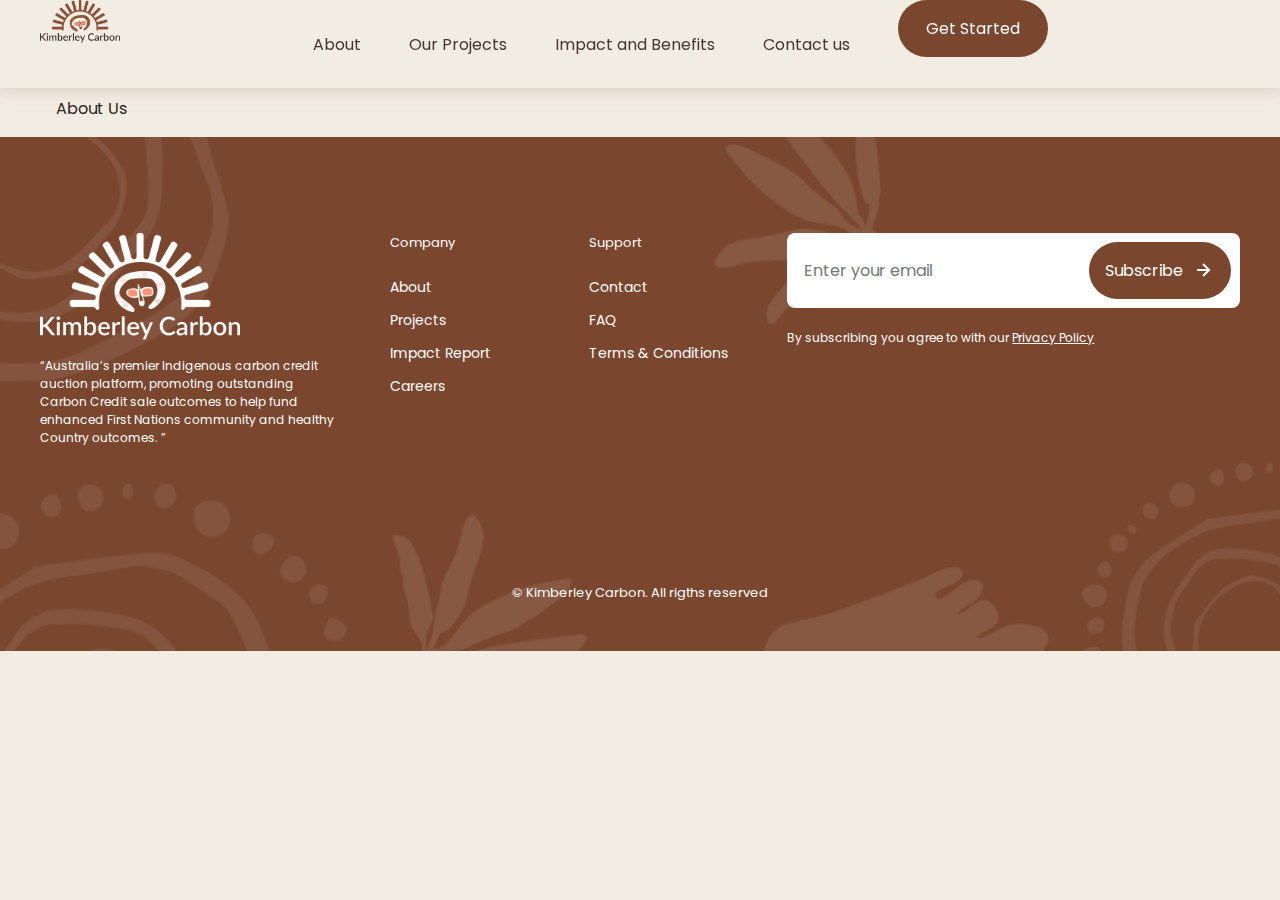
<file: about.html>
<!DOCTYPE html>
<html lang="en">

<head>
    <meta charset="UTF-8">
    <meta name="viewport" content="width=device-width, initial-scale=1.0">

    <!--=============== FAVICON ===============-->
    <link rel="shortcut icon" href="assets/images/Fav-icon.svg" type="image/x-icon">

    <!--=============== Swiper slider ===============-->
    <link rel="stylesheet" href="https://cdn.jsdelivr.net/npm/swiper@10/swiper-bundle.min.css" />

    <!--=============== CSS ===============-->
    <link rel="stylesheet" href="assets/scss/styles.css">

    <title>Kimberley Carbon</title>
</head>

<body>
     <!--==================== HEADER ====================-->
    <header class="header" id="header">
        <nav class="nav container">
            <a href="index.html" class="nav__logo">
                <img src="assets/images/Logo.png" alt="">
            </a>

            <div class="nav__menu" id="nav-menu">
                <ul class="nav__list">
                    <li class="nav__item">
                        <a href="about.html" class="nav__link">About</a>
                    </li>
                    <li class="nav__item">
                        <a href="project.html" class="nav__link">Our Projects</a>
                    </li>
                    <li class="nav__item">
                        <a href="benefits.html" class="nav__link">Impact and Benefits</a>
                    </li>
                    <li class="nav__item">
                        <a href="contact.html" class="nav__link">Contact us</a>
                    </li>
                    <div class="nav__btns">
                        <a class="button" href="contact.html">Get Started</a>
                    </div>
                </ul>

                <div class="nav__close" id="nav-close">
                    <svg xmlns="http://www.w3.org/2000/svg" width="24" height="24" viewBox="0 0 24 24" fill="currentColor"><path d="m16.192 6.344-4.243 4.242-4.242-4.242-1.414 1.414L10.535 12l-4.242 4.242 1.414 1.414 4.242-4.242 4.243 4.242 1.414-1.414L13.364 12l4.242-4.242z"></path></svg>
                </div>
            </div>
            <div class="nav__btns">
                <div class="nav__toggle" id="nav-toggle">
                    <svg xmlns="http://www.w3.org/2000/svg" width="24" height="24" viewBox="0 0 24 24" fill="currentColor"><path d="M4 6h16v2H4zm0 5h16v2H4zm0 5h16v2H4z"></path></svg>
                </div>
            </div>

        </nav>
    </header>

    <main class="main">

        <section class="indigenous-story section container">
            About Us
        </section>


    </main>

   <!--==================== FOOTER ====================-->
    <footer class="footer section">
        <div class="footer__container container grid">
            <div class="footer__content">
                <a href="#" class="footer__logo">
                    <img width="200px" src="/assets/images/KC-Revamp Logo (White).png" alt="">
                </a>

                <p class="footer__title-qoute">
                    <q>Australia’s premier Indigenous carbon credit auction platform, promoting outstanding Carbon
                        Credit
                        sale outcomes to help fund enhanced First Nations community and healthy Country outcomes.
                    </q>
                </p>


            </div>

            <div class="footer__content">
                <p class="footer__title">Company</p>

                <ul class="footer__data">
                    <li class="footer__information">About</li>
                    <li class="footer__information">Projects</li>
                    <li class="footer__information">Impact Report</li>
                    <li class="footer__information">Careers</li>
                </ul>
            </div>

            <div class="footer__content">
                <p class="footer__title">Support</p>

                <ul class="footer__data">
                    <li class="footer__information">Contact</li>
                    <li class="footer__information">FAQ</li>
                    <li class="footer__information">Terms & Conditions</li>
                </ul>
            </div>

            <div class="footer__content">
                <div class="footer__subscribe">
                    <input type="email" placeholder="Enter your email" class="footer__input">

                    <button class="button button--flex footer__button">
                        Subscribe
                        <svg class="button__icon" xmlns="http://www.w3.org/2000/svg" width="24" height="24" viewBox="0 0 24 24" fill="currentColor"><path d="m11.293 17.293 1.414 1.414L19.414 12l-6.707-6.707-1.414 1.414L15.586 11H6v2h9.586z"></path></svg>
                    </button>
                </div>
                <span class="footer__title-small">
                    By subscribing you agree to with our <a href="#">Privacy Policy</a>
                    </p>
            </div>
        </div>

        <p class="footer__copy">&#169; Kimberley Carbon. All rigths reserved</p>
    </footer>

    <!--=============== SCROLL UP ===============-->
    <a href="#" class="scrollup" id="scroll-up">
        <svg class="scrollup__icon" xmlns="http://www.w3.org/2000/svg" width="24" height="24" viewBox="0 0 24 24" fill="currentColor"><path d="M11 8.414V18h2V8.414l4.293 4.293 1.414-1.414L12 4.586l-6.707 6.707 1.414 1.414z"></path></svg>
    </a>
    <!--=============== slider ===============-->
    <script src="https://cdn.jsdelivr.net/npm/swiper@11/swiper-bundle.min.js"></script>
    <!--=============== SCROLL REVEAL ===============-->
    <script src="assets/js/scrollreveal.min.js"></script>

    <!--=============== MAIN JS ===============-->
    <script src="assets/js/main.js"></script>
</body>

</html>
</file>
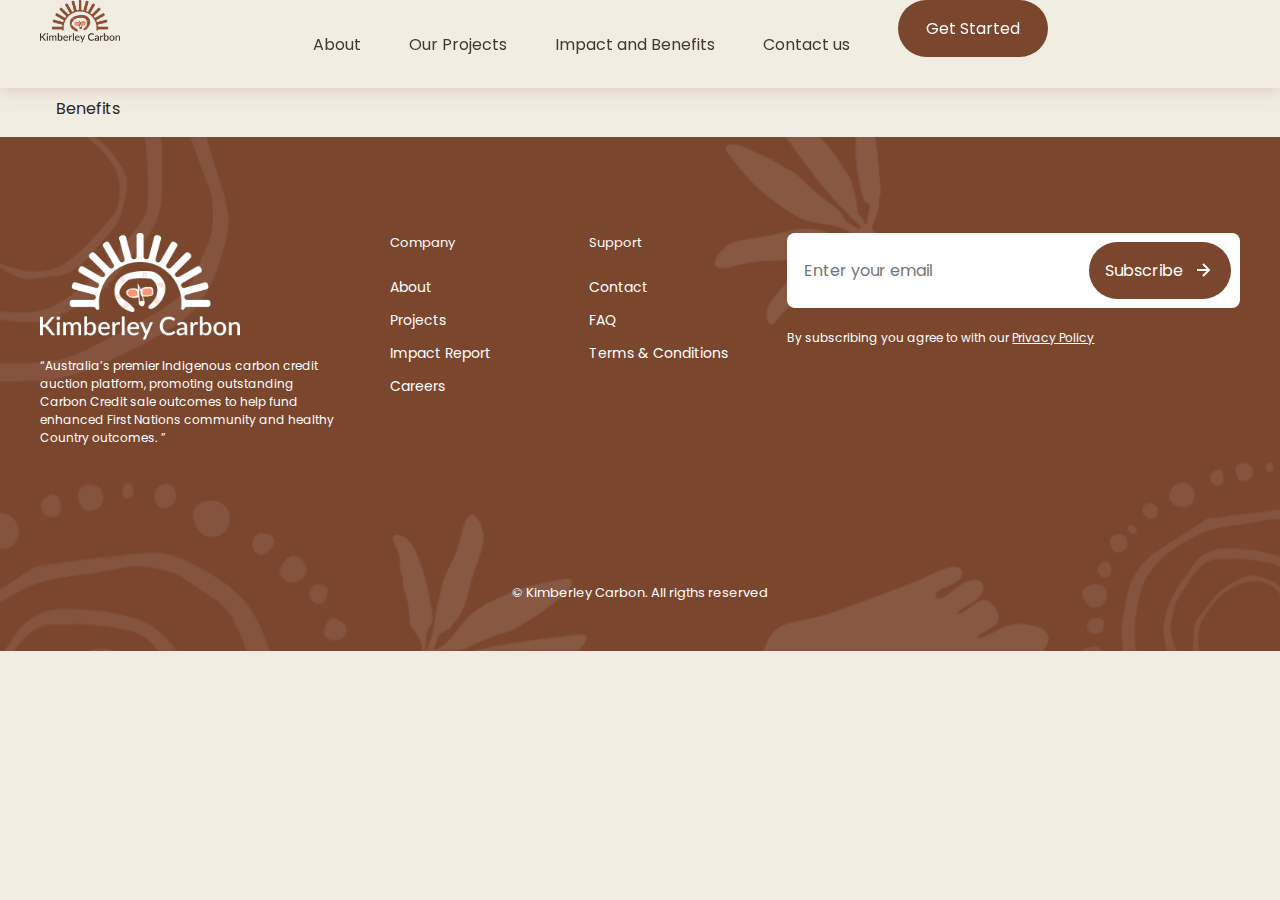
<file: benefits.html>
<!DOCTYPE html>
<html lang="en">

<head>
    <meta charset="UTF-8">
    <meta name="viewport" content="width=device-width, initial-scale=1.0">

    <!--=============== FAVICON ===============-->
    <link rel="shortcut icon" href="assets/images/Fav-icon.svg" type="image/x-icon">

    <!--=============== Swiper slider ===============-->
    <link rel="stylesheet" href="https://cdn.jsdelivr.net/npm/swiper@10/swiper-bundle.min.css" />

    <!--=============== CSS ===============-->
    <link rel="stylesheet" href="assets/scss/styles.css">

    <title>Kimberley Carbon</title>
</head>

<body>
    <!--==================== HEADER ====================-->
    <header class="header" id="header">
        <nav class="nav container">
            <a href="index.html" class="nav__logo">
                <img src="assets/images/Logo.png" alt="">
            </a>

            <div class="nav__menu" id="nav-menu">
                <ul class="nav__list">
                    <li class="nav__item">
                        <a href="about.html" class="nav__link">About</a>
                    </li>
                    <li class="nav__item">
                        <a href="project.html" class="nav__link">Our Projects</a>
                    </li>
                    <li class="nav__item">
                        <a href="benefits.html" class="nav__link">Impact and Benefits</a>
                    </li>
                    <li class="nav__item">
                        <a href="contact.html" class="nav__link">Contact us</a>
                    </li>
                    <div class="nav__btns">
                        <a class="button" href="contact.html">Get Started</a>
                    </div>
                </ul>

                <div class="nav__close" id="nav-close">
                    <svg xmlns="http://www.w3.org/2000/svg" width="24" height="24" viewBox="0 0 24 24" fill="currentColor"><path d="m16.192 6.344-4.243 4.242-4.242-4.242-1.414 1.414L10.535 12l-4.242 4.242 1.414 1.414 4.242-4.242 4.243 4.242 1.414-1.414L13.364 12l4.242-4.242z"></path></svg>
                </div>
            </div>
            <div class="nav__btns">
                <div class="nav__toggle" id="nav-toggle">
                    <svg xmlns="http://www.w3.org/2000/svg" width="24" height="24" viewBox="0 0 24 24" fill="currentColor"><path d="M4 6h16v2H4zm0 5h16v2H4zm0 5h16v2H4z"></path></svg>
                </div>
            </div>

        </nav>
    </header>


    <main class="main">

        <section class="indigenous-story section container">
            Benefits
        </section>

    </main>

     <!--==================== FOOTER ====================-->
    <footer class="footer section">
        <div class="footer__container container grid">
            <div class="footer__content">
                <a href="#" class="footer__logo">
                    <img width="200px" src="assets/images/KC-Revamp Logo (White).png" alt="">
                </a>

                <p class="footer__title-qoute">
                    <q>Australia’s premier Indigenous carbon credit auction platform, promoting outstanding Carbon
                        Credit
                        sale outcomes to help fund enhanced First Nations community and healthy Country outcomes.
                    </q>
                </p>


            </div>

            <div class="footer__content">
                <p class="footer__title">Company</p>

                <ul class="footer__data">
                    <li class="footer__information">About</li>
                    <li class="footer__information">Projects</li>
                    <li class="footer__information">Impact Report</li>
                    <li class="footer__information">Careers</li>
                </ul>
            </div>

            <div class="footer__content">
                <p class="footer__title">Support</p>

                <ul class="footer__data">
                    <li class="footer__information">Contact</li>
                    <li class="footer__information">FAQ</li>
                    <li class="footer__information">Terms & Conditions</li>
                </ul>
            </div>

            <div class="footer__content">
                <div class="footer__subscribe">
                    <input type="email" placeholder="Enter your email" class="footer__input">

                    <button class="button button--flex footer__button">
                        Subscribe
                        <svg class="button__icon" xmlns="http://www.w3.org/2000/svg" width="24" height="24" viewBox="0 0 24 24" fill="currentColor"><path d="m11.293 17.293 1.414 1.414L19.414 12l-6.707-6.707-1.414 1.414L15.586 11H6v2h9.586z"></path></svg>
                    </button>
                </div>
                <span class="footer__title-small">
                    By subscribing you agree to with our <a href="#">Privacy Policy</a>
                    </p>
            </div>
        </div>

        <p class="footer__copy">&#169; Kimberley Carbon. All rigths reserved</p>
    </footer>

    <!--=============== SCROLL UP ===============-->
    <a href="#" class="scrollup" id="scroll-up">
        <svg class="scrollup__icon" xmlns="http://www.w3.org/2000/svg" width="24" height="24" viewBox="0 0 24 24" fill="currentColor"><path d="M11 8.414V18h2V8.414l4.293 4.293 1.414-1.414L12 4.586l-6.707 6.707 1.414 1.414z"></path></svg>
    </a>
    <!--=============== slider ===============-->
    <script src="https://cdn.jsdelivr.net/npm/swiper@11/swiper-bundle.min.js"></script>
    <!--=============== SCROLL REVEAL ===============-->
    <script src="assets/js/scrollreveal.min.js"></script>

    <!--=============== MAIN JS ===============-->
    <script src="assets/js/main.js"></script>
</body>

</html>
</file>
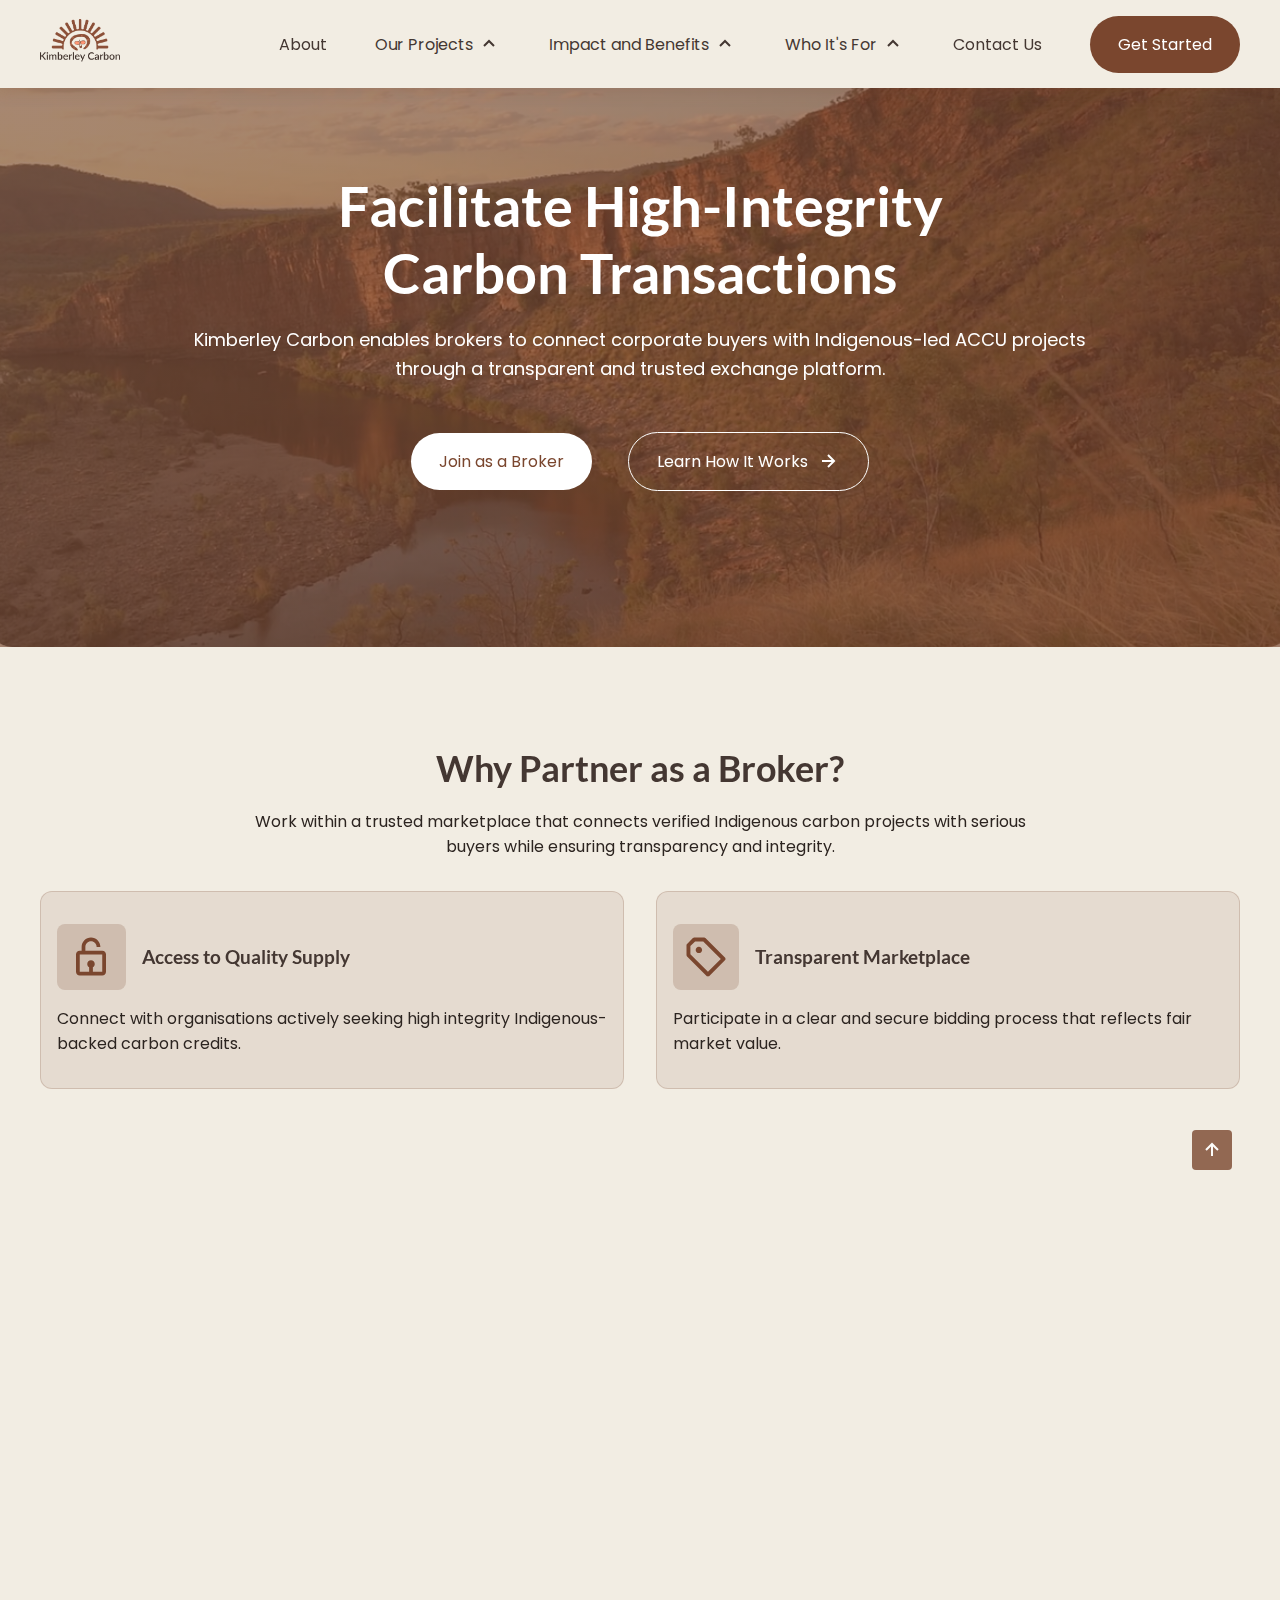
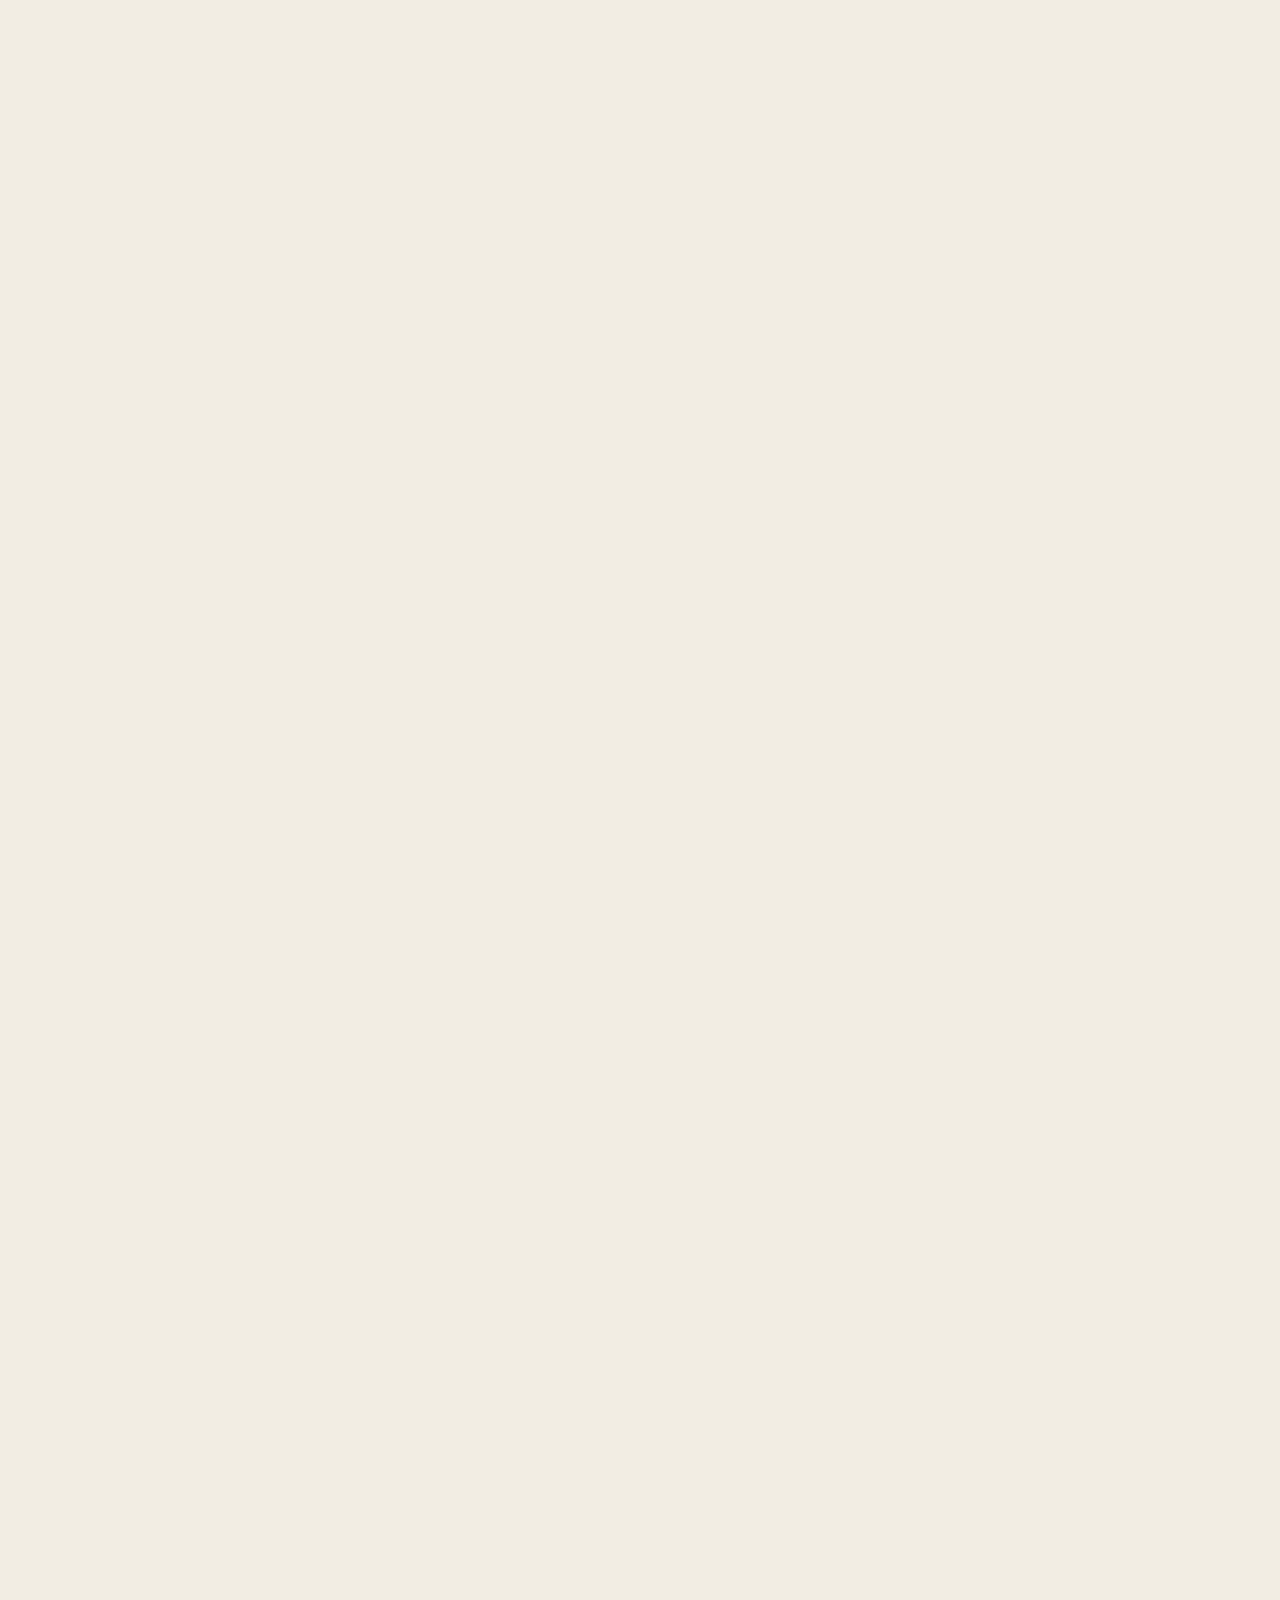
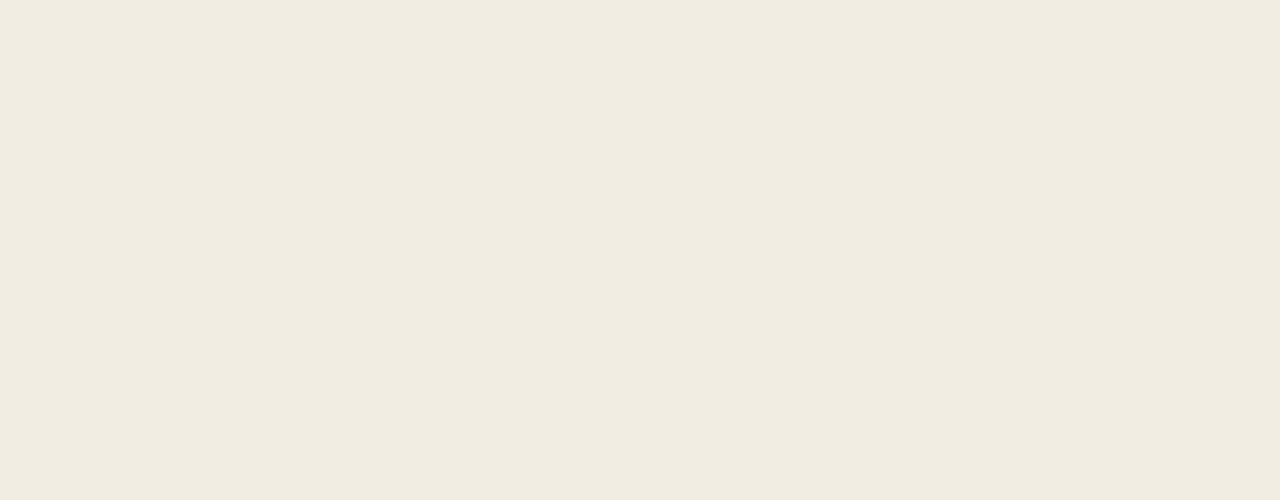
<file: broker.html>
<!DOCTYPE html>
<html lang="en">

<head>
    <meta charset="UTF-8">
    <meta name="viewport" content="width=device-width, initial-scale=1.0">

    <!--=============== FAVICON ===============-->
    <link rel="shortcut icon" href="assets/images/Fav-icon.svg" type="image/x-icon">

    <!--=============== Swiper slider ===============-->
    <link rel="stylesheet" href="https://cdn.jsdelivr.net/npm/swiper@10/swiper-bundle.min.css" />

    <!--=============== CSS ===============-->
    <link rel="stylesheet" href="assets/scss/styles.css">

    <title>Kimberley Carbon</title>
</head>

<body>
    <!--==================== HEADER ====================-->
    <header class="header" id="header">
        <nav class="nav container">

            <div class="nav__data">
                <a href="index.html" class="nav__logo">
                    <img src="assets/images/Logo.png" alt="Logo">
                </a>

                <div class="nav__toggle" id="nav-toggle">
                    <svg class="nav__burger" xmlns="http://www.w3.org/2000/svg" width="24" height="24"
                        viewBox="0 0 24 24" fill="currentColor">
                        <path d="M4 6h16v2H4zm0 5h16v2H4zm0 5h16v2H4z"></path>
                    </svg>
                    <svg class="nav__close" xmlns="http://www.w3.org/2000/svg" width="24" height="24"
                        viewBox="0 0 24 24" fill="currentColor">
                        <path
                            d="m16.192 6.344-4.243 4.242-4.242-4.242-1.414 1.414L10.535 12l-4.242 4.242 1.414 1.414 4.242-4.242 4.243 4.242 1.414-1.414L13.364 12l4.242-4.242z">
                        </path>
                    </svg>
                </div>
            </div>

            <!--=============== NAV MENU ===============-->
            <div class="nav__menu" id="nav-menu">
                <ul class="nav__list">

                    <li>
                        <a href="about.html" class="nav__link">About</a>
                    </li>

                    <!--=============== DROPDOWN PROJECTS ===============-->
                    <li class="dropdown__item">
                        <div class="nav__link">
                            <a href="project.html">Our Projects</a>
                            <svg class="dropdown__arrow" xmlns="http://www.w3.org/2000/svg" width="24" height="24"
                                viewBox="0 0 24 24" fill="currentColor">
                                <path d="m6.293 13.293 1.414 1.414L12 10.414l4.293 4.293 1.414-1.414L12 7.586z"></path>
                            </svg>
                        </div>

                        <ul class="dropdown__menu">
                            <li>
                                <a href="wilinggin-fire-management.html" class="dropdown__link">
                                    Wilinggin
                                </a>
                            </li>

                            <li>
                                <a href="dambimangari-fire-management.html" class="dropdown__link">
                                    Dambimangari
                                </a>
                            </li>

                            <li>
                                <a href="wunambal-gaambera-uunguu-fire-management.html" class="dropdown__link">
                                    Wunambal&nbsp;Gaambera&nbsp;Uunguu
                                </a>
                            </li>
                            <li>
                                <a href="balanggarra-fire-management.html" class="dropdown__link">
                                    Balanggarra
                                </a>
                            </li>
                        </ul>
                    </li>

                    <!--=============== Impact and Benefits ===============-->
                    <li class="dropdown__item">
                        <div class="nav__link">
                            <a href="/">Impact and Benefits</a>
                            <svg class="dropdown__arrow" xmlns="http://www.w3.org/2000/svg" width="24" height="24"
                                viewBox="0 0 24 24" fill="currentColor">
                                <path d="m6.293 13.293 1.414 1.414L12 10.414l4.293 4.293 1.414-1.414L12 7.586z"></path>
                            </svg>
                        </div>

                        <ul class="dropdown__menu">
                            <li>
                                <a href="impact.html" class="dropdown__link">
                                    Impact
                                </a>
                            </li>
                            <li>
                                <a href="benefits.html" class="dropdown__link">
                                    Benefits
                                </a>
                            </li>
                            <li>
                                <a href="wilinggin-impact.html" class="dropdown__link">
                                    Wilinggin&nbsp;Aboriginal&nbsp;Corporation
                                </a>
                            </li>
                        </ul>
                    </li>

                    <!--=============== Impact and Benefits ===============-->
                    <li class="dropdown__item">
                        <div class="nav__link">
                            Who It's For
                            <svg class="dropdown__arrow" xmlns="http://www.w3.org/2000/svg" width="24" height="24"
                                viewBox="0 0 24 24" fill="currentColor">
                                <path d="m6.293 13.293 1.414 1.414L12 10.414l4.293 4.293 1.414-1.414L12 7.586z"></path>
                            </svg>
                        </div>

                        <ul class="dropdown__menu">
                            <li>
                                <a href="seller.html" class="dropdown__link">
                                    Sellers
                                </a>
                            </li>
                            <li>
                                <a href="buyer.html" class="dropdown__link">
                                    Buyers
                                </a>
                            </li>
                            <li>
                                <a href="broker.html" class="dropdown__link">
                                    Broker&nbsp;Services
                                </a>
                            </li>
                        </ul>
                    </li>

                    <li>
                        <a href="contact.html" class="nav__link">Contact Us</a>
                    </li>

                    <li class="nav__button">
                        <a href="contact.html" class="nav__button button">Get Started</a>
                    </li>
                </ul>
            </div>

        </nav>
    </header>


    <main class="main">

        <!--==================== Banner Hero ====================-->
        <section class="banner__section benefit__section">
            <div class="banner__container">
                <div class="banner__content">
                    <h1>
                        Facilitate High-Integrity<br>
                        Carbon Transactions
                    </h1>
                    <p>
                        Kimberley Carbon enables brokers to connect corporate buyers with Indigenous-led ACCU
                        projects<br>
                        through a transparent and trusted exchange platform.
                    </p>
                </div>

                <div class="banner__buttons">
                    <a href="#about" class="button button--flex">
                        Join as a Broker
                    </a>
                    <a href="#about" class="button button--flex button--pill">
                        Learn How It Works
                        <svg class="button__icon" xmlns="http://www.w3.org/2000/svg" width="24" height="24"
                            viewBox="0 0 24 24" fill="currentColor">
                            <path
                                d="m11.293 17.293 1.414 1.414L19.414 12l-6.707-6.707-1.414 1.414L15.586 11H6v2h9.586z">
                            </path>
                        </svg>
                    </a>
                </div>
            </div>
        </section>

        <section class="outcome section">
            <div class="outcome__container  container">
                <div class="outcome__data">
                    <h2 class="outcome__title section__title">
                        Why Partner as a Broker?
                    </h2>

                    <p class="carbon__description">
                        Work within a trusted marketplace that connects verified Indigenous carbon projects with serious
                        buyers while ensuring transparency and integrity.
                    </p>
                </div>


                <div class="outcome__container-cards grid">

                    <div class="outcome__card">
                        <div class="outcome__card-icon">
                            <img src="/assets/images/access-icon.svg" alt="Access to Verified Buyers">
                            <h3>Access to Quality Supply</h3>
                        </div>

                        <div class="outcome__card-data">
                            <p>Connect with organisations actively seeking high integrity Indigenous-backed carbon
                                credits.</p>
                        </div>
                    </div>
                    <div class="outcome__card">
                        <div class="outcome__card-icon">
                            <img src="/assets/images/market-icon.svg" alt="Competitive Market Pricing">
                            <h3>Transparent Marketplace</h3>
                        </div>

                        <div class="outcome__card-data">
                            <p>Participate in a clear and secure bidding process that reflects fair market value.
                            </p>
                        </div>
                    </div>
                    <div class="outcome__card">
                        <div class="outcome__card-icon">
                            <img src="/assets/images/trust-icon.svg" alt="Cultural Governance">
                            <h3>Trusted Relationships</h3>
                        </div>

                        <div class="outcome__card-data">
                            <p>Build long-term partnerships with project developers and corporate buyers committed to
                                high-integrity offsets.</p>
                        </div>
                    </div>
                    <div class="outcome__card">
                        <div class="outcome__card-icon">
                            <img src="/assets/images/listing-icon.svg" alt="Streamlined Listing">
                            <h3>Streamlined Transactions</h3>
                        </div>

                        <div class="outcome__card-data">
                            <p>Benefit from a secure and efficient process that simplifies coordination, documentation,
                                and settlement.</p>
                        </div>
                    </div>
                </div>

            </div>

        </section>


        <!--==================== trusted/partners logo ====================-->
        <section class="trusted__network">
            <div class="trusted__network-container container">
                <div class="trusted__network-data">
                    <h2 class="section__title">Verified, Trusted, and Community-Backed</h2>
                    <p>All ACCUs on our platform are Clean Energy Regulator-verified and supported by leading Indigenous
                        organisations, ensuring every credit delivers genuine environmental and social impact.</p>
                </div>


                <div class="trusted__partner">
                    <a href="https://www.wilinggin.com.au/">
                        <img src="assets/images/partner-logo-1.png" alt="Wilinggin logo">
                    </a>
                    <a href="https://dambimangari.com.au/">
                        <img src="assets/images/partner-logo-2.png" alt="Dambimangari logo">
                    </a>
                    <a href="https://www.wunambalgaambera.org.au/">
                        <img src="assets/images/partner-logo-3.png" alt="Wunambalgaambera logo">
                    </a>
                    <a href="/">
                        <img src="assets/images/partner-logo-4.png" alt="Wanjina-Wunggurr PBC logo">
                    </a>
                </div>
            </div>
        </section>

        <!--==================== How it works ====================-->
        <section class="steps__flow section">
            <div class="steps__flow-container container">
                <div class="steps__flow-data">
                    <h2 class="section__title">How It Works</h2>
                    <p>Easily navigate the carbon market: register, explore available ACCUs, bid competitively, and
                        secure verified offsets with confidence.</p>
                </div>
            </div>

            <div class="steps__flow-cards container grid">
                <div class="steps__flow-card">
                    <div class="steps__flow-icon">
                        <h5>1</h5>
                    </div>
                    <div class="step__flow-icon-data">
                        <h4>Register as a Broker</h4>
                        <p>Create your account and complete onboarding to access listed Indigenous-led ACCUs.</p>
                    </div>

                </div>
                <div class="steps__flow-card">
                    <div class="steps__flow-icon">
                        <h5>2</h5>
                    </div>
                    <div class="step__flow-icon-data">
                        <h4>Review Available Projects</h4>
                        <p>Explore verified carbon projects and assess credit availability, pricing, and documentation.
                        </p>
                    </div>

                </div>
                <div class="steps__flow-card">
                    <div class="steps__flow-icon">
                        <h5>3</h5>
                    </div>
                    <div class="step__flow-icon-data">
                        <h4>Connect Buyers and Sellers</h4>
                        <p>Facilitate introductions, manage negotiations, and coordinate bidding activity.</p>
                    </div>

                </div>
                <div class="steps__flow-card">
                    <div class="steps__flow-icon">
                        <h5>4</h5>
                    </div>
                    <div class="step__flow-icon-data">
                        <h4>Secure Transaction</h4>
                        <p>Complete your sale securely with full Clean Energy Regulator verification, and watch your
                            impact grow.</p>
                    </div>

                </div>

            </div>
        </section>

        <!--==================== newsletter__banner ====================-->
        <section class="newsletter__banner container" id="">
            <div class="newsletter__banner-wrapper">
                <div class="newsletter__banner-container">
                    <div class="newsletter__banner-data">
                        <h2 class="section__title newsletter__banner-title">
                            Environmental Stewardship
                        </h2>

                        <p class="newsletter__banner-description">
                            Right-way fire management delivers measurable climate and biodiversity outcomes across
                            Wilinggin Country. Early dry season burning reduces the risk of destructive late-season
                            wildfires, protecting vulnerable habitats, biodiversity, and sacred cultural sites.
                            <br><br>
                            This approach safeguards existing carbon investments and revegetation projects while
                            demonstrating that traditional knowledge is a proven and scalable climate solution. Through
                            these practices, Wilinggin has achieved a 40% reduction in emissions.
                            <br><br>
                            By applying cultural fire management at scale, Wilinggin contributes to national climate
                            goals and global climate solutions while maintaining ecological balance across 1.4 million
                            hectares of Country.
                        </p>

                        <a href="/" class="button button--white">Register as a Broker</a>
                    </div>
                    <img src="assets/images/newletter-banner.png" alt="" class="newsletter__banner-img" />
                </div>
            </div>
        </section>

    </main>

     <!--==================== FOOTER ====================-->
    <footer class="footer section">
        <div class="footer__container container grid">
            <div class="footer__content">
                <a href="#" class="footer__logo">
                    <img width="200px" src="assets/images/kc-revamp-logo(white).png" alt="Kimberley Carbon Logo">
                </a>

                <p class="footer__title-qoute">
                    <q>Australia’s premier Indigenous carbon credit auction platform, promoting outstanding Carbon
                        Credit sale outcomes to help fund enhanced First Nations community and healthy Country outcomes.
                    </q>
                </p>


            </div>

            <div class="footer__content">
                <p class="footer__title">Company</p>

                <ul class="footer__data">
                    <li class="footer__information">
                        <a href="about.html">About</a>
                    </li>
                    <li class="footer__information">
                        <a href="project.html">Projects</a>
                    </li>
                    <li class="footer__information">
                        <a href="impact.html">Impact</a>
                    </li>
                    <li class="footer__information">
                        <a href="about.html">Benefits</a>
                    </li>
                    
                </ul>
            </div>

            <div class="footer__content">
                <p class="footer__title">Support</p>

                <ul class="footer__data">
                    <li class="footer__information">
                        <a href="contact.html">Contact</a>
                    </li>
                    <li class="footer__information">
                        <a href="broker.html">Broker Services</a>
                    </li>
                    <li class="footer__information">
                        <a href="/">Terms & Conditions</a>
                    </li>
                </ul>
            </div>

            <div class="footer__content">
                <div class="footer__subscribe">
                    <input type="email" placeholder="Enter your email" class="footer__input">

                    <button class="button button--flex footer__button">
                        Subscribe
                        <svg class="button__icon" xmlns="http://www.w3.org/2000/svg" width="24" height="24" viewBox="0 0 24 24" fill="currentColor"><path d="m11.293 17.293 1.414 1.414L19.414 12l-6.707-6.707-1.414 1.414L15.586 11H6v2h9.586z"></path></svg>
                    </button>
                </div>
                <span class="footer__title-small">
                    By subscribing you agree to with our <a href="#">Privacy Policy</a>
                    </p>
            </div>
        </div>

        <p class="footer__copy">&#169; Kimberley Carbon. All rigths reserved</p>
    </footer>

    <!--=============== SCROLL UP ===============-->
    <a href="#" class="scrollup" id="scroll-up">
        <svg class="scrollup__icon" xmlns="http://www.w3.org/2000/svg" width="24" height="24" viewBox="0 0 24 24"
            fill="currentColor">
            <path d="M11 8.414V18h2V8.414l4.293 4.293 1.414-1.414L12 4.586l-6.707 6.707 1.414 1.414z"></path>
        </svg>
    </a>
    <!--=============== slider ===============-->
    <script src="https://cdn.jsdelivr.net/npm/swiper@11/swiper-bundle.min.js"></script>
    <!--=============== SCROLL REVEAL ===============-->
    <script src="assets/js/scrollreveal.min.js"></script>

    <!--=============== MAIN JS ===============-->
    <script src="assets/js/main.js"></script>
</body>

</html>
</file>
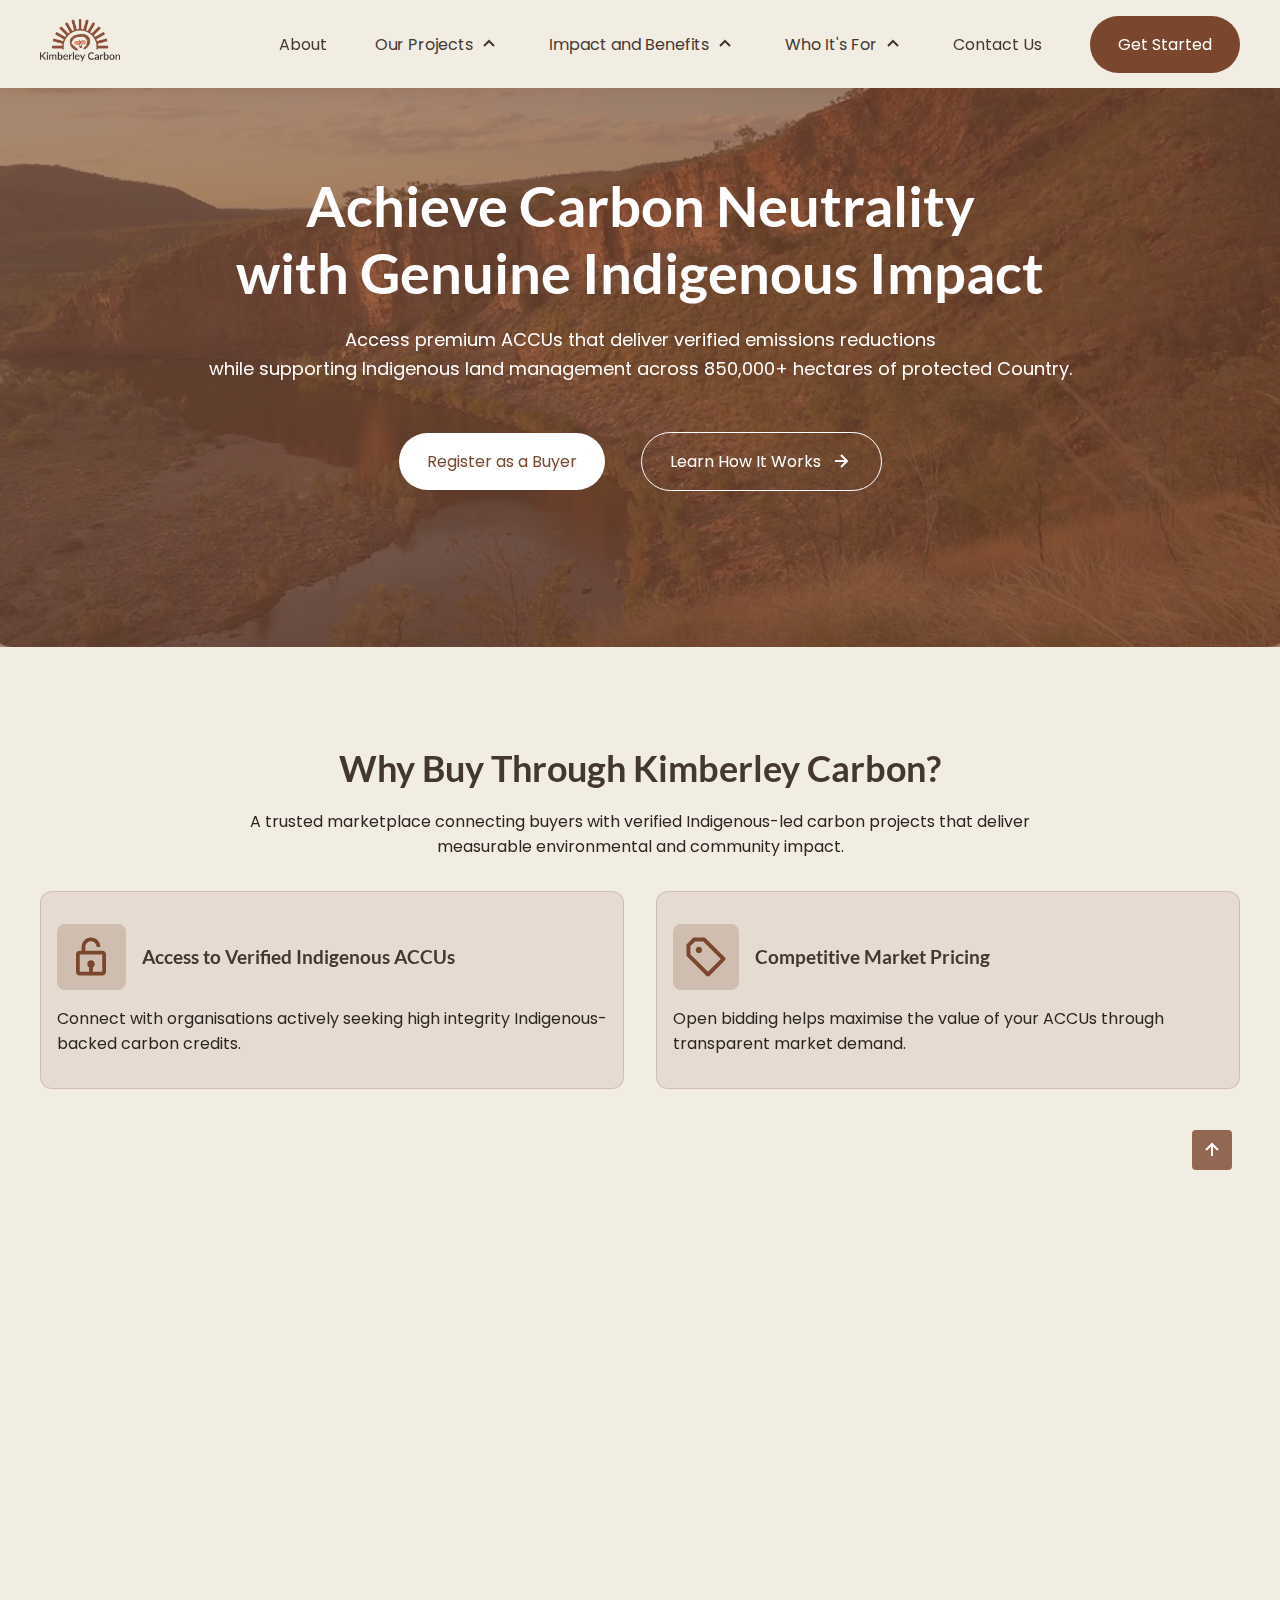
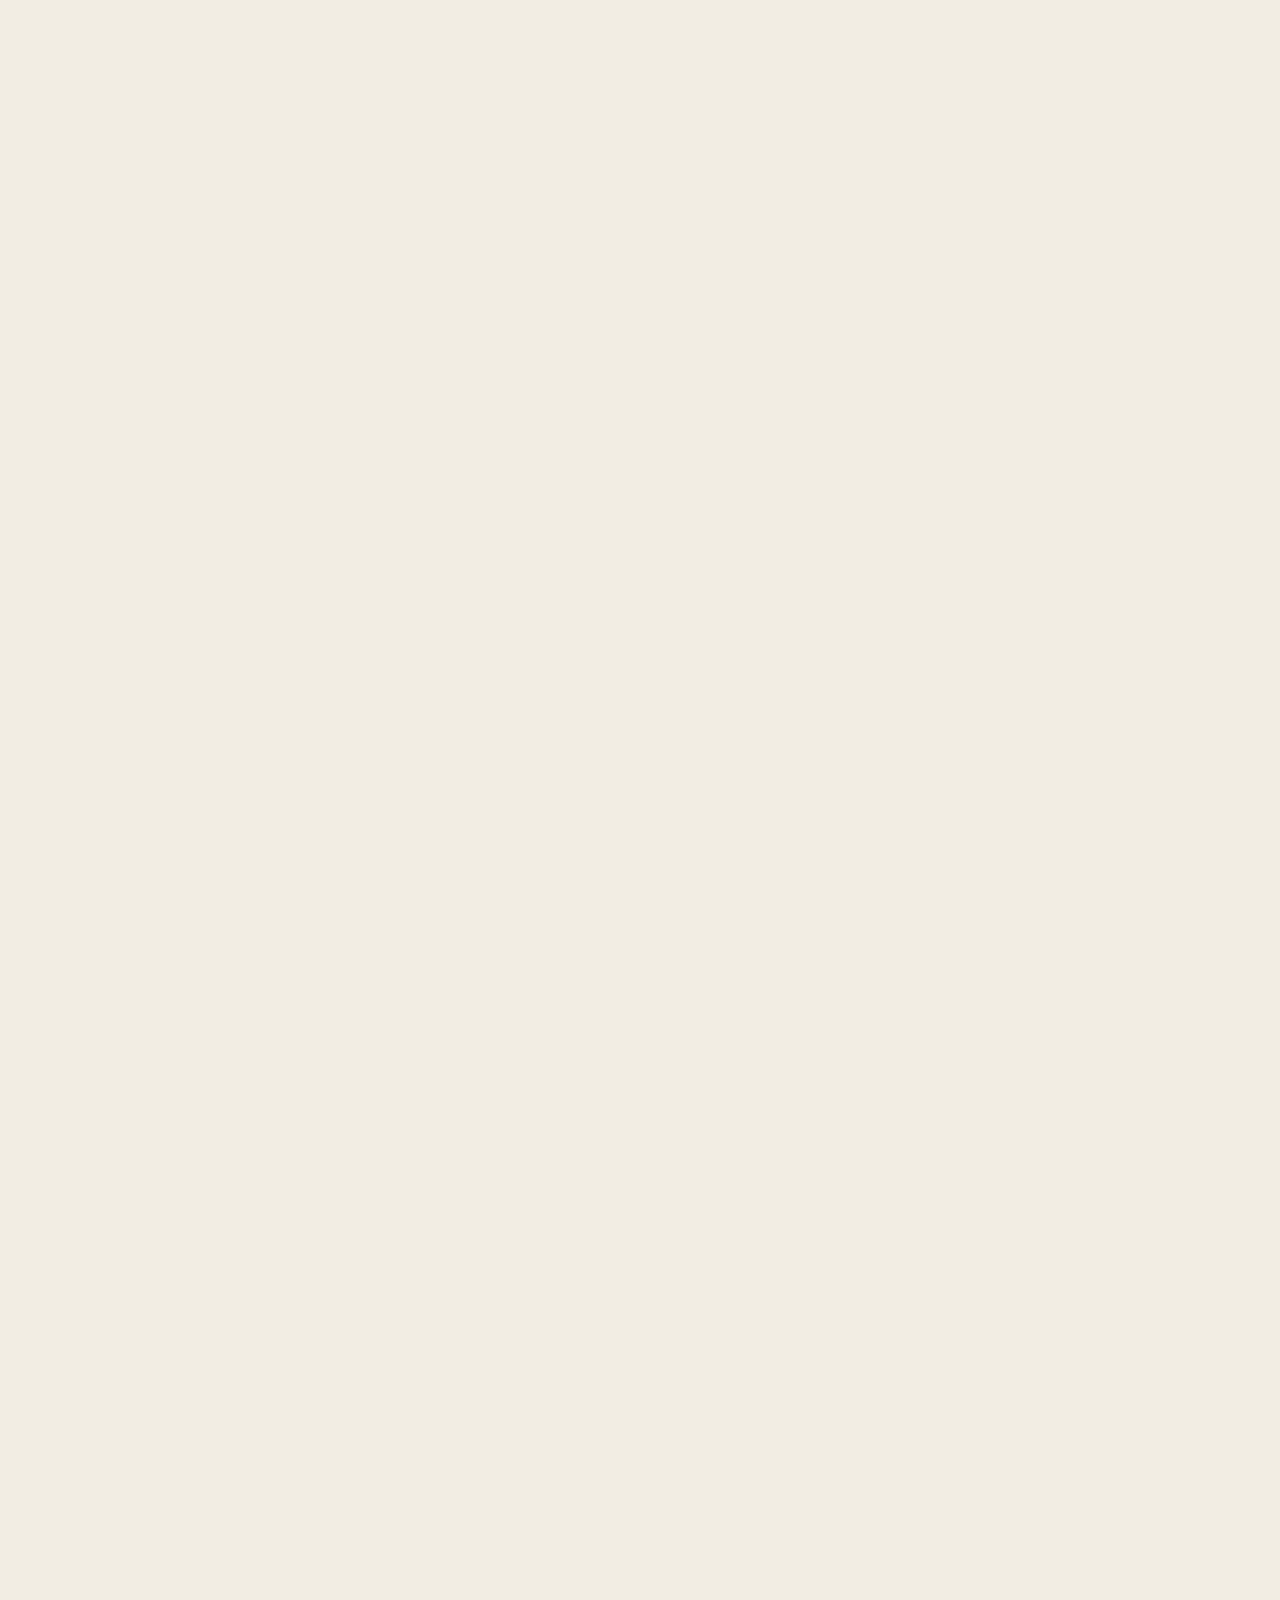
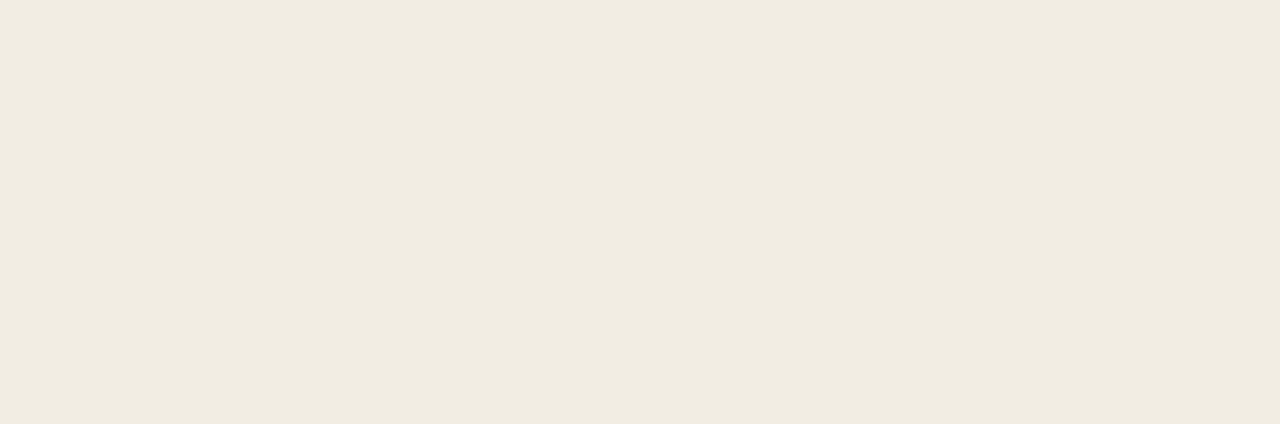
<file: buyer.html>
<!DOCTYPE html>
<html lang="en">

<head>
    <meta charset="UTF-8">
    <meta name="viewport" content="width=device-width, initial-scale=1.0">

    <!--=============== FAVICON ===============-->
    <link rel="shortcut icon" href="assets/images/Fav-icon.svg" type="image/x-icon">

    <!--=============== Swiper slider ===============-->
    <link rel="stylesheet" href="https://cdn.jsdelivr.net/npm/swiper@10/swiper-bundle.min.css" />

    <!--=============== CSS ===============-->
    <link rel="stylesheet" href="assets/scss/styles.css">

    <title>Kimberley Carbon</title>
</head>

<body>
    <!--==================== HEADER ====================-->
    <header class="header" id="header">
        <nav class="nav container">

            <div class="nav__data">
                <a href="index.html" class="nav__logo">
                    <img src="assets/images/Logo.png" alt="Logo">
                </a>

                <div class="nav__toggle" id="nav-toggle">
                    <svg class="nav__burger" xmlns="http://www.w3.org/2000/svg" width="24" height="24"
                        viewBox="0 0 24 24" fill="currentColor">
                        <path d="M4 6h16v2H4zm0 5h16v2H4zm0 5h16v2H4z"></path>
                    </svg>
                    <svg class="nav__close" xmlns="http://www.w3.org/2000/svg" width="24" height="24"
                        viewBox="0 0 24 24" fill="currentColor">
                        <path
                            d="m16.192 6.344-4.243 4.242-4.242-4.242-1.414 1.414L10.535 12l-4.242 4.242 1.414 1.414 4.242-4.242 4.243 4.242 1.414-1.414L13.364 12l4.242-4.242z">
                        </path>
                    </svg>
                </div>
            </div>

            <!--=============== NAV MENU ===============-->
            <div class="nav__menu" id="nav-menu">
                <ul class="nav__list">

                    <li>
                        <a href="about.html" class="nav__link">About</a>
                    </li>

                    <!--=============== DROPDOWN PROJECTS ===============-->
                    <li class="dropdown__item">
                        <div class="nav__link">
                            <a href="project.html">Our Projects</a>
                            <svg class="dropdown__arrow" xmlns="http://www.w3.org/2000/svg" width="24" height="24"
                                viewBox="0 0 24 24" fill="currentColor">
                                <path d="m6.293 13.293 1.414 1.414L12 10.414l4.293 4.293 1.414-1.414L12 7.586z"></path>
                            </svg>
                        </div>

                        <ul class="dropdown__menu">
                            <li>
                                <a href="wilinggin-fire-management.html" class="dropdown__link">
                                    Wilinggin
                                </a>
                            </li>

                            <li>
                                <a href="dambimangari-fire-management.html" class="dropdown__link">
                                    Dambimangari
                                </a>
                            </li>

                            <li>
                                <a href="wunambal-gaambera-uunguu-fire-management.html" class="dropdown__link">
                                    Wunambal&nbsp;Gaambera&nbsp;Uunguu
                                </a>
                            </li>
                            <li>
                                <a href="balanggarra-fire-management.html" class="dropdown__link">
                                    Balanggarra
                                </a>
                            </li>
                        </ul>
                    </li>

                    <!--=============== Impact and Benefits ===============-->
                    <li class="dropdown__item">
                        <div class="nav__link">
                            <a href="/">Impact and Benefits</a>
                            <svg class="dropdown__arrow" xmlns="http://www.w3.org/2000/svg" width="24" height="24"
                                viewBox="0 0 24 24" fill="currentColor">
                                <path d="m6.293 13.293 1.414 1.414L12 10.414l4.293 4.293 1.414-1.414L12 7.586z"></path>
                            </svg>
                        </div>

                        <ul class="dropdown__menu">
                            <li>
                                <a href="impact.html" class="dropdown__link">
                                    Impact
                                </a>
                            </li>
                            <li>
                                <a href="benefits.html" class="dropdown__link">
                                    Benefits
                                </a>
                            </li>
                            <li>
                                <a href="wilinggin-impact.html" class="dropdown__link">
                                    Wilinggin&nbsp;Aboriginal&nbsp;Corporation
                                </a>
                            </li>
                        </ul>
                    </li>

                    <!--=============== Impact and Benefits ===============-->
                    <li class="dropdown__item">
                        <div class="nav__link">
                            Who It's For
                            <svg class="dropdown__arrow" xmlns="http://www.w3.org/2000/svg" width="24" height="24"
                                viewBox="0 0 24 24" fill="currentColor">
                                <path d="m6.293 13.293 1.414 1.414L12 10.414l4.293 4.293 1.414-1.414L12 7.586z"></path>
                            </svg>
                        </div>

                        <ul class="dropdown__menu">
                            <li>
                                <a href="seller.html" class="dropdown__link">
                                    Sellers
                                </a>
                            </li>
                            <li>
                                <a href="buyer.html" class="dropdown__link">
                                    Buyers
                                </a>
                            </li>
                            <li>
                                <a href="broker.html" class="dropdown__link">
                                    Broker&nbsp;Services
                                </a>
                            </li>
                        </ul>
                    </li>

                    <li>
                        <a href="contact.html" class="nav__link">Contact Us</a>
                    </li>

                    <li class="nav__button">
                        <a href="contact.html" class="nav__button button">Get Started</a>
                    </li>
                </ul>
            </div>

        </nav>
    </header>


    <main class="main">

        <!--==================== Banner Hero ====================-->
        <section class="banner__section benefit__section">
            <div class="banner__container">
                <div class="banner__content">
                    <h1>
                        Achieve Carbon Neutrality<br>
                        with Genuine Indigenous Impact
                    </h1>
                    <p>
                        Access premium ACCUs that deliver verified emissions reductions<br>
                        while supporting Indigenous land management across 850,000+ hectares of protected Country.
                    </p>
                </div>

                <div class="banner__buttons">
                    <a href="#about" class="button button--flex">
                        Register as a Buyer
                    </a>
                    <a href="#about" class="button button--flex button--pill">
                        Learn How It Works
                        <svg class="button__icon" xmlns="http://www.w3.org/2000/svg" width="24" height="24"
                            viewBox="0 0 24 24" fill="currentColor">
                            <path
                                d="m11.293 17.293 1.414 1.414L19.414 12l-6.707-6.707-1.414 1.414L15.586 11H6v2h9.586z">
                            </path>
                        </svg>
                    </a>
                </div>
            </div>
        </section>

        <section class="outcome section">
            <div class="outcome__container  container">
                <div class="outcome__data">
                    <h2 class="outcome__title section__title">
                        Why Buy Through Kimberley Carbon?
                    </h2>

                    <p class="carbon__description">
                        A trusted marketplace connecting buyers with verified Indigenous-led carbon projects that
                        deliver measurable environmental and community impact.
                    </p>
                </div>


                <div class="outcome__container-cards grid">

                    <div class="outcome__card">
                        <div class="outcome__card-icon">
                            <img src="assets/images/access-icon.svg" alt="Access to Verified Buyers">
                            <h3>Access to Verified Indigenous ACCUs</h3>
                        </div>

                        <div class="outcome__card-data">
                            <p>Connect with organisations actively seeking high integrity Indigenous-backed carbon
                                credits.</p>
                        </div>
                    </div>
                    <div class="outcome__card">
                        <div class="outcome__card-icon">
                            <img src="assets/images/market-icon.svg" alt="Competitive Market Pricing">
                            <h3>Competitive Market Pricing</h3>
                        </div>

                        <div class="outcome__card-data">
                            <p>Open bidding helps maximise the value of your ACCUs through transparent market demand.
                            </p>
                        </div>
                    </div>
                    <div class="outcome__card">
                        <div class="outcome__card-icon">
                            <img src="assets/images/goverance-icon.svg" alt="Cultural Governance">
                            <h3>Respect for Cultural Governance</h3>
                        </div>

                        <div class="outcome__card-data">
                            <p>We work alongside Traditional Owners to ensure cultural authority and community
                                priorities are upheld.</p>
                        </div>
                    </div>
                    <div class="outcome__card">
                        <div class="outcome__card-icon">
                            <img src="assets/images/cultural-icon.svg" alt="Streamlined Listing">
                            <h3>Community and Cultural Benefit</h3>
                        </div>

                        <div class="outcome__card-data">
                            <p>Ensure your investment supports Indigenous employment, cultural knowledge, and lasting
                                community development.</p>
                        </div>
                    </div>
                </div>

            </div>

        </section>


        <!--==================== trusted/partners logo ====================-->
        <section class="trusted__network">
            <div class="trusted__network-container container">
                <div class="trusted__network-data">
                    <h2 class="section__title">Verified, Trusted, and Community-Backed</h2>
                    <p>All ACCUs on our platform are Clean Energy Regulator-verified and supported by leading Indigenous
                        organisations, ensuring every credit delivers genuine environmental and social impact.</p>
                </div>


                <div class="trusted__partner">
                    <a href="https://www.wilinggin.com.au/">
                        <img src="assets/images/partner-logo-1.png" alt="Wilinggin logo">
                    </a>
                    <a href="https://dambimangari.com.au/">
                        <img src="assets/images/partner-logo-2.png" alt="Dambimangari logo">
                    </a>
                    <a href="https://www.wunambalgaambera.org.au/">
                        <img src="assets/images/partner-logo-3.png" alt="Wunambalgaambera logo">
                    </a>
                    <a href="/">
                        <img src="assets/images/partner-logo-4.png" alt="Wanjina-Wunggurr PBC logo">
                    </a>
                </div>
            </div>
        </section>

        <!--==================== How it works ====================-->
        <section class="steps__flow section">
            <div class="steps__flow-container container">
                <div class="steps__flow-data">
                    <h2 class="section__title">How It Works</h2>
                    <p>A structured and transparent process designed to help you list, market, and sell your ACCUs with
                        confidence.</p>
                </div>
            </div>

            <div class="steps__flow-cards container grid">
                <div class="steps__flow-card">
                    <div class="steps__flow-icon">
                        <h5>1</h5>
                    </div>
                    <div class="step__flow-icon-data">
                        <h4>Register as Buyer</h4>
                        <p>Create your account to start purchasing offsets.</p>
                    </div>

                </div>
                <div class="steps__flow-card">
                    <div class="steps__flow-icon">
                        <h5>2</h5>
                    </div>
                    <div class="step__flow-icon-data">
                        <h4>Review Listed ACCUs</h4>
                        <p>Browse available carbon credits and project details.
                        </p>
                    </div>

                </div>
                <div class="steps__flow-card">
                    <div class="steps__flow-icon">
                        <h5>3</h5>
                    </div>
                    <div class="step__flow-icon-data">
                        <h4>Participate in Bidding</h4>
                        <p>Place bids and compete for desired ACCUs.</p>
                    </div>

                </div>
                <div class="steps__flow-card">
                    <div class="steps__flow-icon">
                        <h5>4</h5>
                    </div>
                    <div class="step__flow-icon-data">
                        <h4>Secure Transaction</h4>
                        <p>Finalize purchases and receive certified credits.</p>
                    </div>

                </div>

            </div>
        </section>

        <!--==================== newsletter__banner ====================-->
        <section class="newsletter__banner container" id="">
            <div class="newsletter__banner-wrapper">
                <div class="newsletter__banner-container">
                    <div class="newsletter__banner-data">
                        <h2 class="section__title newsletter__banner-title">
                            Maximise Your Carbon Value While Supporting Indigenous-Led Impact
                        </h2>

                        <p class="newsletter__banner-description">
                            Join the Indigenous Carbon Exchange to access a transparent platform that ensures
                            competitive pricing while supporting Indigenous communities. Every transaction drives
                            sustainable land management, preserves cultural knowledge, protects biodiversity, and
                            delivers measurable climate action. Strengthen community resilience and make a meaningful
                            impact with every ACCU you sell, buy, or broker.
                        </p>

                        <a href="/" class="button button--white">Register as a Buyer</a>
                    </div>
                    <img src="assets/images/newletter-banner.png" alt="" class="newsletter__banner-img" />
                </div>
            </div>
        </section>

    </main>

     <!--==================== FOOTER ====================-->
    <footer class="footer section">
        <div class="footer__container container grid">
            <div class="footer__content">
                <a href="#" class="footer__logo">
                    <img width="200px" src="assets/images/kc-revamp-logo(white).png" alt="Kimberley Carbon Logo">
                </a>

                <p class="footer__title-qoute">
                    <q>Australia’s premier Indigenous carbon credit auction platform, promoting outstanding Carbon
                        Credit sale outcomes to help fund enhanced First Nations community and healthy Country outcomes.
                    </q>
                </p>


            </div>

            <div class="footer__content">
                <p class="footer__title">Company</p>

                <ul class="footer__data">
                    <li class="footer__information">
                        <a href="about.html">About</a>
                    </li>
                    <li class="footer__information">
                        <a href="project.html">Projects</a>
                    </li>
                    <li class="footer__information">
                        <a href="impact.html">Impact</a>
                    </li>
                    <li class="footer__information">
                        <a href="about.html">Benefits</a>
                    </li>
                    
                </ul>
            </div>

            <div class="footer__content">
                <p class="footer__title">Support</p>

                <ul class="footer__data">
                    <li class="footer__information">
                        <a href="contact.html">Contact</a>
                    </li>
                    <li class="footer__information">
                        <a href="broker.html">Broker Services</a>
                    </li>
                    <li class="footer__information">
                        <a href="/">Terms & Conditions</a>
                    </li>
                </ul>
            </div>

            <div class="footer__content">
                <div class="footer__subscribe">
                    <input type="email" placeholder="Enter your email" class="footer__input">

                    <button class="button button--flex footer__button">
                        Subscribe
                        <svg class="button__icon" xmlns="http://www.w3.org/2000/svg" width="24" height="24" viewBox="0 0 24 24" fill="currentColor"><path d="m11.293 17.293 1.414 1.414L19.414 12l-6.707-6.707-1.414 1.414L15.586 11H6v2h9.586z"></path></svg>
                    </button>
                </div>
                <span class="footer__title-small">
                    By subscribing you agree to with our <a href="#">Privacy Policy</a>
                    </p>
            </div>
        </div>

        <p class="footer__copy">&#169; Kimberley Carbon. All rigths reserved</p>
    </footer>

    <!--=============== SCROLL UP ===============-->
    <a href="#" class="scrollup" id="scroll-up">
        <svg class="scrollup__icon" xmlns="http://www.w3.org/2000/svg" width="24" height="24" viewBox="0 0 24 24"
            fill="currentColor">
            <path d="M11 8.414V18h2V8.414l4.293 4.293 1.414-1.414L12 4.586l-6.707 6.707 1.414 1.414z"></path>
        </svg>
    </a>
    <!--=============== slider ===============-->
    <script src="https://cdn.jsdelivr.net/npm/swiper@11/swiper-bundle.min.js"></script>
    <!--=============== SCROLL REVEAL ===============-->
    <script src="assets/js/scrollreveal.min.js"></script>

    <!--=============== MAIN JS ===============-->
    <script src="assets/js/main.js"></script>
</body>

</html>
</file>
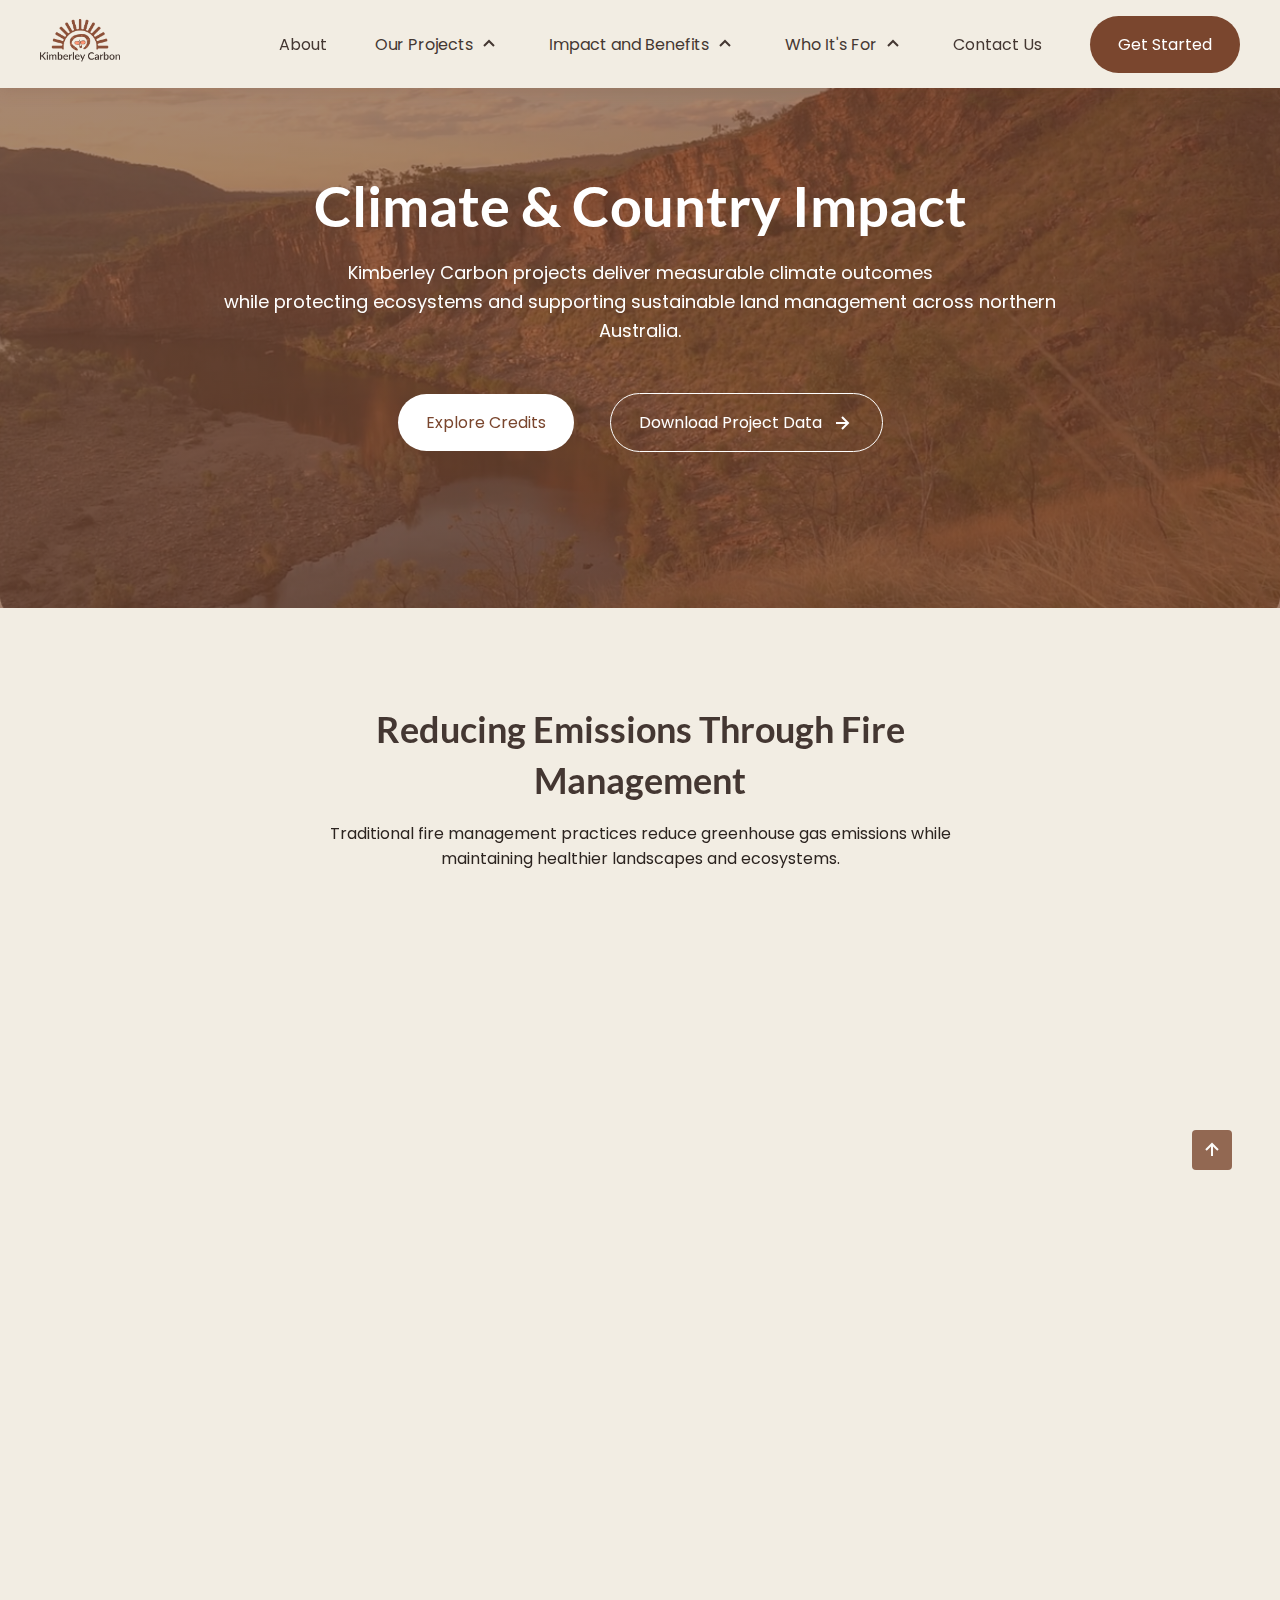
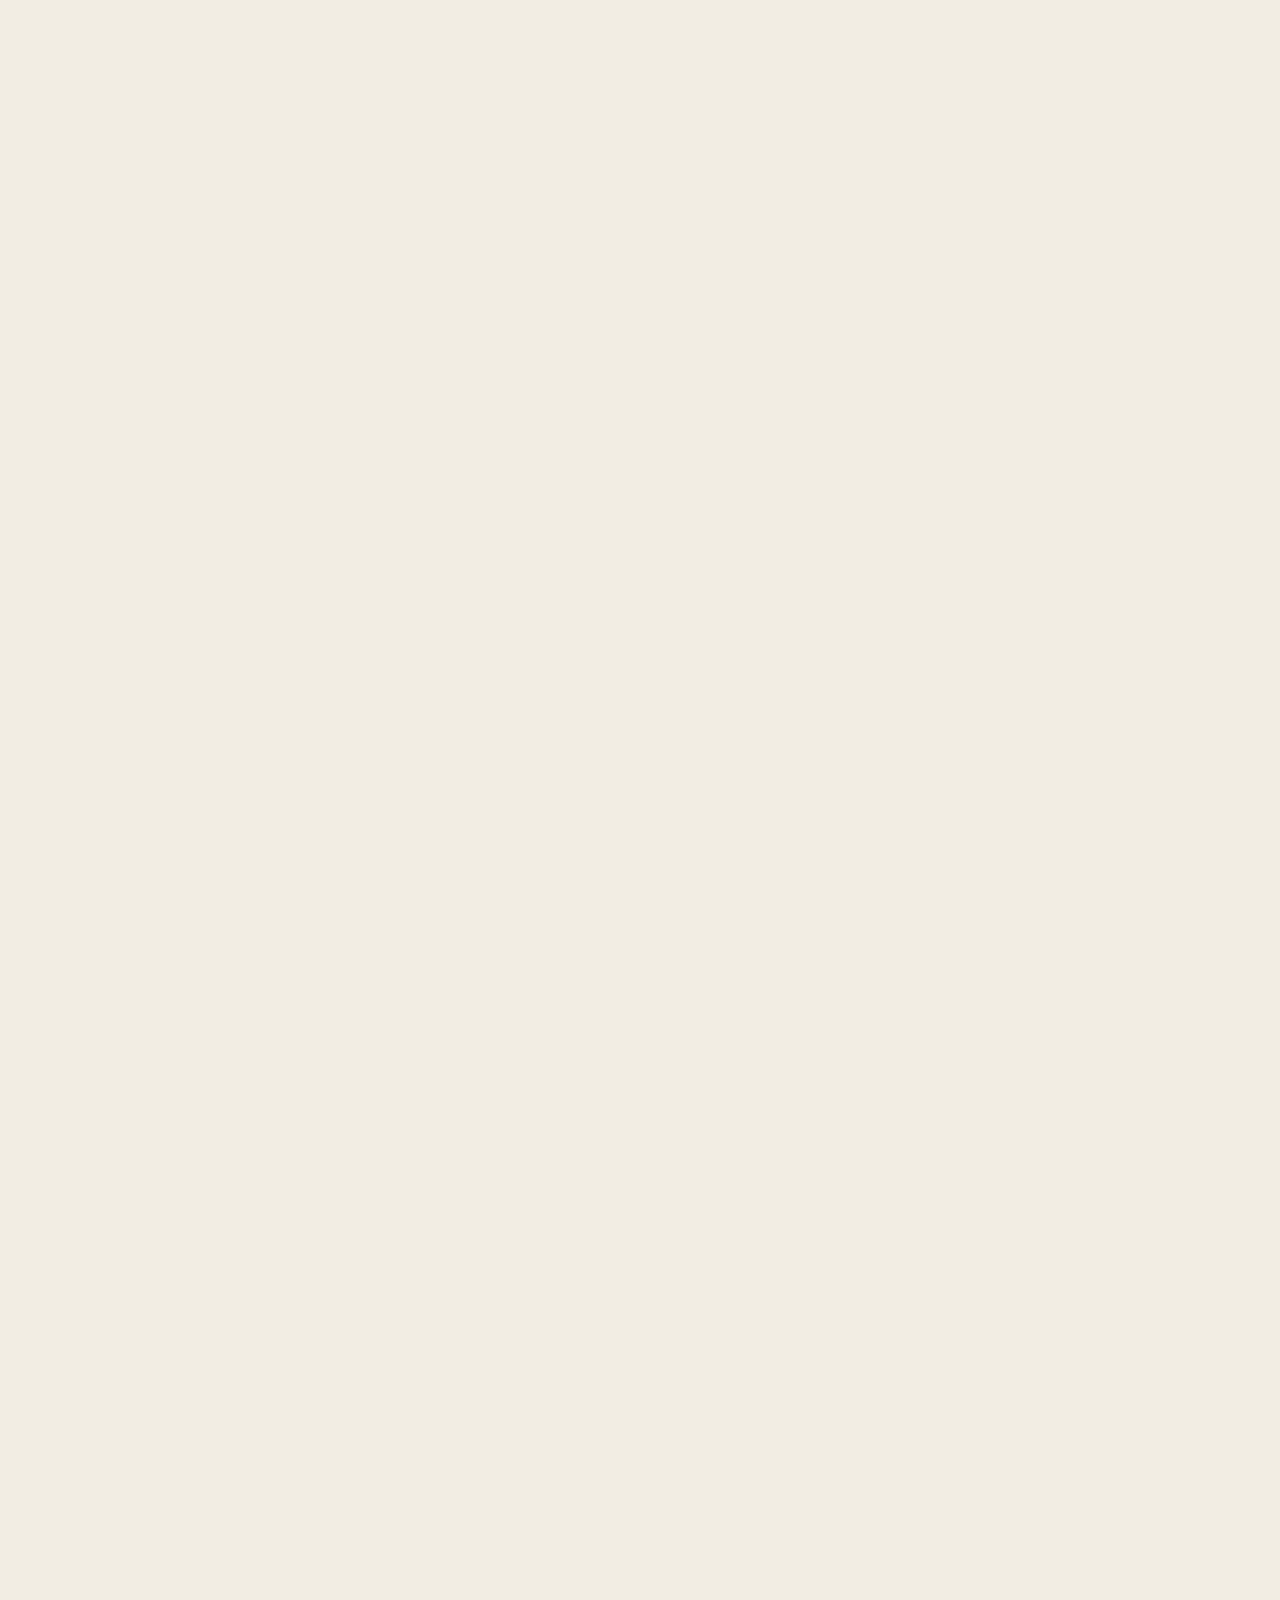
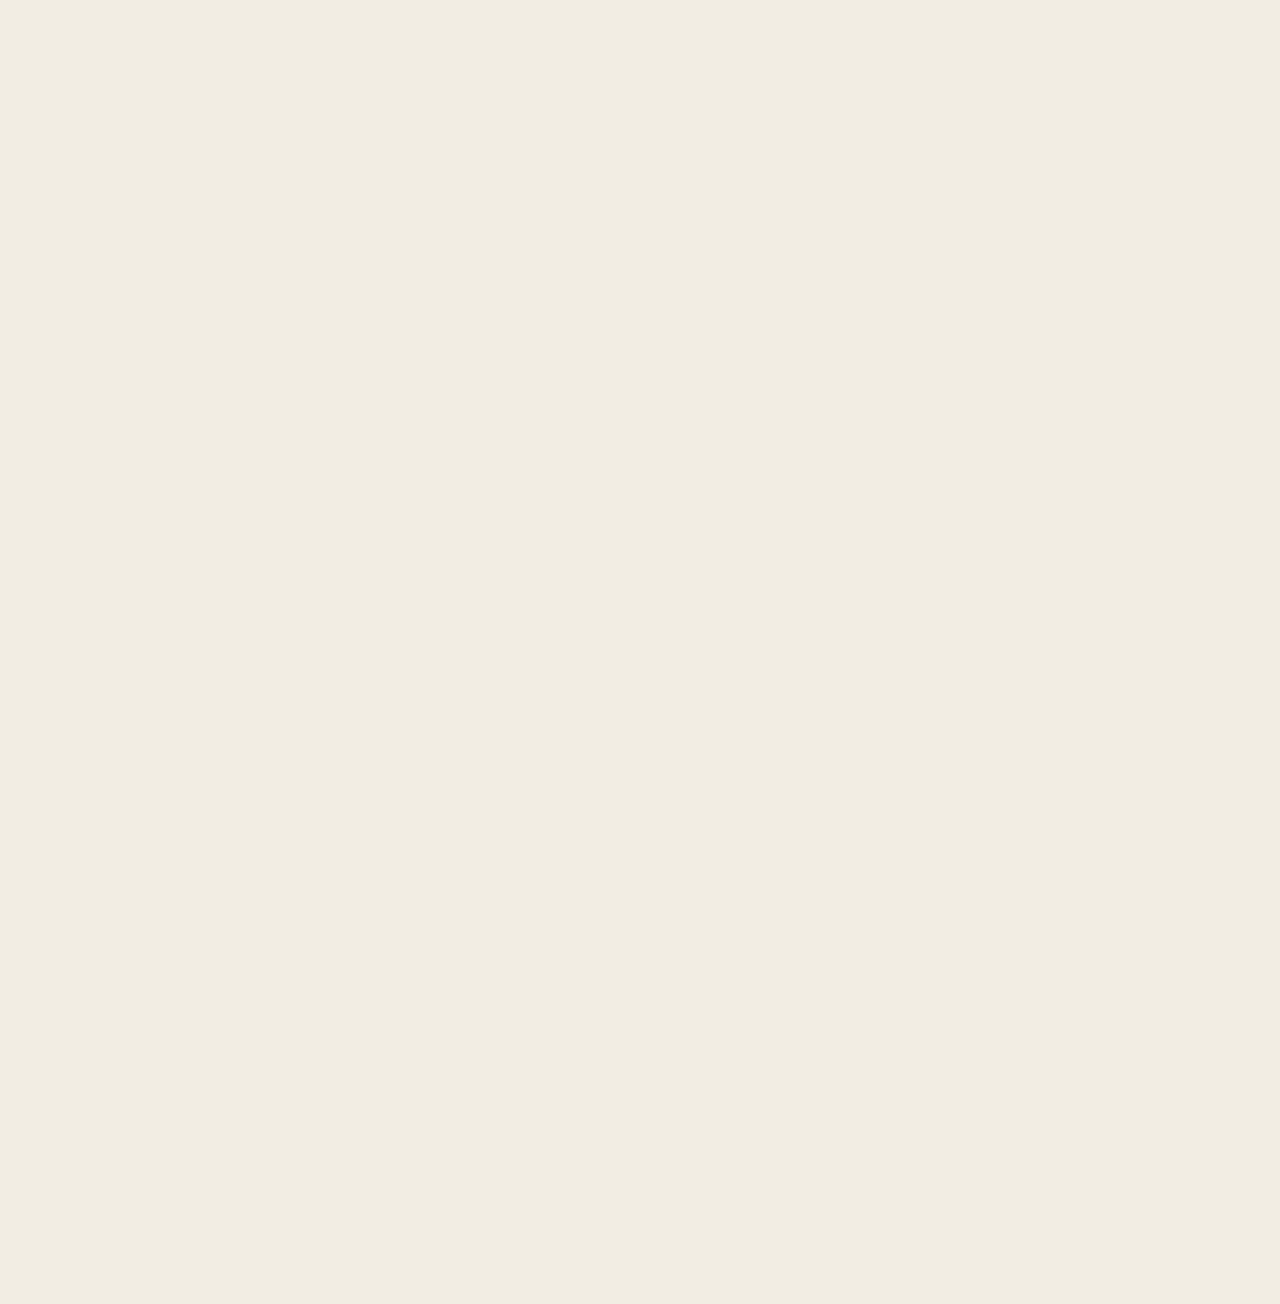
<file: impact.html>
<!DOCTYPE html>
<html lang="en">

<head>
    <meta charset="UTF-8">
    <meta name="viewport" content="width=device-width, initial-scale=1.0">

    <!--=============== FAVICON ===============-->
    <link rel="shortcut icon" href="assets/images/Fav-icon.svg" type="image/x-icon">

    <!--=============== Swiper slider ===============-->
    <link rel="stylesheet" href="https://cdn.jsdelivr.net/npm/swiper@10/swiper-bundle.min.css" />

    <!--=============== CSS ===============-->
    <link rel="stylesheet" href="assets/scss/styles.css">

    <title>Kimberley Carbon</title>
</head>

<body>
    <!--==================== HEADER ====================-->
    <header class="header" id="header">
        <nav class="nav container">

            <div class="nav__data">
                <a href="index.html" class="nav__logo">
                    <img src="assets/images/Logo.png" alt="Logo">
                </a>

                <div class="nav__toggle" id="nav-toggle">
                    <svg class="nav__burger" xmlns="http://www.w3.org/2000/svg" width="24" height="24"
                        viewBox="0 0 24 24" fill="currentColor">
                        <path d="M4 6h16v2H4zm0 5h16v2H4zm0 5h16v2H4z"></path>
                    </svg>
                    <svg class="nav__close" xmlns="http://www.w3.org/2000/svg" width="24" height="24"
                        viewBox="0 0 24 24" fill="currentColor">
                        <path
                            d="m16.192 6.344-4.243 4.242-4.242-4.242-1.414 1.414L10.535 12l-4.242 4.242 1.414 1.414 4.242-4.242 4.243 4.242 1.414-1.414L13.364 12l4.242-4.242z">
                        </path>
                    </svg>
                </div>
            </div>

            <!--=============== NAV MENU ===============-->
            <div class="nav__menu" id="nav-menu">
                <ul class="nav__list">

                    <li>
                        <a href="about.html" class="nav__link">About</a>
                    </li>

                    <!--=============== DROPDOWN PROJECTS ===============-->
                    <li class="dropdown__item">
                        <div class="nav__link">
                            <a href="project.html">Our Projects</a>
                            <svg class="dropdown__arrow" xmlns="http://www.w3.org/2000/svg" width="24" height="24"
                                viewBox="0 0 24 24" fill="currentColor">
                                <path d="m6.293 13.293 1.414 1.414L12 10.414l4.293 4.293 1.414-1.414L12 7.586z"></path>
                            </svg>
                        </div>

                        <ul class="dropdown__menu">
                            <li>
                                <a href="wilinggin-fire-management.html" class="dropdown__link">
                                    Wilinggin
                                </a>
                            </li>

                            <li>
                                <a href="dambimangari-fire-management.html" class="dropdown__link">
                                    Dambimangari
                                </a>
                            </li>

                            <li>
                                <a href="wunambal-gaambera-uunguu-fire-management.html" class="dropdown__link">
                                    Wunambal&nbsp;Gaambera&nbsp;Uunguu
                                </a>
                            </li>
                            <li>
                                <a href="balanggarra-fire-management.html" class="dropdown__link">
                                    Balanggarra
                                </a>
                            </li>
                        </ul>
                    </li>

                    <!--=============== Impact and Benefits ===============-->
                    <li class="dropdown__item">
                        <div class="nav__link">
                            <a href="/">Impact and Benefits</a>
                            <svg class="dropdown__arrow" xmlns="http://www.w3.org/2000/svg" width="24" height="24"
                                viewBox="0 0 24 24" fill="currentColor">
                                <path d="m6.293 13.293 1.414 1.414L12 10.414l4.293 4.293 1.414-1.414L12 7.586z"></path>
                            </svg>
                        </div>

                        <ul class="dropdown__menu">
                            <li>
                                <a href="impact.html" class="dropdown__link">
                                    Impact
                                </a>
                            </li>
                            <li>
                                <a href="benefits.html" class="dropdown__link">
                                    Benefits
                                </a>
                            </li>
                            <li>
                                <a href="wilinggin-impact.html" class="dropdown__link">
                                    Wilinggin&nbsp;Aboriginal&nbsp;Corporation
                                </a>
                            </li>
                        </ul>
                    </li>

                    <!--=============== Impact and Benefits ===============-->
                    <li class="dropdown__item">
                        <div class="nav__link">
                            Who It's For
                            <svg class="dropdown__arrow" xmlns="http://www.w3.org/2000/svg" width="24" height="24"
                                viewBox="0 0 24 24" fill="currentColor">
                                <path d="m6.293 13.293 1.414 1.414L12 10.414l4.293 4.293 1.414-1.414L12 7.586z"></path>
                            </svg>
                        </div>

                        <ul class="dropdown__menu">
                            <li>
                                <a href="seller.html" class="dropdown__link">
                                    Sellers
                                </a>
                            </li>
                            <li>
                                <a href="buyer.html" class="dropdown__link">
                                    Buyers
                                </a>
                            </li>
                            <li>
                                <a href="broker.html" class="dropdown__link">
                                    Broker&nbsp;Services
                                </a>
                            </li>
                        </ul>
                    </li>

                    <li>
                        <a href="contact.html" class="nav__link">Contact Us</a>
                    </li>

                    <li class="nav__button">
                        <a href="contact.html" class="nav__button button">Get Started</a>
                    </li>
                </ul>
            </div>

        </nav>
    </header>


    <main class="main">

        <!--==================== Banner Hero ====================-->
        <section class="banner__section benefit__section">
            <div class="banner__container">
                <div class="banner__content">
                    <h1>Climate & Country Impact</h1>
                    <p>
                        Kimberley Carbon projects deliver measurable climate outcomes<br>
                        while protecting ecosystems and supporting sustainable land management across northern
                        Australia.
                    </p>
                </div>

                <div class="banner__buttons">
                    <a href="#about" class="button button--flex">
                        Explore Credits
                    </a>
                    <a href="#about" class="button button--flex button--pill">
                        Download Project Data
                        <svg class="button__icon" xmlns="http://www.w3.org/2000/svg" width="24" height="24"
                            viewBox="0 0 24 24" fill="currentColor">
                            <path
                                d="m11.293 17.293 1.414 1.414L19.414 12l-6.707-6.707-1.414 1.414L15.586 11H6v2h9.586z">
                            </path>
                        </svg>
                    </a>
                </div>
            </div>
        </section>

        <!--==================== carbon icons ====================-->
        <section class="carbon__section-icon container" id="">
            <div class="section  grid">
                <div class="carbon__data">
                    <h2 class="section__title carbon__title">
                        Reducing Emissions Through Fire Management
                    </h2>

                    <p class="carbon__description">
                        Traditional fire management practices reduce greenhouse gas emissions while maintaining
                        healthier landscapes and ecosystems.
                    </p>
                </div>

                <div class="carbon__grid">
                    <div class="carbon__grid-container grid cards__bg">
                        <div class="carbon__grid-cards">
                            <img src="/assets/images/reduction-icon.png" alt="Emissions Reduction">
                            <div class="carbon__grid-cards-data">
                                <h4>Emissions Reduction</h4>
                                <p>Early dry-season burning produces significantly lower greenhouse gas emissions
                                    compared to uncontrolled late dry-season fires.</p>
                            </div>
                        </div>
                        <div class="carbon__grid-cards">
                            <img src="/assets/images/cc-icon.png" alt="Verified Carbon Credits">
                            <div class="carbon__grid-cards-data">
                                <h4>Verified Carbon Credits</h4>
                                <p>Projects generate Australian Carbon Credit Units (ACCUs), providing verified and
                                    measurable emissions reductions.</p>
                            </div>
                        </div>
                        <div class="carbon__grid-cards">
                            <img src="/assets/images/fire-reduction-icon.png" alt="Reduced Fire Intensity">
                            <div class="carbon__grid-cards-data">
                                <h4>Reduced Fire Intensity</h4>
                                <p>Strategic burning reduces large, destructive fires and lowers overall fire coverage
                                    across the landscape.</p>
                            </div>
                        </div>
                        <div class="carbon__grid-cards">
                            <img src="/assets/images/fire-coverage-icon.png" alt="Fire Coverage Reductio">
                            <div class="carbon__grid-cards-data">
                                <h4>Fire Coverage Reduction</h4>
                                <p>Managed burning programs significantly reduce the overall area impacted by
                                    uncontrolled fires.</p>
                            </div>
                        </div>
                        <div class="carbon__grid-cards">
                            <img src="/assets/images/country-icon.png" alt="Improved Landscape Resilience">
                            <div class="carbon__grid-cards-data">
                                <h4>Improved Landscape Resilience</h4>
                                <p>Healthy fire regimes strengthen ecosystems and reduce climate-related risks.</p>
                            </div>
                        </div>
                        <div class="carbon__grid-cards">
                            <img src="/assets/images/climate-action.png" alt="Long-Term Climate Action">
                            <div class="carbon__grid-cards-data">
                                <h4>Long-Term Climate Action</h4>
                                <p>Carbon projects create ongoing climate benefits through consistent land management.
                                </p>
                            </div>
                        </div>

                    </div>
                </div>

            </div>
        </section>


        <!--==================== traditional slider ====================-->
        <section class="traditional section">
            <div class="traditional__container">

                <div class="traditional__header">
                    <h2>Ancient Knowledge, Modern Impact</h2>
                    <p>
                        First Nations people have used fire to manage landscapes for tens of thousands of years. Today,
                        these practices are combined with modern science to protect Country and climate.
                    </p>
                </div>

                <div class="tfm-slider swiper">
                    <div class="swiper-wrapper">

                        <div class="slider__card swiper-slide">
                            <div>
                                <h3>Cool Early-Season Burns</h3>
                                <p>
                                    Controlled early dry-season fires reduce fuel loads and prevent destructive
                                    wildfires later in the year.
                                </p>
                            </div>
                        </div>

                        <div class="slider__card swiper-slide">
                            <div>
                                <h3>Landscape Protection</h3>
                                <p>
                                    Fire management helps maintain healthy vegetation and ecological balance.
                                </p>
                            </div>
                        </div>

                        <div class="slider__card swiper-slide">
                            <div>
                                <h3>Knowledge-Led Management</h3>
                                <p>
                                    Traditional ecological knowledge guides how and when fire is used on Country.
                                </p>
                            </div>
                        </div>

                        <div class="slider__card swiper-slide">
                            <div>
                                <h3>Collaborative Science</h3>
                                <p>
                                    Rangers combine cultural knowledge with modern environmental monitoring tools.
                                </p>
                            </div>
                        </div>

                        <div class="slider__card swiper-slide">
                            <div>
                                <h3>Seasonal Fire Planning</h3>
                                <p>
                                    Burning programs follow seasonal cycles aligned with natural conditions.
                                </p>
                            </div>
                        </div>

                        <div class="slider__card swiper-slide">
                            <div>
                                <h3>Healthy Country</h3>
                                <p>
                                    Balanced fire regimes support thriving ecosystems and resilient landscapes.
                                </p>
                            </div>
                        </div>

                    </div>
                </div>

            </div>
        </section>


        <!--==================== outcome cards====================-->
        <section class="outcome section">
            <div class="outcome__container container">
                <div class="outcome__data">
                    <h2 class="outcome__title section__title">
                        Protecting Ecosystems & Cultural Landscapes
                    </h2>

                    <p class="carbon__description">
                        Strategic fire management protects wildlife habitats, preserves biodiversity, and safeguards
                        important cultural sites across Country.
                    </p>
                </div>


                <div class="outcome__container-cards grid">

                    <div class="outcome__card">
                        <div class="outcome__card-icon">
                            <img src="/assets/images/protection-icon.svg" alt="Habitat Protection">
                            <h3>Habitat Protection</h3>
                        </div>

                        <div class="outcome__card-data">
                            <p>Fire-sensitive vegetation and important habitats are preserved.</p>
                        </div>
                    </div>
                    <div class="outcome__card">
                        <div class="outcome__card-icon">
                            <img src="/assets/images/measurable-icon.svg" alt="Species Conservation">
                            <h3>Species Conservation</h3>
                        </div>

                        <div class="outcome__card-data">
                            <p>Critical habitats for species such as the Northern Quoll, Gouldian Finch, and Black
                                Grasswren are protected.</p>
                        </div>
                    </div>
                    <div class="outcome__card">
                        <div class="outcome__card-icon">
                            <img src="/assets/images/emissions-reduction-icon.svg" alt="Biodiversity Support">
                            <h3>Biodiversity Support</h3>
                        </div>

                        <div class="outcome__card-data">
                            <p>Varied fire ages create diverse habitat mosaics that support wildlife.</p>
                        </div>
                    </div>
                    <div class="outcome__card">
                        <div class="outcome__card-icon">
                            <img src="/assets/images/landscape-icon.svg" alt="Landscape Connectivity">
                            <h3>Landscape Connectivity</h3>
                        </div>

                        <div class="outcome__card-data">
                            <p>Healthy ecosystems maintain important ecological connections across landscapes.</p>
                        </div>
                    </div>
                    <div class="outcome__card">
                        <div class="outcome__card-icon">
                            <img src="/assets/images/cultural-icon.svg" alt="Cultural Site Protection">
                            <h3>Cultural Site Protection</h3>
                        </div>

                        <div class="outcome__card-data">
                            <p>Rock art, sacred sites, and ceremonial grounds are protected from fire damage.</p>
                        </div>
                    </div>
                    <div class="outcome__card">
                        <div class="outcome__card-icon">
                            <img src="/assets/images/biodiversity-connect-icon.svg" alt="Sustainable Land Stewardship">
                            <h3>Sustainable Land Stewardship</h3>
                        </div>

                        <div class="outcome__card-data">
                            <p>Traditional knowledge ensures land management protects both nature and culture.</p>
                        </div>
                    </div>


                </div>

            </div>

        </section>

        <!--==================== newsletter__banner ====================-->
        <section class="newsletter__banner container" id="">
            <div class="newsletter__banner-wrapper">
                <div class="newsletter__banner-container">
                    <div class="newsletter__banner-data">
                        <h2 class="section__title newsletter__banner-title">
                            Join Us in Protecting Country and Creating Future
                        </h2>

                        <p class="newsletter__banner-description">
                            Kimberley Carbon offers organisations a meaningful pathway to achieve genuine carbon
                            neutrality while supporting Indigenous self-determination, cultural preservation, and
                            environmental protection. <br><br>
                            When you choose Kimberley Carbon, you invest beyond emissions offsetting. You invest in
                            Country, culture, and community, supporting outcomes that create lasting value for First
                            Nations people and the environment.
                        </p>

                        <a href="/" class="button button--white">Contact Us</a>
                    </div>
                    <img src="assets/images/newletter-banner.png" alt="newletter-banner"
                        class="newsletter__banner-img" />
                </div>
            </div>
        </section>

    </main>

    <!--==================== FOOTER ====================-->
    <footer class="footer section">
        <div class="footer__container container grid">
            <div class="footer__content">
                <a href="#" class="footer__logo">
                    <img width="200px" src="assets/images/kc-revamp-logo(white).png" alt="Kimberley Carbon Logo">
                </a>

                <p class="footer__title-qoute">
                    <q>Australia’s premier Indigenous carbon credit auction platform, promoting outstanding Carbon
                        Credit sale outcomes to help fund enhanced First Nations community and healthy Country outcomes.
                    </q>
                </p>


            </div>

            <div class="footer__content">
                <p class="footer__title">Company</p>

                <ul class="footer__data">
                    <li class="footer__information">
                        <a href="about.html">About</a>
                    </li>
                    <li class="footer__information">
                        <a href="project.html">Projects</a>
                    </li>
                    <li class="footer__information">
                        <a href="impact.html">Impact</a>
                    </li>
                    <li class="footer__information">
                        <a href="about.html">Benefits</a>
                    </li>
                    
                </ul>
            </div>

            <div class="footer__content">
                <p class="footer__title">Support</p>

                <ul class="footer__data">
                    <li class="footer__information">
                        <a href="contact.html">Contact</a>
                    </li>
                    <li class="footer__information">
                        <a href="broker.html">Broker Services</a>
                    </li>
                    <li class="footer__information">
                        <a href="/">Terms & Conditions</a>
                    </li>
                </ul>
            </div>

            <div class="footer__content">
                <div class="footer__subscribe">
                    <input type="email" placeholder="Enter your email" class="footer__input">

                    <button class="button button--flex footer__button">
                        Subscribe
                        <svg class="button__icon" xmlns="http://www.w3.org/2000/svg" width="24" height="24" viewBox="0 0 24 24" fill="currentColor"><path d="m11.293 17.293 1.414 1.414L19.414 12l-6.707-6.707-1.414 1.414L15.586 11H6v2h9.586z"></path></svg>
                    </button>
                </div>
                <span class="footer__title-small">
                    By subscribing you agree to with our <a href="#">Privacy Policy</a>
                    </p>
            </div>
        </div>

        <p class="footer__copy">&#169; Kimberley Carbon. All rigths reserved</p>
    </footer>

    <!--=============== SCROLL UP ===============-->
    <a href="#" class="scrollup" id="scroll-up">
        <svg class="scrollup__icon" xmlns="http://www.w3.org/2000/svg" width="24" height="24" viewBox="0 0 24 24"
            fill="currentColor">
            <path d="M11 8.414V18h2V8.414l4.293 4.293 1.414-1.414L12 4.586l-6.707 6.707 1.414 1.414z"></path>
        </svg>
    </a>
    <!--=============== slider ===============-->
    <script src="https://cdn.jsdelivr.net/npm/swiper@11/swiper-bundle.min.js"></script>
    <!--=============== SCROLL REVEAL ===============-->
    <script src="assets/js/scrollreveal.min.js"></script>

    <!--=============== MAIN JS ===============-->
    <script src="assets/js/main.js"></script>
</body>

</html>
</file>
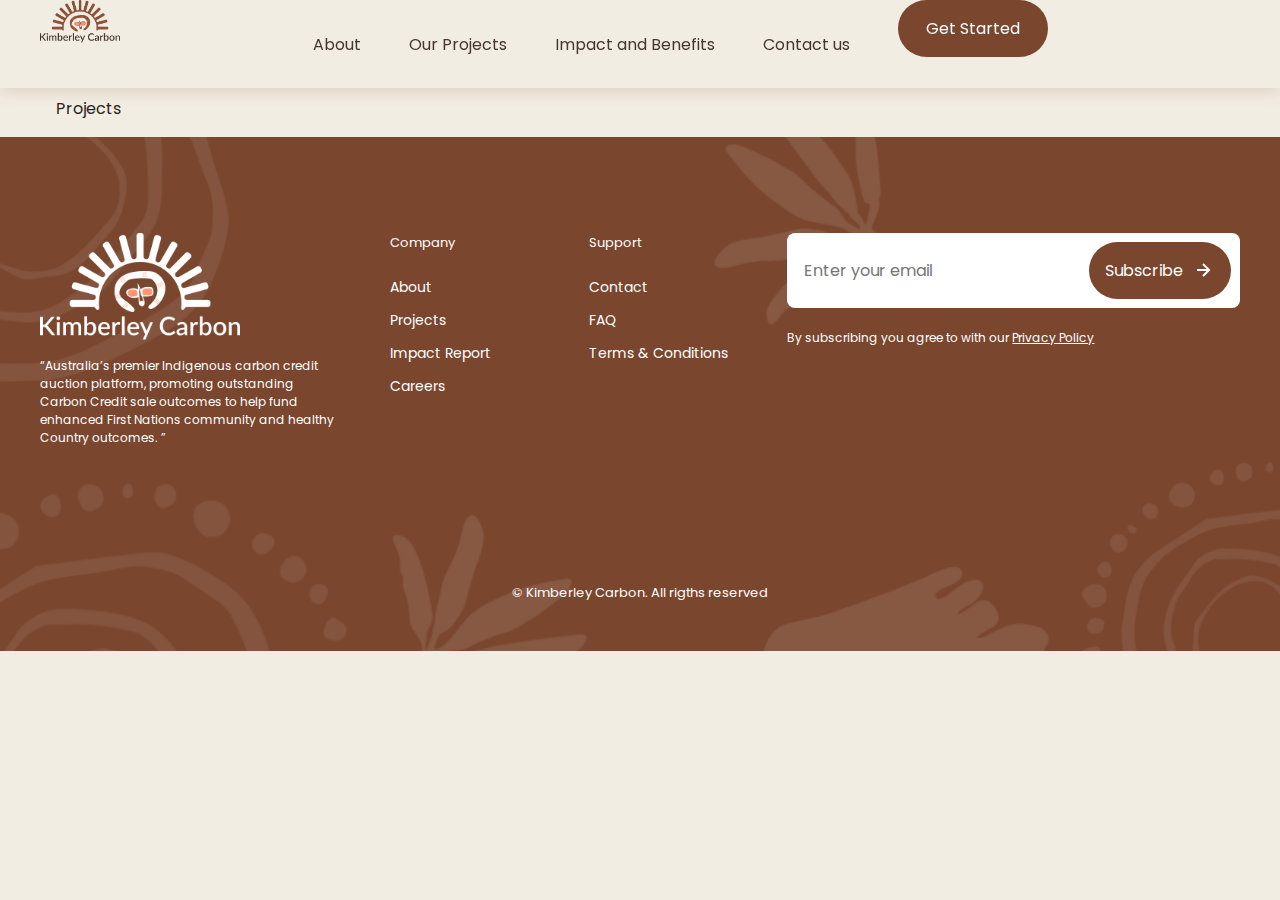
<file: project.html>
<!DOCTYPE html>
<html lang="en">

<head>
    <meta charset="UTF-8">
    <meta name="viewport" content="width=device-width, initial-scale=1.0">

    <!--=============== FAVICON ===============-->
    <link rel="shortcut icon" href="assets/images/Fav-icon.svg" type="image/x-icon">

    <!--=============== Swiper slider ===============-->
    <link rel="stylesheet" href="https://cdn.jsdelivr.net/npm/swiper@10/swiper-bundle.min.css" />

    <!--=============== CSS ===============-->
    <link rel="stylesheet" href="assets/scss/styles.css">

    <title>Kimberley Carbon</title>
</head>

<body>
    <!--==================== HEADER ====================-->
    <header class="header" id="header">
        <nav class="nav container">
            <a href="index.html" class="nav__logo">
                <img src="assets/images/Logo.png" alt="">
            </a>

            <div class="nav__menu" id="nav-menu">
                <ul class="nav__list">
                    <li class="nav__item">
                        <a href="about.html" class="nav__link">About</a>
                    </li>
                    <li class="nav__item">
                        <a href="project.html" class="nav__link">Our Projects</a>
                    </li>
                    <li class="nav__item">
                        <a href="benefits.html" class="nav__link">Impact and Benefits</a>
                    </li>
                    <li class="nav__item">
                        <a href="contact.html" class="nav__link">Contact us</a>
                    </li>
                    <div class="nav__btns">
                        <a class="button" href="contact.html">Get Started</a>
                    </div>
                </ul>

                <div class="nav__close" id="nav-close">
                    <svg xmlns="http://www.w3.org/2000/svg" width="24" height="24" viewBox="0 0 24 24" fill="currentColor"><path d="m16.192 6.344-4.243 4.242-4.242-4.242-1.414 1.414L10.535 12l-4.242 4.242 1.414 1.414 4.242-4.242 4.243 4.242 1.414-1.414L13.364 12l4.242-4.242z"></path></svg>
                </div>
            </div>
            <div class="nav__btns">
                <div class="nav__toggle" id="nav-toggle">
                    <svg xmlns="http://www.w3.org/2000/svg" width="24" height="24" viewBox="0 0 24 24" fill="currentColor"><path d="M4 6h16v2H4zm0 5h16v2H4zm0 5h16v2H4z"></path></svg>
                </div>
            </div>

        </nav>
    </header>


    <main class="main">
        <section class="indigenous-story section container">
            Projects
        </section>
    </main>

    <!--==================== FOOTER ====================-->
    <footer class="footer section">
        <div class="footer__container container grid">
            <div class="footer__content">
                <a href="#" class="footer__logo">
                    <img width="200px" src="assets/images/KC-Revamp Logo (White).png" alt="">
                </a>

                <p class="footer__title-qoute">
                    <q>Australia’s premier Indigenous carbon credit auction platform, promoting outstanding Carbon
                        Credit
                        sale outcomes to help fund enhanced First Nations community and healthy Country outcomes.
                    </q>
                </p>


            </div>

            <div class="footer__content">
                <p class="footer__title">Company</p>

                <ul class="footer__data">
                    <li class="footer__information">About</li>
                    <li class="footer__information">Projects</li>
                    <li class="footer__information">Impact Report</li>
                    <li class="footer__information">Careers</li>
                </ul>
            </div>

            <div class="footer__content">
                <p class="footer__title">Support</p>

                <ul class="footer__data">
                    <li class="footer__information">Contact</li>
                    <li class="footer__information">FAQ</li>
                    <li class="footer__information">Terms & Conditions</li>
                </ul>
            </div>

            <div class="footer__content">
                <div class="footer__subscribe">
                    <input type="email" placeholder="Enter your email" class="footer__input">

                    <button class="button button--flex footer__button">
                        Subscribe
                        <svg class="button__icon" xmlns="http://www.w3.org/2000/svg" width="24" height="24" viewBox="0 0 24 24" fill="currentColor"><path d="m11.293 17.293 1.414 1.414L19.414 12l-6.707-6.707-1.414 1.414L15.586 11H6v2h9.586z"></path></svg>
                    </button>
                </div>
                <span class="footer__title-small">
                    By subscribing you agree to with our <a href="#">Privacy Policy</a>
                    </p>
            </div>
        </div>

        <p class="footer__copy">&#169; Kimberley Carbon. All rigths reserved</p>
    </footer>

    <!--=============== SCROLL UP ===============-->
    <a href="#" class="scrollup" id="scroll-up">
        <svg class="scrollup__icon" xmlns="http://www.w3.org/2000/svg" width="24" height="24" viewBox="0 0 24 24" fill="currentColor"><path d="M11 8.414V18h2V8.414l4.293 4.293 1.414-1.414L12 4.586l-6.707 6.707 1.414 1.414z"></path></svg>
    </a>
    <!--=============== slider ===============-->
    <script src="https://cdn.jsdelivr.net/npm/swiper@11/swiper-bundle.min.js"></script>
    <!--=============== SCROLL REVEAL ===============-->
    <script src="assets/js/scrollreveal.min.js"></script>

    <!--=============== MAIN JS ===============-->
    <script src="assets/js/main.js"></script>
</body>

</html>
</file>
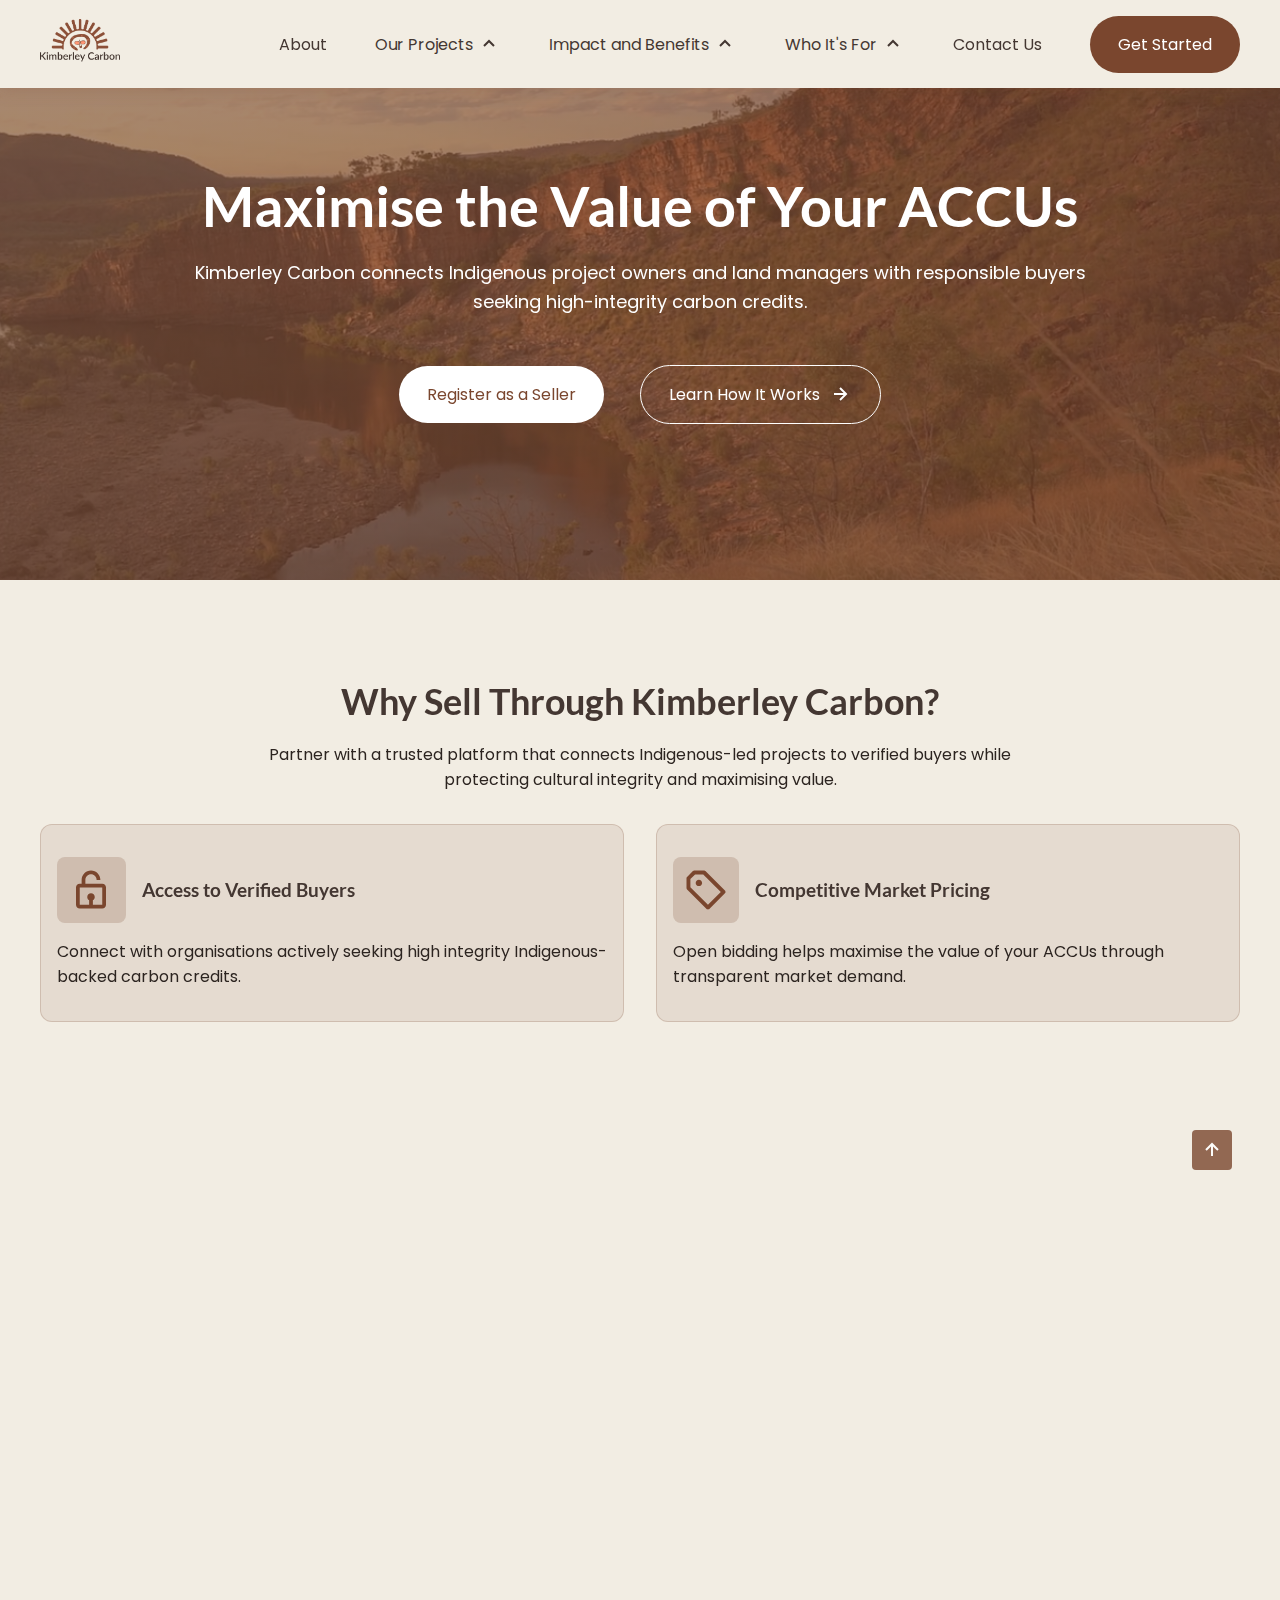
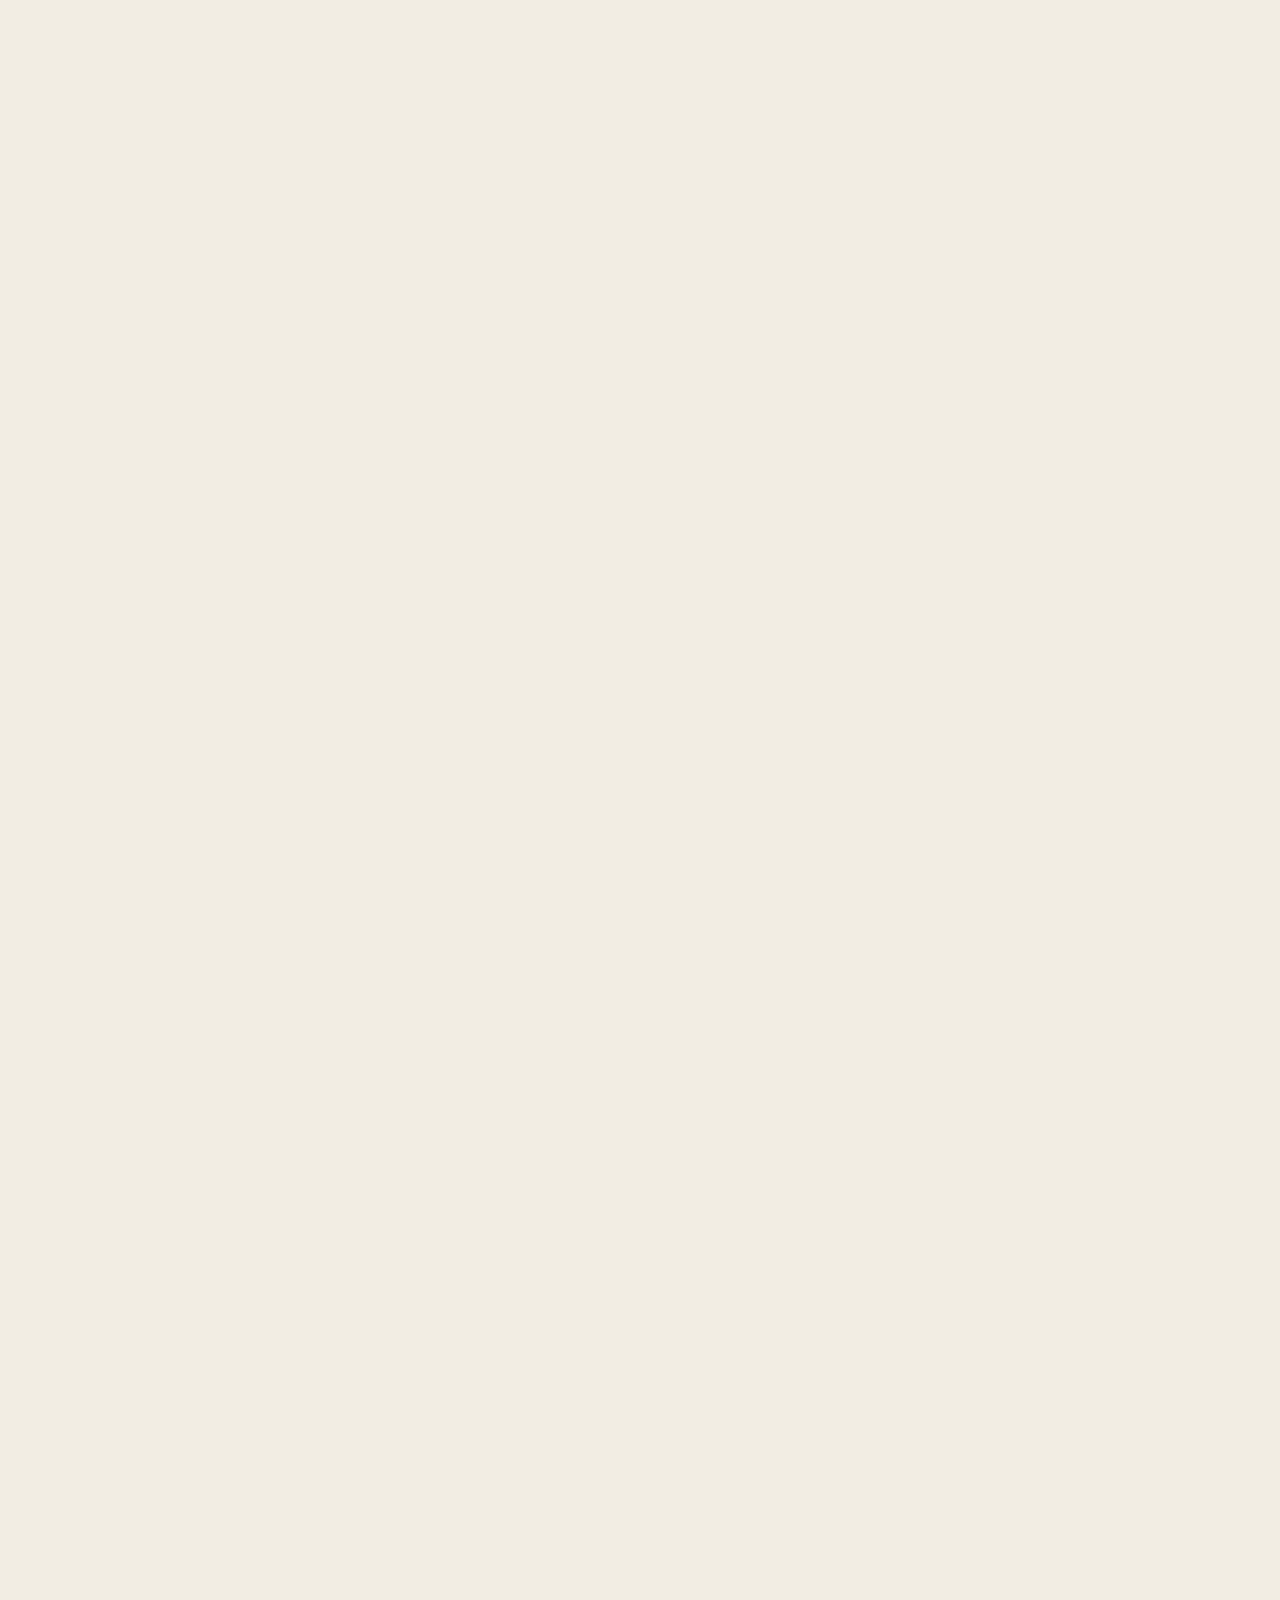
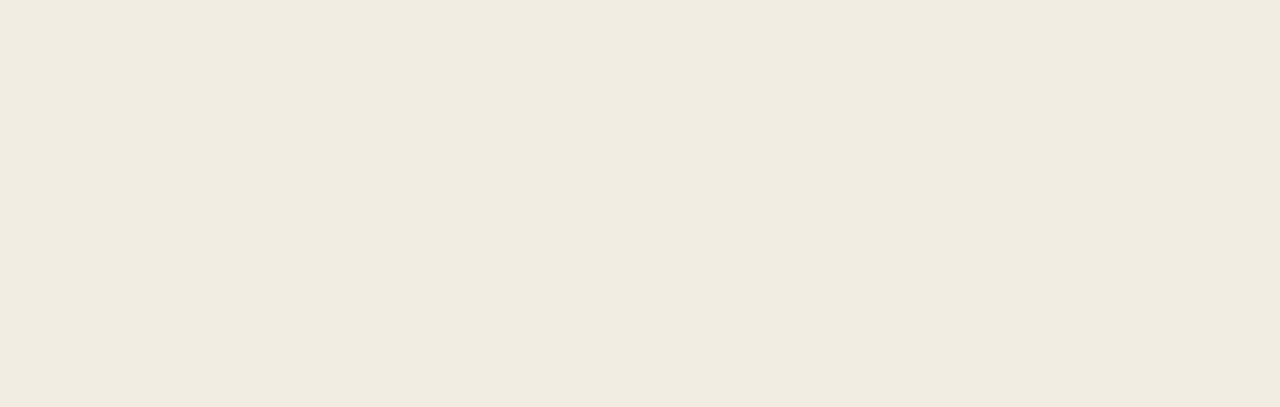
<file: seller.html>
<!DOCTYPE html>
<html lang="en">

<head>
    <meta charset="UTF-8">
    <meta name="viewport" content="width=device-width, initial-scale=1.0">

    <!--=============== FAVICON ===============-->
    <link rel="shortcut icon" href="assets/images/Fav-icon.svg" type="image/x-icon">

    <!--=============== Swiper slider ===============-->
    <link rel="stylesheet" href="https://cdn.jsdelivr.net/npm/swiper@10/swiper-bundle.min.css" />

    <!--=============== CSS ===============-->
    <link rel="stylesheet" href="assets/scss/styles.css">

    <title>Kimberley Carbon</title>
</head>

<body>
    <!--==================== HEADER ====================-->
    <header class="header" id="header">
        <nav class="nav container">

            <div class="nav__data">
                <a href="index.html" class="nav__logo">
                    <img src="assets/images/Logo.png" alt="Logo">
                </a>

                <div class="nav__toggle" id="nav-toggle">
                    <svg class="nav__burger" xmlns="http://www.w3.org/2000/svg" width="24" height="24"
                        viewBox="0 0 24 24" fill="currentColor">
                        <path d="M4 6h16v2H4zm0 5h16v2H4zm0 5h16v2H4z"></path>
                    </svg>
                    <svg class="nav__close" xmlns="http://www.w3.org/2000/svg" width="24" height="24"
                        viewBox="0 0 24 24" fill="currentColor">
                        <path
                            d="m16.192 6.344-4.243 4.242-4.242-4.242-1.414 1.414L10.535 12l-4.242 4.242 1.414 1.414 4.242-4.242 4.243 4.242 1.414-1.414L13.364 12l4.242-4.242z">
                        </path>
                    </svg>
                </div>
            </div>

            <!--=============== NAV MENU ===============-->
            <div class="nav__menu" id="nav-menu">
                <ul class="nav__list">

                    <li>
                        <a href="about.html" class="nav__link">About</a>
                    </li>

                    <!--=============== DROPDOWN PROJECTS ===============-->
                    <li class="dropdown__item">
                        <div class="nav__link">
                            <a href="project.html">Our Projects</a>
                            <svg class="dropdown__arrow" xmlns="http://www.w3.org/2000/svg" width="24" height="24"
                                viewBox="0 0 24 24" fill="currentColor">
                                <path d="m6.293 13.293 1.414 1.414L12 10.414l4.293 4.293 1.414-1.414L12 7.586z"></path>
                            </svg>
                        </div>

                        <ul class="dropdown__menu">
                            <li>
                                <a href="wilinggin-fire-management.html" class="dropdown__link">
                                    Wilinggin
                                </a>
                            </li>

                            <li>
                                <a href="dambimangari-fire-management.html" class="dropdown__link">
                                    Dambimangari
                                </a>
                            </li>

                            <li>
                                <a href="wunambal-gaambera-uunguu-fire-management.html" class="dropdown__link">
                                    Wunambal&nbsp;Gaambera&nbsp;Uunguu
                                </a>
                            </li>
                            <li>
                                <a href="balanggarra-fire-management.html" class="dropdown__link">
                                    Balanggarra
                                </a>
                            </li>
                        </ul>
                    </li>

                    <!--=============== Impact and Benefits ===============-->
                    <li class="dropdown__item">
                        <div class="nav__link">
                            <a href="/">Impact and Benefits</a>
                            <svg class="dropdown__arrow" xmlns="http://www.w3.org/2000/svg" width="24" height="24"
                                viewBox="0 0 24 24" fill="currentColor">
                                <path d="m6.293 13.293 1.414 1.414L12 10.414l4.293 4.293 1.414-1.414L12 7.586z"></path>
                            </svg>
                        </div>

                        <ul class="dropdown__menu">
                            <li>
                                <a href="impact.html" class="dropdown__link">
                                    Impact
                                </a>
                            </li>
                            <li>
                                <a href="benefits.html" class="dropdown__link">
                                    Benefits
                                </a>
                            </li>
                            <li>
                                <a href="wilinggin-impact.html" class="dropdown__link">
                                    Wilinggin&nbsp;Aboriginal&nbsp;Corporation
                                </a>
                            </li>
                        </ul>
                    </li>

                    <!--=============== Impact and Benefits ===============-->
                    <li class="dropdown__item">
                        <div class="nav__link">
                            Who It's For
                            <svg class="dropdown__arrow" xmlns="http://www.w3.org/2000/svg" width="24" height="24"
                                viewBox="0 0 24 24" fill="currentColor">
                                <path d="m6.293 13.293 1.414 1.414L12 10.414l4.293 4.293 1.414-1.414L12 7.586z"></path>
                            </svg>
                        </div>

                        <ul class="dropdown__menu">
                            <li>
                                <a href="seller.html" class="dropdown__link">
                                    Sellers
                                </a>
                            </li>
                            <li>
                                <a href="buyer.html" class="dropdown__link">
                                    Buyers
                                </a>
                            </li>
                            <li>
                                <a href="broker.html" class="dropdown__link">
                                    Broker&nbsp;Services
                                </a>
                            </li>
                        </ul>
                    </li>

                    <li>
                        <a href="contact.html" class="nav__link">Contact Us</a>
                    </li>

                    <li class="nav__button">
                        <a href="contact.html" class="nav__button button">Get Started</a>
                    </li>
                </ul>
            </div>

        </nav>
    </header>


    <main class="main">

        <!--==================== Banner Hero ====================-->
        <section class="banner__section benefit__section">
            <div class="banner__container">
                <div class="banner__content">
                    <h1>Maximise the Value of Your ACCUs</h1>
                    <p>
                        Kimberley Carbon connects Indigenous project owners and land managers with responsible buyers
                        seeking high-integrity carbon credits.
                    </p>
                </div>

                <div class="banner__buttons">
                    <a href="#about" class="button button--flex">
                        Register as a Seller
                    </a>
                    <a href="#about" class="button button--flex button--pill">
                        Learn How It Works
                        <svg class="button__icon" xmlns="http://www.w3.org/2000/svg" width="24" height="24"
                            viewBox="0 0 24 24" fill="currentColor">
                            <path
                                d="m11.293 17.293 1.414 1.414L19.414 12l-6.707-6.707-1.414 1.414L15.586 11H6v2h9.586z">
                            </path>
                        </svg>
                    </a>
                </div>
            </div>
        </section>

        <section class="outcome section">
            <div class="outcome__container  container">
                <div class="outcome__data">
                    <h2 class="outcome__title section__title">
                        Why Sell Through Kimberley Carbon?
                    </h2>

                    <p class="carbon__description">
                        Partner with a trusted platform that connects Indigenous-led projects to verified buyers while
                        protecting cultural integrity and maximising value.
                    </p>
                </div>


                <div class="outcome__container-cards grid">

                    <div class="outcome__card">
                        <div class="outcome__card-icon">
                            <img src="assets/images/access-icon.svg" alt="Access to Verified Buyers">
                            <h3>Access to Verified Buyers</h3>
                        </div>

                        <div class="outcome__card-data">
                            <p>Connect with organisations actively seeking high integrity Indigenous-backed carbon
                                credits.</p>
                        </div>
                    </div>
                    <div class="outcome__card">
                        <div class="outcome__card-icon">
                            <img src="assets/images/market-icon.svg" alt="Competitive Market Pricing">
                            <h3>Competitive Market Pricing</h3>
                        </div>

                        <div class="outcome__card-data">
                            <p>Open bidding helps maximise the value of your ACCUs through transparent market demand.
                            </p>
                        </div>
                    </div>
                    <div class="outcome__card">
                        <div class="outcome__card-icon">
                            <img src="assets/images/goverance-icon.svg" alt="Cultural Governance">
                            <h3>Respect for Cultural Governance</h3>
                        </div>

                        <div class="outcome__card-data">
                            <p>We work alongside Traditional Owners to ensure cultural authority and community
                                priorities are upheld.</p>
                        </div>
                    </div>
                    <div class="outcome__card">
                        <div class="outcome__card-icon">
                            <img src="assets/images/listing-icon.svg" alt="Streamlined Listing">
                            <h3>Streamlined Listing Process</h3>
                        </div>

                        <div class="outcome__card-data">
                            <p>Simple onboarding and secure transactions make it easy to list and sell your credits.</p>
                        </div>
                    </div>
                </div>

            </div>

        </section>


        <!--==================== trusted/partners logo ====================-->
        <section class="trusted__network">
            <div class="trusted__network-container container">
                <div class="trusted__network-data">
                    <h2 class="section__title">Verified, Trusted, and Community-Backed</h2>
                    <p>All ACCUs on our platform are Clean Energy Regulator-verified and supported by leading Indigenous
                        organisations, ensuring every credit delivers genuine environmental and social impact.</p>
                </div>


                <div class="trusted__partner">
                    <a href="https://www.wilinggin.com.au/">
                        <img src="assets/images/partner-logo-1.png" alt="Wilinggin logo">
                    </a>
                    <a href="https://dambimangari.com.au/">
                        <img src="assets/images/partner-logo-2.png" alt="Dambimangari logo">
                    </a>
                    <a href="https://www.wunambalgaambera.org.au/">
                        <img src="assets/images/partner-logo-3.png" alt="Wunambalgaambera logo">
                    </a>
                    <a href="/">
                        <img src="assets/images/partner-logo-4.png" alt="Wanjina-Wunggurr PBC logo">
                    </a>
                </div>
            </div>
        </section>

        <!--==================== How it works ====================-->
        <section class="steps__flow section">
            <div class="steps__flow-container container">
                <div class="steps__flow-data">
                    <h2 class="section__title">How It Works</h2>
                    <p>A structured and transparent process designed to help you list, market, and sell your ACCUs with
                        confidence.</p>
                </div>
            </div>

            <div class="steps__flow-cards container grid">
                <div class="steps__flow-card">
                    <div class="steps__flow-icon">
                        <h5>1</h5>
                    </div>
                    <div class="step__flow-icon-data">
                        <h4>Register as a Seller</h4>
                        <p>Create your account and join the Indigenous Carbon Exchange platform to start listing your
                            ACCUs.</p>
                    </div>

                </div>
                <div class="steps__flow-card">
                    <div class="steps__flow-icon">
                        <h5>2</h5>
                    </div>
                    <div class="step__flow-icon-data">
                        <h4>List Your ACCUs</h4>
                        <p>Add your carbon credits to the platform, making them available to multiple verified buyers.
                        </p>
                    </div>

                </div>
                <div class="steps__flow-card">
                    <div class="steps__flow-icon">
                        <h5>3</h5>
                    </div>
                    <div class="step__flow-icon-data">
                        <h4>Buyers Bid Competitively</h4>
                        <p>Receive competitive offers from buyers, ensuring you achieve the best market value for your
                            credits.</p>
                    </div>

                </div>
                <div class="steps__flow-card">
                    <div class="steps__flow-icon">
                        <h5>4</h5>
                    </div>
                    <div class="step__flow-icon-data">
                        <h4>Secure Transaction</h4>
                        <p>Complete your sale securely with full Clean Energy Regulator verification, and watch your
                            impact grow.</p>
                    </div>

                </div>

            </div>
        </section>

        <!--==================== newsletter__banner ====================-->
        <section class="newsletter__banner container" id="">
            <div class="newsletter__banner-wrapper">
                <div class="newsletter__banner-container">
                    <div class="newsletter__banner-data">
                        <h2 class="section__title newsletter__banner-title">
                            Maximise Your Carbon Value While Supporting Indigenous-Led Impact
                        </h2>

                        <p class="newsletter__banner-description">
                           Join the Indigenous Carbon Exchange to access a transparent platform that ensures competitive pricing while supporting Indigenous communities. Every transaction drives sustainable land management, preserves cultural knowledge, protects biodiversity, and delivers measurable climate action. Strengthen community resilience and make a meaningful impact with every ACCU you sell, buy, or broker.
                        </p>

                        <a href="/" class="button button--white">Register as a Seller</a>
                    </div>
                    <img src="assets/images/newletter-banner.png" alt="" class="newsletter__banner-img" />
                </div>
            </div>
        </section>


    </main>

    <!--==================== FOOTER ====================-->
    <footer class="footer section">
        <div class="footer__container container grid">
            <div class="footer__content">
                <a href="#" class="footer__logo">
                    <img width="200px" src="assets/images/kc-revamp-logo(white).png" alt="Kimberley Carbon Logo">
                </a>

                <p class="footer__title-qoute">
                    <q>Australia’s premier Indigenous carbon credit auction platform, promoting outstanding Carbon
                        Credit sale outcomes to help fund enhanced First Nations community and healthy Country outcomes.
                    </q>
                </p>


            </div>

            <div class="footer__content">
                <p class="footer__title">Company</p>

                <ul class="footer__data">
                    <li class="footer__information">
                        <a href="about.html">About</a>
                    </li>
                    <li class="footer__information">
                        <a href="project.html">Projects</a>
                    </li>
                    <li class="footer__information">
                        <a href="impact.html">Impact</a>
                    </li>
                    <li class="footer__information">
                        <a href="about.html">Benefits</a>
                    </li>
                    
                </ul>
            </div>

            <div class="footer__content">
                <p class="footer__title">Support</p>

                <ul class="footer__data">
                    <li class="footer__information">
                        <a href="contact.html">Contact</a>
                    </li>
                    <li class="footer__information">
                        <a href="broker.html">Broker Services</a>
                    </li>
                    <li class="footer__information">
                        <a href="/">Terms & Conditions</a>
                    </li>
                </ul>
            </div>

            <div class="footer__content">
                <div class="footer__subscribe">
                    <input type="email" placeholder="Enter your email" class="footer__input">

                    <button class="button button--flex footer__button">
                        Subscribe
                        <svg class="button__icon" xmlns="http://www.w3.org/2000/svg" width="24" height="24" viewBox="0 0 24 24" fill="currentColor"><path d="m11.293 17.293 1.414 1.414L19.414 12l-6.707-6.707-1.414 1.414L15.586 11H6v2h9.586z"></path></svg>
                    </button>
                </div>
                <span class="footer__title-small">
                    By subscribing you agree to with our <a href="#">Privacy Policy</a>
                    </p>
            </div>
        </div>

        <p class="footer__copy">&#169; Kimberley Carbon. All rigths reserved</p>
    </footer>

    <!--=============== SCROLL UP ===============-->
    <a href="#" class="scrollup" id="scroll-up">
        <svg class="scrollup__icon" xmlns="http://www.w3.org/2000/svg" width="24" height="24" viewBox="0 0 24 24"
            fill="currentColor">
            <path d="M11 8.414V18h2V8.414l4.293 4.293 1.414-1.414L12 4.586l-6.707 6.707 1.414 1.414z"></path>
        </svg>
    </a>
    <!--=============== slider ===============-->
    <script src="https://cdn.jsdelivr.net/npm/swiper@11/swiper-bundle.min.js"></script>
    <!--=============== SCROLL REVEAL ===============-->
    <script src="assets/js/scrollreveal.min.js"></script>

    <!--=============== MAIN JS ===============-->
    <script src="assets/js/main.js"></script>
</body>

</html>
</file>
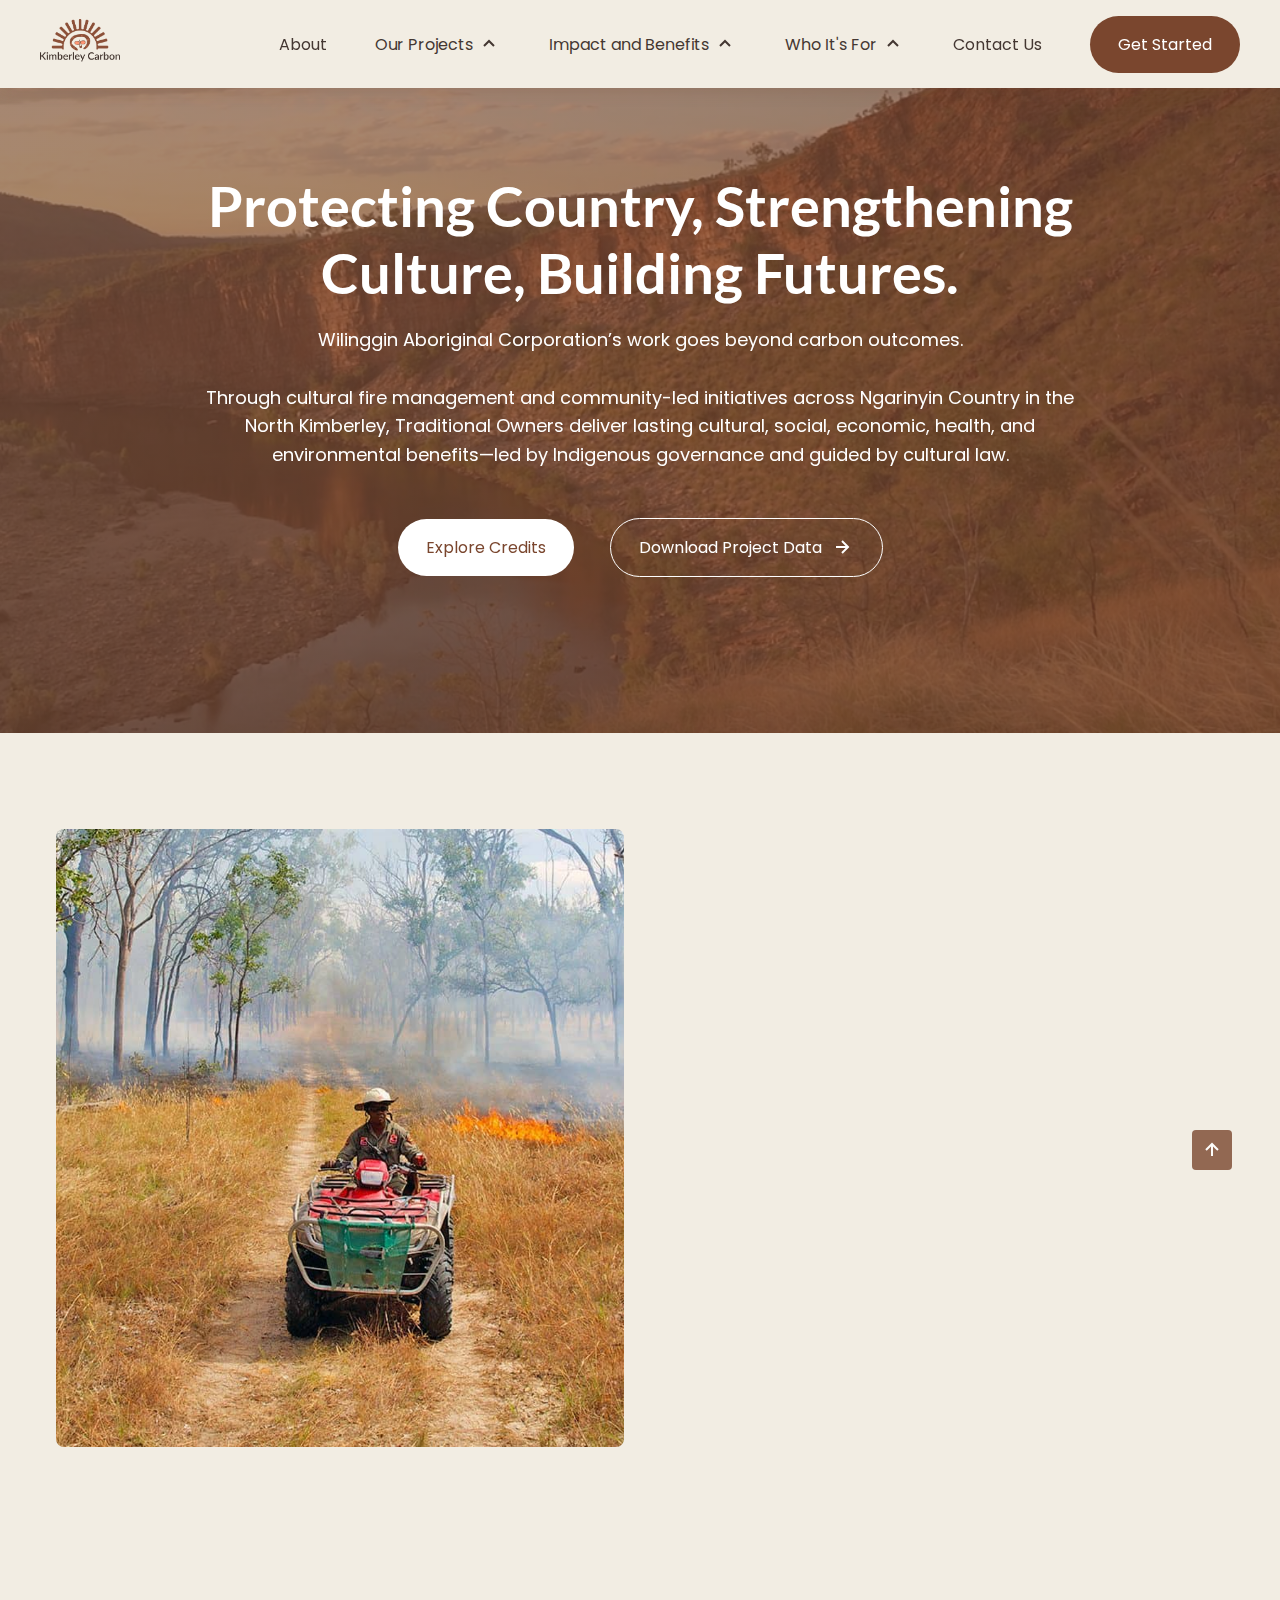
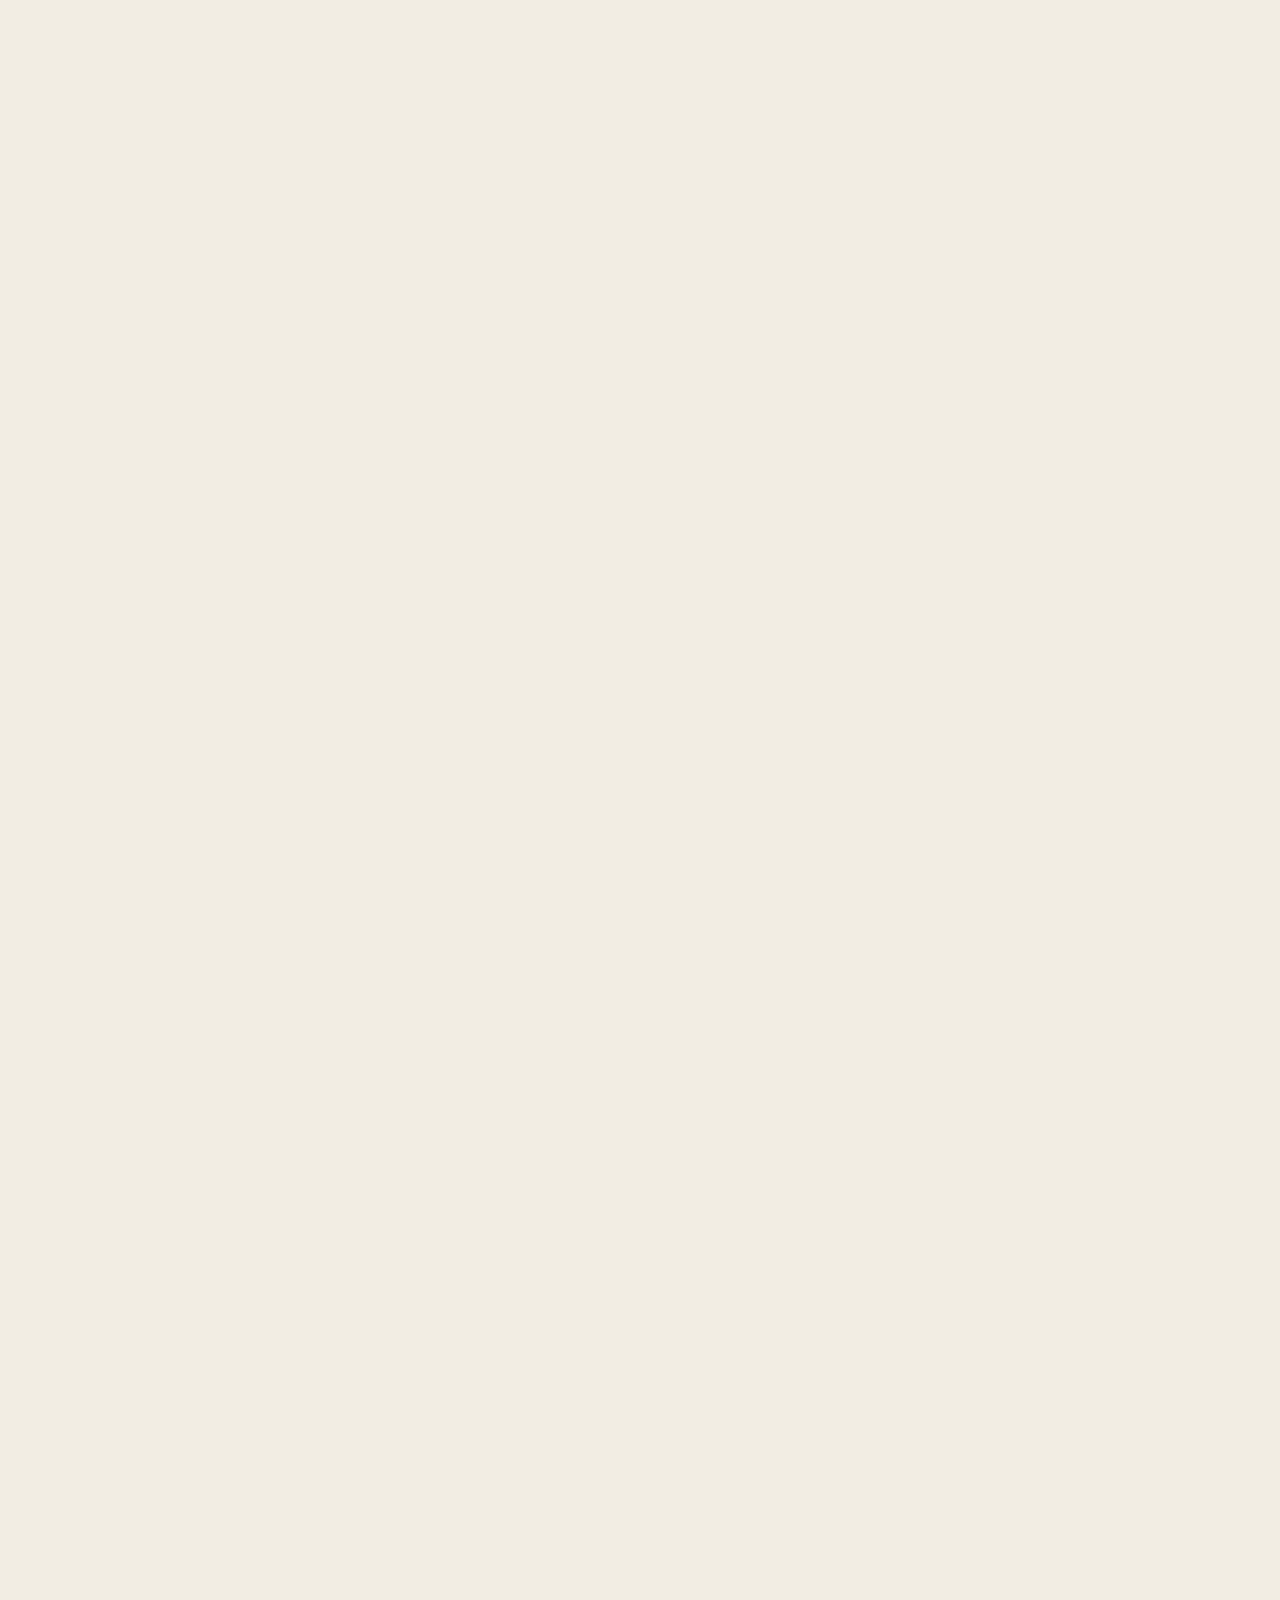
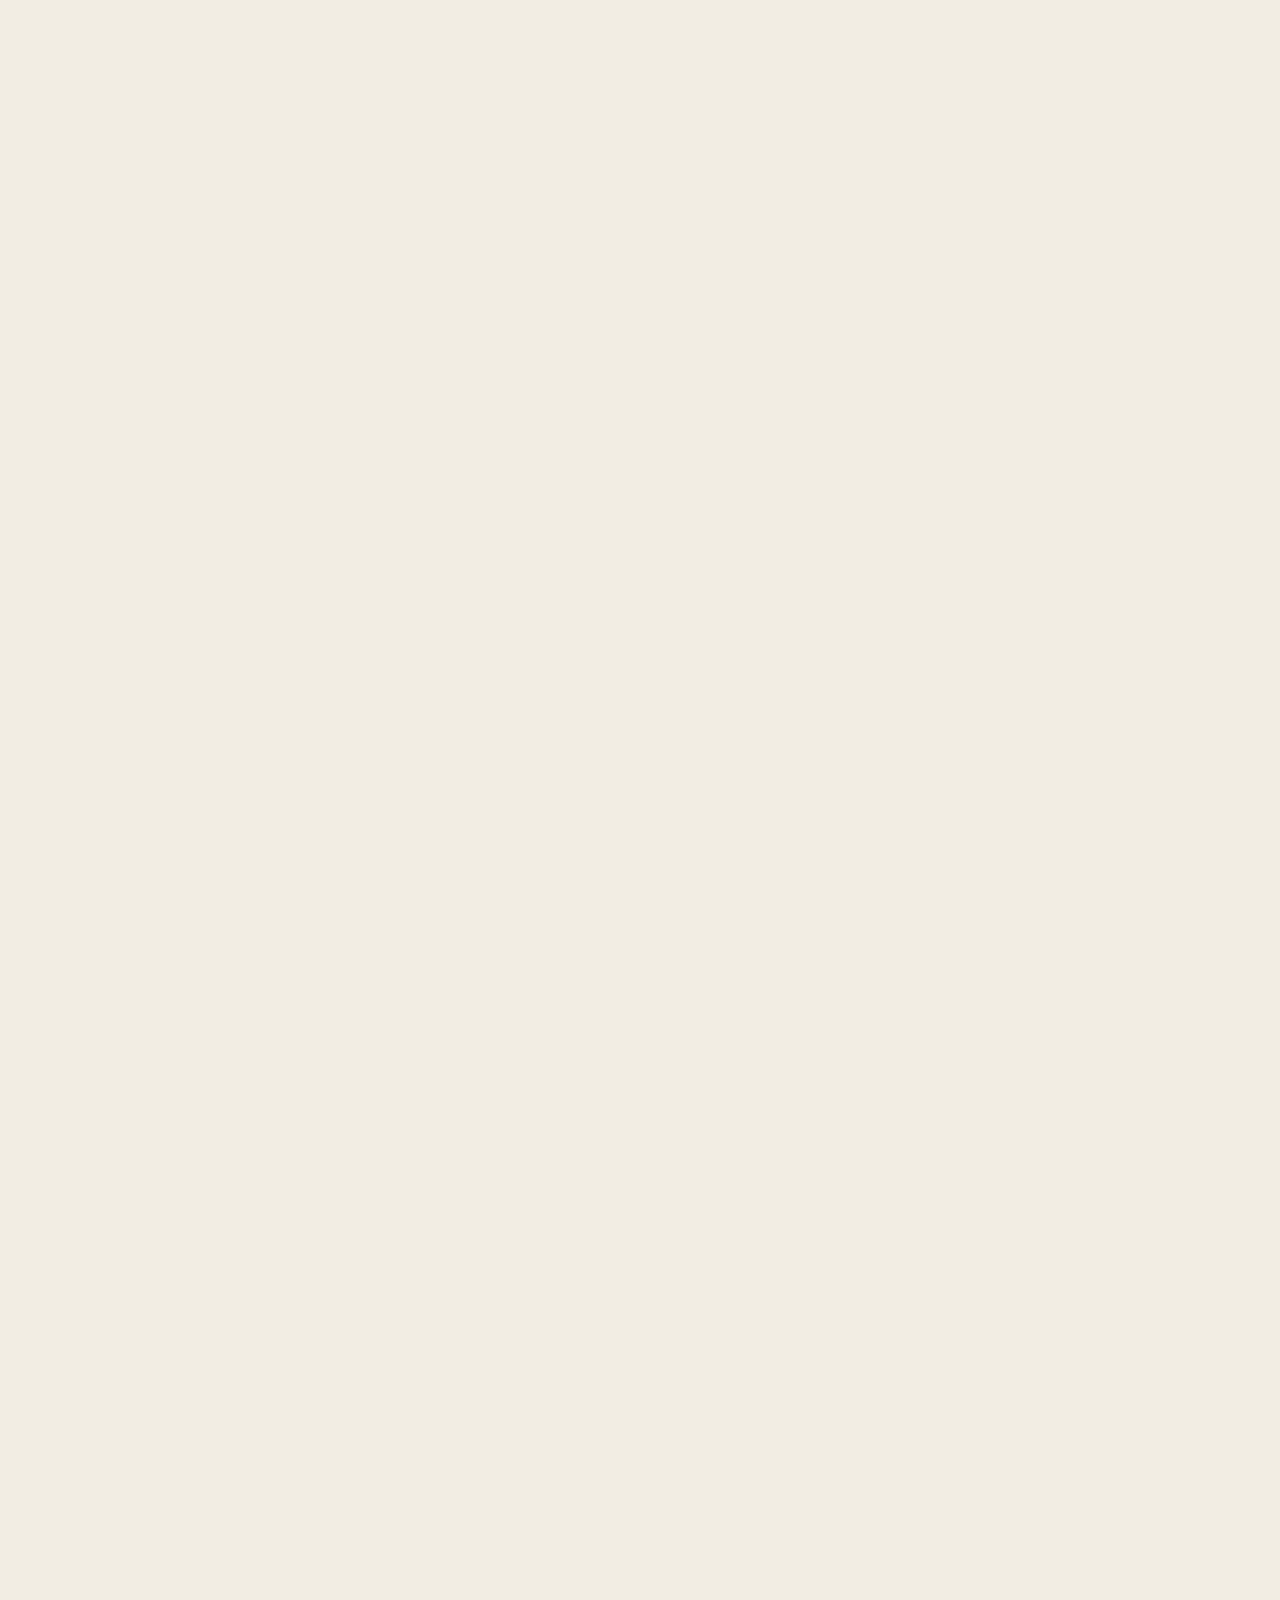
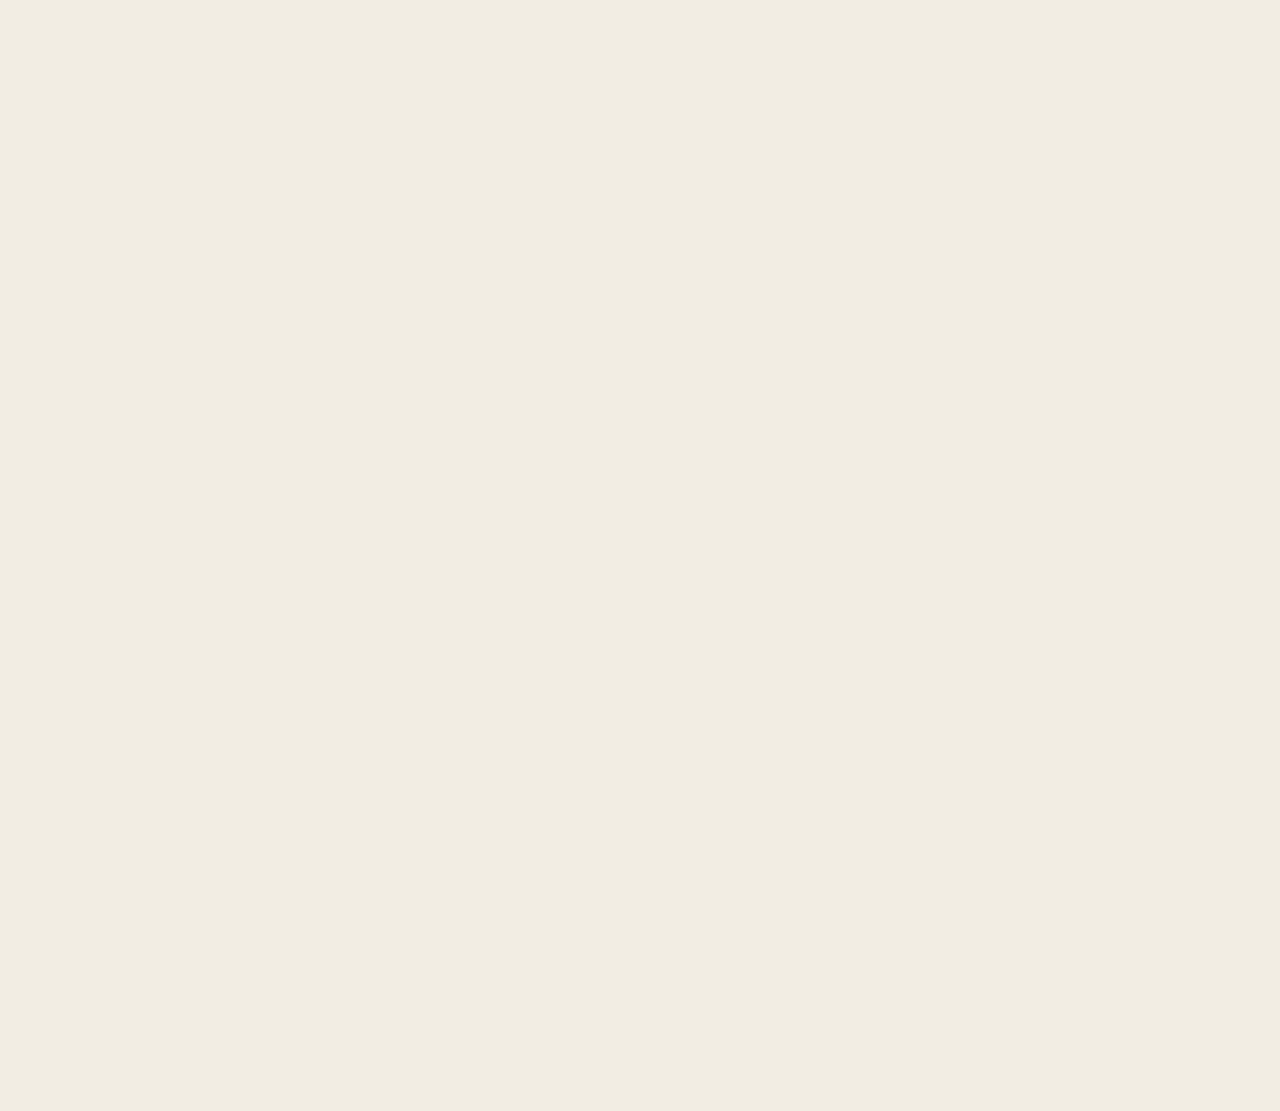
<file: wilinggin-impact.html>
<!DOCTYPE html>
<html lang="en">

<head>
    <meta charset="UTF-8">
    <meta name="viewport" content="width=device-width, initial-scale=1.0">

    <!--=============== FAVICON ===============-->
    <link rel="shortcut icon" href="assets/images/Fav-icon.svg" type="image/x-icon">

    <!--=============== Swiper slider ===============-->
    <link rel="stylesheet" href="https://cdn.jsdelivr.net/npm/swiper@10/swiper-bundle.min.css" />

    <!--=============== CSS ===============-->
    <link rel="stylesheet" href="assets/scss/styles.css">

    <title>Kimberley Carbon</title>
</head>

<body>
    <!--==================== HEADER ====================-->
    <header class="header" id="header">
        <nav class="nav container">

            <div class="nav__data">
                <a href="index.html" class="nav__logo">
                    <img src="assets/images/Logo.png" alt="Logo">
                </a>

                <div class="nav__toggle" id="nav-toggle">
                    <svg class="nav__burger" xmlns="http://www.w3.org/2000/svg" width="24" height="24"
                        viewBox="0 0 24 24" fill="currentColor">
                        <path d="M4 6h16v2H4zm0 5h16v2H4zm0 5h16v2H4z"></path>
                    </svg>
                    <svg class="nav__close" xmlns="http://www.w3.org/2000/svg" width="24" height="24"
                        viewBox="0 0 24 24" fill="currentColor">
                        <path
                            d="m16.192 6.344-4.243 4.242-4.242-4.242-1.414 1.414L10.535 12l-4.242 4.242 1.414 1.414 4.242-4.242 4.243 4.242 1.414-1.414L13.364 12l4.242-4.242z">
                        </path>
                    </svg>
                </div>
            </div>

            <!--=============== NAV MENU ===============-->
            <div class="nav__menu" id="nav-menu">
                <ul class="nav__list">

                    <li>
                        <a href="about.html" class="nav__link">About</a>
                    </li>

                    <!--=============== DROPDOWN PROJECTS ===============-->
                    <li class="dropdown__item">
                        <div class="nav__link">
                            <a href="project.html">Our Projects</a>
                            <svg class="dropdown__arrow" xmlns="http://www.w3.org/2000/svg" width="24" height="24"
                                viewBox="0 0 24 24" fill="currentColor">
                                <path d="m6.293 13.293 1.414 1.414L12 10.414l4.293 4.293 1.414-1.414L12 7.586z"></path>
                            </svg>
                        </div>

                        <ul class="dropdown__menu">
                            <li>
                                <a href="wilinggin-fire-management.html" class="dropdown__link">
                                    Wilinggin
                                </a>
                            </li>

                            <li>
                                <a href="dambimangari-fire-management.html" class="dropdown__link">
                                    Dambimangari
                                </a>
                            </li>

                            <li>
                                <a href="wunambal-gaambera-uunguu-fire-management.html" class="dropdown__link">
                                    Wunambal&nbsp;Gaambera&nbsp;Uunguu
                                </a>
                            </li>
                            <li>
                                <a href="balanggarra-fire-management.html" class="dropdown__link">
                                    Balanggarra
                                </a>
                            </li>
                        </ul>
                    </li>

                    <!--=============== Impact and Benefits ===============-->
                    <li class="dropdown__item">
                        <div class="nav__link">
                            <a href="/">Impact and Benefits</a>
                            <svg class="dropdown__arrow" xmlns="http://www.w3.org/2000/svg" width="24" height="24"
                                viewBox="0 0 24 24" fill="currentColor">
                                <path d="m6.293 13.293 1.414 1.414L12 10.414l4.293 4.293 1.414-1.414L12 7.586z"></path>
                            </svg>
                        </div>

                        <ul class="dropdown__menu">
                            <li>
                                <a href="impact.html" class="dropdown__link">
                                    Impact
                                </a>
                            </li>
                            <li>
                                <a href="benefits.html" class="dropdown__link">
                                    Benefits
                                </a>
                            </li>
                            <li>
                                <a href="wilinggin-impact.html" class="dropdown__link">
                                    Wilinggin&nbsp;Aboriginal&nbsp;Corporation
                                </a>
                            </li>
                        </ul>
                    </li>

                    <!--=============== Impact and Benefits ===============-->
                    <li class="dropdown__item">
                        <div class="nav__link">
                            Who It's For
                            <svg class="dropdown__arrow" xmlns="http://www.w3.org/2000/svg" width="24" height="24"
                                viewBox="0 0 24 24" fill="currentColor">
                                <path d="m6.293 13.293 1.414 1.414L12 10.414l4.293 4.293 1.414-1.414L12 7.586z"></path>
                            </svg>
                        </div>

                        <ul class="dropdown__menu">
                            <li>
                                <a href="seller.html" class="dropdown__link">
                                    Sellers
                                </a>
                            </li>
                            <li>
                                <a href="buyer.html" class="dropdown__link">
                                    Buyers
                                </a>
                            </li>
                            <li>
                                <a href="broker.html" class="dropdown__link">
                                    Broker&nbsp;Services
                                </a>
                            </li>
                        </ul>
                    </li>

                    <li>
                        <a href="contact.html" class="nav__link">Contact Us</a>
                    </li>

                    <li class="nav__button">
                        <a href="contact.html" class="nav__button button">Get Started</a>
                    </li>
                </ul>
            </div>

        </nav>
    </header>


    <main class="main">

        <!--==================== Banner Hero ====================-->
        <section class="banner__section benefit__section">
            <div class="banner__container">
                <div class="banner__content">
                    <h1> Protecting Country, Strengthening Culture,
                        Building Futures.</h1>
                    <p>
                        Wilinggin Aboriginal Corporation’s work goes beyond carbon outcomes.<br><br>
                        Through cultural fire management and community-led initiatives across Ngarinyin Country in the
                        North Kimberley, Traditional Owners deliver lasting cultural, social, economic, health, and
                        environmental benefits—led by Indigenous governance and guided by cultural law.
                    </p>
                </div>

                <div class="banner__buttons">
                    <a href="#about" class="button button--flex">
                        Explore Credits
                    </a>
                    <a href="#about" class="button button--flex button--pill">
                        Download Project Data
                        <svg class="button__icon" xmlns="http://www.w3.org/2000/svg" width="24" height="24"
                            viewBox="0 0 24 24" fill="currentColor">
                            <path
                                d="m11.293 17.293 1.414 1.414L19.414 12l-6.707-6.707-1.414 1.414L15.586 11H6v2h9.586z">
                            </path>
                        </svg>
                    </a>
                </div>
            </div>
        </section>



        <!--==================== Services ====================-->
        <section class="services section container" id="services-credits">
            <div class="services__container grid">
                <img src="assets/images/our-vision.png" alt="High-Integrity Indigenous Carbon Credits"
                    class="services__img" />

                <div class="services__data">
                    <h2 class="section__title services__title">
                        Employment & Skills Development
                    </h2>

                    <p class="services__description">
                        Carbon projects create meaningful, long-term employment opportunities that keep people connected
                        to Country.
                    </p>

                    <div class="services__details">
                        <p class="services__details-description">
                            <svg class="services__details-icon" xmlns="http://www.w3.org/2000/svg" width="25"
                                height="25" viewBox="0 0 24 24" fill="currentColor">
                                <path
                                    d="M7 5a2 2 0 0 0-2 2v10a2 2 0 0 0 2 2h10a2 2 0 0 0 2-2V7a2 2 0 0 0-2-2H7zm4 10.414-2.707-2.707 1.414-1.414L11 12.586l3.793-3.793 1.414 1.414L11 15.414z">
                                </path>
                            </svg>
                            Full-time ranger positions for Traditional Owners
                        </p>
                        <p class="services__details-description">
                            <svg class="services__details-icon" xmlns="http://www.w3.org/2000/svg" width="25"
                                height="25" viewBox="0 0 24 24" fill="currentColor">
                                <path
                                    d="M7 5a2 2 0 0 0-2 2v10a2 2 0 0 0 2 2h10a2 2 0 0 0 2-2V7a2 2 0 0 0-2-2H7zm4 10.414-2.707-2.707 1.414-1.414L11 12.586l3.793-3.793 1.414 1.414L11 15.414z">
                                </path>
                            </svg>
                            Technical training in fire management, ecological monitoring, and emerging technologies
                        </p>
                        <p class="services__details-description">
                            <svg class="services__details-icon" xmlns="http://www.w3.org/2000/svg" width="25"
                                height="25" viewBox="0 0 24 24" fill="currentColor">
                                <path
                                    d="M7 5a2 2 0 0 0-2 2v10a2 2 0 0 0 2 2h10a2 2 0 0 0 2-2V7a2 2 0 0 0-2-2H7zm4 10.414-2.707-2.707 1.414-1.414L11 12.586l3.793-3.793 1.414 1.414L11 15.414z">
                                </path>
                            </svg>
                            Gender-inclusive employment pathways creating opportunities for Indigenous women
                        </p>
                        <p class="services__details-description">
                            <svg class="services__details-icon" xmlns="http://www.w3.org/2000/svg" width="25"
                                height="25" viewBox="0 0 24 24" fill="currentColor">
                                <path
                                    d="M7 5a2 2 0 0 0-2 2v10a2 2 0 0 0 2 2h10a2 2 0 0 0 2-2V7a2 2 0 0 0-2-2H7zm4 10.414-2.707-2.707 1.414-1.414L11 12.586l3.793-3.793 1.414 1.414L11 15.414z">
                                </path>
                            </svg>
                            Professional development that strengthens leadership capacity within community
                        </p>
                    </div>

                    <a href="#" class="button">Get Started</a>
                </div>
            </div>
        </section>
        <!--==================== Services ====================-->
        <section class="services section container" id="services-credits">
            <div class="services__container grid">
                <div class="services__data">
                    <h2 class="section__title services__title">
                        Cultural Preservation & Connection to Country
                    </h2>

                    <p class="services__description">
                        Cultural fire management is a continuation of ancient practice.
                    </p>

                    <div class="services__details">
                        <p class="services__details-description">
                            <svg class="services__details-icon" xmlns="http://www.w3.org/2000/svg" width="25"
                                height="25" viewBox="0 0 24 24" fill="currentColor">
                                <path
                                    d="M7 5a2 2 0 0 0-2 2v10a2 2 0 0 0 2 2h10a2 2 0 0 0 2-2V7a2 2 0 0 0-2-2H7zm4 10.414-2.707-2.707 1.414-1.414L11 12.586l3.793-3.793 1.414 1.414L11 15.414z">
                                </path>
                            </svg>
                            Traditional ecological knowledge integrated with contemporary land management systems
                        </p>
                        <p class="services__details-description">
                            <svg class="services__details-icon" xmlns="http://www.w3.org/2000/svg" width="25"
                                height="25" viewBox="0 0 24 24" fill="currentColor">
                                <path
                                    d="M7 5a2 2 0 0 0-2 2v10a2 2 0 0 0 2 2h10a2 2 0 0 0 2-2V7a2 2 0 0 0-2-2H7zm4 10.414-2.707-2.707 1.414-1.414L11 12.586l3.793-3.793 1.414 1.414L11 15.414z">
                                </path>
                            </svg>
                            Elder-guided early dry season burning protecting 1.4 million hectares
                        </p>
                        <p class="services__details-description">
                            <svg class="services__details-icon" xmlns="http://www.w3.org/2000/svg" width="25"
                                height="25" viewBox="0 0 24 24" fill="currentColor">
                                <path
                                    d="M7 5a2 2 0 0 0-2 2v10a2 2 0 0 0 2 2h10a2 2 0 0 0 2-2V7a2 2 0 0 0-2-2H7zm4 10.414-2.707-2.707 1.414-1.414L11 12.586l3.793-3.793 1.414 1.414L11 15.414z">
                                </path>
                            </svg>
                            Intergenerational knowledge transmission through on-Country programs
                        </p>
                        <p class="services__details-description">
                            <svg class="services__details-icon" xmlns="http://www.w3.org/2000/svg" width="25"
                                height="25" viewBox="0 0 24 24" fill="currentColor">
                                <path
                                    d="M7 5a2 2 0 0 0-2 2v10a2 2 0 0 0 2 2h10a2 2 0 0 0 2-2V7a2 2 0 0 0-2-2H7zm4 10.414-2.707-2.707 1.414-1.414L11 12.586l3.793-3.793 1.414 1.414L11 15.414z">
                                </path>
                            </svg>
                            Bush medicine revival and cultural healing initiatives
                        </p>
                    </div>

                    <a href="#" class="button">Get Started</a>
                </div>

                <img src="assets/images/fire-management.png" alt="High-Integrity Indigenous Carbon Credits"
                    class="services__img" />
            </div>
        </section>
        <!--==================== Services ====================-->
        <section class="services section container" id="services-credits">
            <div class="services__container grid">
                <img src="assets/images/community-strengthening.png" alt="High-Integrity Indigenous Carbon Credits"
                    class="services__img" />

                <div class="services__data">
                    <h2 class="section__title services__title">
                        Community Strengthening
                    </h2>

                    <p class="services__description">
                        Wilinggin’s initiatives reinvest carbon revenue directly into programs that uplift families,
                        youth, and Elders.
                    </p>

                    <div class="services__details">
                        <p class="services__details-description">
                            <svg class="services__details-icon" xmlns="http://www.w3.org/2000/svg" width="25"
                                height="25" viewBox="0 0 24 24" fill="currentColor">
                                <path
                                    d="M7 5a2 2 0 0 0-2 2v10a2 2 0 0 0 2 2h10a2 2 0 0 0 2-2V7a2 2 0 0 0-2-2H7zm4 10.414-2.707-2.707 1.414-1.414L11 12.586l3.793-3.793 1.414 1.414L11 15.414z">
                                </path>
                            </svg>
                            Youth education programs blending cultural and contemporary learning
                        </p>
                        <p class="services__details-description">
                            <svg class="services__details-icon" xmlns="http://www.w3.org/2000/svg" width="25"
                                height="25" viewBox="0 0 24 24" fill="currentColor">
                                <path
                                    d="M7 5a2 2 0 0 0-2 2v10a2 2 0 0 0 2 2h10a2 2 0 0 0 2-2V7a2 2 0 0 0-2-2H7zm4 10.414-2.707-2.707 1.414-1.414L11 12.586l3.793-3.793 1.414 1.414L11 15.414z">
                                </path>
                            </svg>
                            Elder support services and cultural program funding
                        </p>
                        <p class="services__details-description">
                            <svg class="services__details-icon" xmlns="http://www.w3.org/2000/svg" width="25"
                                height="25" viewBox="0 0 24 24" fill="currentColor">
                                <path
                                    d="M7 5a2 2 0 0 0-2 2v10a2 2 0 0 0 2 2h10a2 2 0 0 0 2-2V7a2 2 0 0 0-2-2H7zm4 10.414-2.707-2.707 1.414-1.414L11 12.586l3.793-3.793 1.414 1.414L11 15.414z">
                                </path>
                            </svg>
                            Community infrastructure development in remote areas
                        </p>
                        <p class="services__details-description">
                            <svg class="services__details-icon" xmlns="http://www.w3.org/2000/svg" width="25"
                                height="25" viewBox="0 0 24 24" fill="currentColor">
                                <path
                                    d="M7 5a2 2 0 0 0-2 2v10a2 2 0 0 0 2 2h10a2 2 0 0 0 2-2V7a2 2 0 0 0-2-2H7zm4 10.414-2.707-2.707 1.414-1.414L11 12.586l3.793-3.793 1.414 1.414L11 15.414z">
                                </path>
                            </svg>
                            Enhanced self-determination and local decision-making authority
                        </p>
                    </div>

                    <p class="services__description">
                        This approach empowers Traditional Owners to shape their own social and economic futures.
                    </p>

                    <a href="#" class="button">Get Started</a>
                </div>
            </div>
        </section>

        <!--==================== Services ====================-->
        <section class="services section container" id="services-credits">
            <div class="services__container grid">
                <div class="services__data">
                    <h2 class="section__title services__title">
                        Healthy Communities Initiatives
                    </h2>

                    <p class="services__description">
                        Healthy Communities Initiatives strengthen self-determining First Nations communities by
                        ensuring health and wellbeing are guided by culture.
                    </p>
                    <p class="services__description">
                        The programs provide culturally safe, community-led health services, support local workforce
                        delivery, and strengthen resilience through connection to Country, culture, and family.
                    </p>
                    <p class="services__description">
                        By responding to persistent health disparities in remote Aboriginal and Torres Strait Islander
                        communities, this approach reinforces that community-controlled, culturally secure healthcare is
                        the most effective and sustainable path forward. For Wilinggin, health is inseparable from land,
                        culture, and self-determination.
                    </p>

                    <a href="#" class="button">Get Started</a>
                </div>

                <img src="assets/images/healthy-communities.png" alt="High-Integrity Indigenous Carbon Credits"
                    class="services__img" />
            </div>
        </section>

        <section class="outcome section">
            <div class="outcome__container  container">
                <div class="outcome__data">
                    <h2 class="outcome__title section__title">
                        Economic & Environmental Outcomes
                    </h2>

                    <p class="carbon__description">
                        Driving long-term prosperity through community-led carbon initiatives. Revenue generated through
                        cultural fire management strengthens financial independence, supports sustainable development,
                        and ensures economic benefits remain on Country.
                    </p>
                </div>


                <div class="outcome__container-cards grid">

                    <div class="outcome__card">
                        <div class="outcome__card-icon">
                            <img src="/assets/images/emissions-reduction-icon.svg" alt="Emissions Reduction Icon">
                            <h3>Strong Carbon Revenue</h3>
                        </div>

                        <div class="outcome__card-data">
                            <p>ACCU sales generated $2.26M+ in 2025, providing a stable financial foundation for
                                long-term planning and growth.</p>
                        </div>
                    </div>
                    <div class="outcome__card">
                        <div class="outcome__card-icon">
                            <img src="/assets/images/measurable-icon.svg" alt="Reduced Grant Dependency">
                            <h3>Reduced Grant Dependency</h3>
                        </div>

                        <div class="outcome__card-data">
                            <p>Carbon income reduces reliance on short-term funding cycles and strengthens financial
                                independence.</p>
                        </div>
                    </div>
                    <div class="outcome__card">
                        <div class="outcome__card-icon">
                            <img src="/assets/images/premium-icon.svg" alt="Indigenous Carbon Premium">
                            <h3>Indigenous Carbon Premium</h3>
                        </div>

                        <div class="outcome__card-data">
                            <p>Credits with verified Indigenous co-benefits achieve over 50% premium compared to generic
                                carbon credits.</p>
                        </div>
                    </div>
                    <div class="outcome__card">
                        <div class="outcome__card-icon">
                            <img src="/assets/images/biodiversity-connect-icon.svg" alt="Diversified Revenue Streams">
                            <h3>Diversified Revenue Streams</h3>
                        </div>

                        <div class="outcome__card-data">
                            <p>Multiple income sources support long-term sustainability and reduce financial risk.</p>
                        </div>
                    </div>
                    <div class="outcome__card">
                        <div class="outcome__card-icon">
                            <img src="/assets/images/community-control-icon.svg" alt="Community-Controlled Development">
                            <h3>Community-Controlled Development</h3>
                        </div>

                        <div class="outcome__card-data">
                            <p>Economic growth is led by Traditional Owners and aligned with cultural values and
                                priorities.</p>
                        </div>
                    </div>
                    <div class="outcome__card">
                        <div class="outcome__card-icon">
                            <img src="/assets/images/landscape-icon.svg" alt="Connection to Country">
                            <h3>Connection to Country</h3>
                        </div>

                        <div class="outcome__card-data">
                            <p>Regular cultural burning strengthens the spiritual and cultural relationship between
                                people and their land.</p>
                        </div>
                    </div>

                </div>

            </div>

        </section>

        <!--==================== newsletter__banner ====================-->
        <section class="newsletter__banner container" id="">
            <div class="newsletter__banner-wrapper">
                <div class="newsletter__banner-container">
                    <div class="newsletter__banner-data">
                        <h2 class="section__title newsletter__banner-title">
                            Environmental Stewardship
                        </h2>

                        <p class="newsletter__banner-description">
                            Right-way fire management delivers measurable climate and biodiversity outcomes across
                            Wilinggin Country. Early dry season burning reduces the risk of destructive late-season
                            wildfires, protecting vulnerable habitats, biodiversity, and sacred cultural sites.
                            <br><br>
                            This approach safeguards existing carbon investments and revegetation projects while
                            demonstrating that traditional knowledge is a proven and scalable climate solution. Through
                            these practices, Wilinggin has achieved a 40% reduction in emissions.
                            <br><br>
                            By applying cultural fire management at scale, Wilinggin contributes to national climate
                            goals and global climate solutions while maintaining ecological balance across 1.4 million
                            hectares of Country.
                        </p>

                        <a href="/" class="button button--white">Get Started</a>
                    </div>
                    <img src="assets/images/newletter-banner.png" alt="" class="newsletter__banner-img" />
                </div>
            </div>
        </section>

    </main>

    <!--==================== FOOTER ====================-->
    <footer class="footer section">
        <div class="footer__container container grid">
            <div class="footer__content">
                <a href="#" class="footer__logo">
                    <img width="200px" src="assets/images/kc-revamp-logo(white).png" alt="Kimberley Carbon Logo">
                </a>

                <p class="footer__title-qoute">
                    <q>Australia’s premier Indigenous carbon credit auction platform, promoting outstanding Carbon
                        Credit sale outcomes to help fund enhanced First Nations community and healthy Country outcomes.
                    </q>
                </p>


            </div>

            <div class="footer__content">
                <p class="footer__title">Company</p>

                <ul class="footer__data">
                    <li class="footer__information">
                        <a href="about.html">About</a>
                    </li>
                    <li class="footer__information">
                        <a href="project.html">Projects</a>
                    </li>
                    <li class="footer__information">
                        <a href="impact.html">Impact</a>
                    </li>
                    <li class="footer__information">
                        <a href="about.html">Benefits</a>
                    </li>
                    
                </ul>
            </div>

            <div class="footer__content">
                <p class="footer__title">Support</p>

                <ul class="footer__data">
                    <li class="footer__information">
                        <a href="contact.html">Contact</a>
                    </li>
                    <li class="footer__information">
                        <a href="broker.html">Broker Services</a>
                    </li>
                    <li class="footer__information">
                        <a href="/">Terms & Conditions</a>
                    </li>
                </ul>
            </div>

            <div class="footer__content">
                <div class="footer__subscribe">
                    <input type="email" placeholder="Enter your email" class="footer__input">

                    <button class="button button--flex footer__button">
                        Subscribe
                        <svg class="button__icon" xmlns="http://www.w3.org/2000/svg" width="24" height="24" viewBox="0 0 24 24" fill="currentColor"><path d="m11.293 17.293 1.414 1.414L19.414 12l-6.707-6.707-1.414 1.414L15.586 11H6v2h9.586z"></path></svg>
                    </button>
                </div>
                <span class="footer__title-small">
                    By subscribing you agree to with our <a href="#">Privacy Policy</a>
                    </p>
            </div>
        </div>

        <p class="footer__copy">&#169; Kimberley Carbon. All rigths reserved</p>
    </footer>

    <!--=============== SCROLL UP ===============-->
    <a href="#" class="scrollup" id="scroll-up">
        <svg class="scrollup__icon" xmlns="http://www.w3.org/2000/svg" width="24" height="24" viewBox="0 0 24 24"
            fill="currentColor">
            <path d="M11 8.414V18h2V8.414l4.293 4.293 1.414-1.414L12 4.586l-6.707 6.707 1.414 1.414z"></path>
        </svg>
    </a>
    <!--=============== slider ===============-->
    <script src="https://cdn.jsdelivr.net/npm/swiper@11/swiper-bundle.min.js"></script>
    <!--=============== SCROLL REVEAL ===============-->
    <script src="assets/js/scrollreveal.min.js"></script>

    <!--=============== MAIN JS ===============-->
    <script src="assets/js/main.js"></script>
</body>

</html>
</file>
<file: assets/scss/styles.css>
/* ========== FONTS ========== */
@font-face {
  font-family: "Poppins";
  src: url("../fonts/Poppins-Regular.ttf") format("truetype");
  font-weight: 400;
  font-style: normal;
  font-display: swap;
}
@font-face {
  font-family: "Lato";
  src: url("../fonts/Lato-Bold.ttf") format("truetype");
  font-weight: 700;
  font-style: normal;
  font-display: swap;
}
:root {
  --header-height: 3.5rem;
  --first-color: #7A462E;
  --second-color: #663823;
  --title-color: #443732;
  --text-color: #2c2420;
  --body-color: #F2EDE3;
  --container-color: #fff;
  --button: #7A462E;
  --button-hover: #582d19;
  /* Font */
  --heading-font: "Lato", sans-serif;
  --body-font: "Poppins", sans-serif;
  --big-font-size: 2rem;
  --h1-font-size: 1.5rem;
  --h2-font-size: 1.25rem;
  --h3-font-size: 1rem;
  --normal-font-size: .938rem;
  --small-font-size: .813rem;
  --smaller-font-size: .75rem;
  --font-medium: 500;
  --font-semi-bold: 600;
  --mb-0-5: .5rem;
  --mb-0-75: .75rem;
  --mb-1: 1rem;
  --mb-1-5: 1.5rem;
  --mb-2: 2rem;
  --mb-2-5: 2.5rem;
  --z-tooltip: 10;
  --z-fixed: 100;
}

@media screen and (min-width: 968px) {
  :root {
    --big-font-size: 3.5rem;
    --h1-font-size: 2.25rem;
    --h2-font-size: 1.5rem;
    --h3-font-size: 1.25rem;
    --normal-font-size: 1rem;
    --small-font-size: .875rem;
    --smaller-font-size: .813rem;
  }
}
/*=============== BASE ===============*/
* {
  box-sizing: border-box;
  padding: 0;
  margin: 0;
}

html {
  scroll-behavior: smooth;
}

body,
button,
input,
textarea {
  font-family: var(--body-font);
  font-size: var(--normal-font-size);
}

body {
  margin: var(--header-height) 0 0 0;
  background-color: var(--body-color);
  color: var(--text-color);
}

button {
  cursor: pointer;
  border: none;
  outline: none;
}

/* Headings */
h1,
h2,
h3,
h4,
h5,
h6 {
  color: var(--title-color);
  font-weight: 700;
  font-family: "Lato", sans-serif;
}

ul {
  list-style: none;
}

a {
  text-decoration: none;
}

img {
  max-width: 100%;
  height: auto;
}

/*=============== REUSABLE CSS CLASSES ===============*/
.section {
  padding: 5.5rem 0 1rem;
}
.section__title, .section__title-center {
  font-size: var(--h2-font-size);
  margin-bottom: var(--mb-1);
  line-height: 140%;
}
.section__title-center, .section__title-center-center {
  text-align: center;
}

.container {
  max-width: 1200px;
  margin-left: var(--mb-1-5);
  margin-right: var(--mb-1-5);
}

.grid {
  display: grid;
}

.main {
  overflow: hidden;
}

/*=============== BUTTONS ===============*/
.button {
  display: inline-block;
  background-color: var(--first-color);
  color: #FFF;
  padding: 1rem 1.75rem;
  border-radius: 3rem;
  font-weight: var(--font-medium);
  transition: 0.3s;
}

.button:hover {
  background-color: var(--second-color);
}

.button:hover .button__icon {
  transform: translateX(0.25rem);
}

.button__icon {
  transition: 0.3s;
}

.button--flex {
  display: inline-flex;
  align-items: center;
  -moz-column-gap: 0.5rem;
       column-gap: 0.5rem;
}

.button--link {
  color: var(--first-color);
  font-weight: var(--font-medium);
}

.button--link:hover .button__icon {
  transform: translateX(0.25rem);
}

.button--pill {
  color: var(--first-color);
  border: 1px solid var(--first-color);
  background: transparent;
}

.button--pill:hover {
  color: #FFF;
}

.button--white {
  color: var(--first-color);
  background-color: var(--container-color);
  border: 1px solid var(--container-color);
}

/*=============== HEADER ===============*/
.header {
  position: fixed;
  top: 0;
  left: 0;
  width: 100%;
  background-color: var(--body-color);
  box-shadow: 0 2px 16px rgba(122, 70, 46, 0.205);
  z-index: var(--z-fixed);
}

/*=============== NAV ===============*/
.nav {
  height: var(--header-height);
}

/* Nav elements colors */
.nav__logo,
.nav__burger,
.nav__close {
  color: var(--title-color);
}

/* Nav data container */
.nav__data {
  height: 100%;
  display: flex;
  justify-content: space-between;
  align-items: center;
}

/* Nav logo */
.nav__logo img {
  display: inline-flex;
  align-items: center;
  -moz-column-gap: 0.5rem;
       column-gap: 0.5rem;
  transition: 0.3s;
  width: 80px;
}

/* Nav toggle */
.nav__toggle {
  position: relative;
  width: 32px;
  height: 32px;
}

/* Burger and Close icons */
.nav__burger,
.nav__close {
  position: absolute;
  width: -moz-max-content;
  width: max-content;
  height: -moz-max-content;
  height: max-content;
  inset: 0;
  margin: auto;
  font-size: 1.25rem;
  cursor: pointer;
  transition: opacity 0.1s, transform 0.4s;
}

.nav__close {
  opacity: 0;
}

.nav__button {
  display: flex;
  align-items: center;
}

/* Mobile menu */
@media screen and (max-width: 1118px) {
  .nav__menu {
    position: absolute;
    left: 0;
    top: 2.5rem;
    width: 100%;
    height: calc(100vh - 3.5rem);
    overflow: auto;
    pointer-events: none;
    opacity: 0;
    transition: top 0.4s, opacity 0.3s;
    background-color: var(--body-color);
    box-shadow: -2px 0 4px hsla(var(--hue), 24%, 15%, 0.1);
  }
  .nav__menu::-webkit-scrollbar {
    width: 0;
  }
  .nav__list {
    background-color: var(--black-color);
    padding: 1rem 2rem;
  }
}
/* Nav links */
.nav__link {
  color: var(--title-color);
  background-color: var(--body-color);
  font-weight: var(--font-medium);
  padding: 1.25rem 1.5rem;
  display: flex;
  justify-content: space-between;
  align-items: center;
  transition: background-color 0.3s;
}

.nav__link a {
  color: var(--title-color);
}

.nav__link:hover,
.nav__link a:hover {
  color: var(--first-color);
}

/* Show menu */
.show-menu {
  opacity: 1;
  top: 3.5rem;
  pointer-events: initial;
}

.active-link {
  color: var(--first-color);
}

/* Show icon toggle */
.show-icon .nav__burger {
  opacity: 0;
  transform: rotate(90deg);
}

.show-icon .nav__close {
  opacity: 1;
  transform: rotate(90deg);
}

/*=============== DROPDOWN ===============*/
.dropdown__item {
  cursor: pointer;
}

.dropdown__arrow {
  font-size: 1.25rem;
  font-weight: initial;
  transition: transform 0.4s;
}

.dropdown__link,
.dropdown__sublink {
  padding: 1.25rem 1.25rem 1.25rem 2.5rem;
  color: var(--title-color);
  background-color: var(--body-color);
  display: flex;
  align-items: center;
  -moz-column-gap: 0.5rem;
       column-gap: 0.5rem;
  font-weight: var(--font-medium);
  transition: background-color 0.3s;
}

.dropdown__link:hover,
.dropdown__sublink:hover {
  background-color: var(--first-color);
  color: #fff;
}

.dropdown__menu,
.dropdown__submenu {
  max-height: 0;
  overflow: hidden;
  transition: max-height 0.4s ease-out;
}

/* Show dropdown menu & submenu */
.dropdown__item:hover .dropdown__menu,
.dropdown__subitem:hover > .dropdown__submenu {
  max-height: 1000px;
  transition: max-height 0.4s ease-in;
  box-shadow: 0 12px 32px rgba(139, 77, 45, 0.168627451);
}

/* Rotate dropdown icon */
.dropdown__item:hover .dropdown__arrow {
  transform: rotate(180deg);
}

/*=============== DROPDOWN SUBMENU ===============*/
.dropdown__add {
  margin-left: auto;
}

.dropdown__sublink {
  background-color: var(--black-color-lighten);
}

/*=============== HOME ===============*/
.home {
  padding: 3.5rem 0 2rem;
  position: relative;
}

.home__container {
  position: relative;
  justify-items: center;
}

.home__img {
  width: 200px;
  justify-self: center;
}

.home__title {
  font-size: 5.5rem;
  line-height: 140%;
  margin-bottom: var(--mb-1);
  text-align: center;
  color: var(--second-color);
}

.home__description {
  margin-bottom: var(--mb-2-5);
  text-align: center;
}

.home__buttons {
  text-align: center;
  display: inline-flex;
  gap: 1rem;
  justify-content: center;
  width: 100%;
}

.hero__decor-circle {
  position: absolute;
  opacity: 1;
  z-index: -2;
  overflow: hidden;
}

.hero__decor-circle--1 {
  width: 450px;
  top: 8rem;
  left: -13rem;
  transform: rotate(98deg);
}

.hero__decor-circle--2 {
  width: 450px;
  right: -11rem;
  top: -1rem;
  transform: rotate(-15deg);
}

/* Small devices (max-width: 320px) */
@media screen and (max-width: 320px) {
  .hero__title {
    font-size: var(--h1-font-size);
  }
  .hero__decor-circle--1 {
    top: 5rem;
  }
  .hero__decor-circle--2 {
    bottom: 0;
  }
}
.protect {
  padding: 3.5rem 0 2rem;
  position: relative;
}

.protect__container {
  row-gap: 2rem;
  position: relative;
}

.protect__img {
  width: 1200px;
  display: flex;
  margin: 1.5rem auto;
}

.protect__data {
  align-items: center;
}

.protect__title {
  font-size: 64px;
  font-weight: 600;
  line-height: 1;
  margin-bottom: var(--mb-1);
  text-align: center;
  color: var(--second-color);
}

.protect__title span {
  color: var(--first-color);
}

.protect__description {
  text-align: center;
  max-width: 668px;
  margin: 1.5rem auto var(--mb-2-5);
  font-size: var(--normal-font-size);
  line-height: 1.6;
}

.testimonial__section {
  padding: 4rem 0 1rem;
}

.testimonial_container {
  padding: 2rem 1rem;
  background-image: url("../images/section-overlay.png");
  background-repeat: no-repeat;
  background-position: center center;
  background-size: cover;
  background-color: var(--first-color);
}

.testimonial-swiper {
  width: 100%;
  max-width: 1200px;
  cursor: grab;
}

.testimonial-swiper:active {
  cursor: grabbing;
}

.testimonial {
  padding: 3rem 1rem;
  text-align: center;
  color: #fff;
}

.testimonial h2 {
  font-size: 38px;
  line-height: 1.6;
  text-align: center;
  max-width: 100%;
  margin: 0 auto;
  color: #fff;
}

.author {
  margin-top: 1rem;
  font-weight: 500;
  text-align: center;
  color: #fff;
}

.trusted__partner {
  display: flex;
  flex-wrap: wrap;
  justify-content: space-between;
  align-items: center;
  gap: 3rem;
  max-width: 850px;
  margin: 2rem auto;
}

.trusted__partner-title {
  text-align: center;
  color: #fff;
}

.trusted__partner a img {
  max-width: 120px;
  width: 100%;
  height: auto;
}

@media (max-width: 1024px) {
  .testimonial h2 {
    width: 90%;
  }
}
@media (max-width: 768px) {
  .testimonial {
    padding: 2rem 1rem;
  }
  .testimonial h2 {
    font-size: clamp(1rem, 4vw + 0.5rem, 1.5rem);
    text-align: center;
  }
  .trusted__partner {
    gap: 1rem;
  }
}
@media (max-width: 480px) {
  .testimonial {
    padding: 1.5rem 1rem;
  }
  .trusted__partner a img {
    max-width: 80px;
  }
}
/*=============== SERVICES ===============*/
.services__container {
  row-gap: 2rem;
  align-items: center;
}

.services__img {
  justify-self: center;
  border-radius: 0.5rem;
}

.services__title {
  margin-bottom: var(--mb-1);
}

.services__description {
  margin-bottom: var(--mb-2);
}

.services__details {
  display: grid;
  row-gap: 1rem;
  margin-bottom: var(--mb-2-5);
}

.services__details-description {
  display: inline-flex;
  align-items: center;
  -moz-column-gap: 0.5rem;
       column-gap: 0.5rem;
  font-size: var(--small-font-size);
}

.services__details-icon {
  font-size: 1rem;
  color: var(--first-color);
  margin-top: 0.15rem;
}

.indigenous-story {
  padding: 4.5rem 0 0;
  position: relative;
}

.indigenous-story__title {
  font-size: 58px;
  line-height: 1;
  margin-bottom: var(--mb-1);
  text-align: center;
  margin-inline: auto;
}

.indigenous-story__desc {
  text-align: center;
  max-width: 850px;
  margin: 1.5rem auto var(--mb-2-5);
}

.indigenous-story__video {
  overflow: hidden;
}

/* Latest Insight Section */
.latest-insight {
  padding: 6rem 0;
}

.latest-insight .container {
  max-width: 1200px;
  margin: 0 auto;
}

.latest-insight__cards {
  display: grid;
  grid-template-columns: 1fr;
  gap: 2rem;
}

.insight-intro {
  display: block;
}

.latest-insight__title {
  font-size: 2rem;
  color: var(--title-color);
  margin: 0 0 1rem 0;
}

.latest-insight__intro-text {
  font-size: var(--normal-font-size);
  color: var(--text-color);
  line-height: 1.5;
  margin-bottom: 1.5rem;
}

.latest-insight__button {
  background-color: #7A462E;
  color: #fff;
  padding: 0.5rem 1.5rem;
  border-radius: 20px;
  text-decoration: none;
  font-size: 0.9rem;
  width: -moz-fit-content;
  width: fit-content;
}

.insight-card {
  display: flex;
  flex-direction: column;
  border-radius: 12px;
  overflow: hidden;
}

.insight-card__img {
  width: 100%;
  display: block;
  -o-object-fit: cover;
     object-fit: cover;
  height: 283px;
}

.insight-card__title {
  color: var(--title-color);
  font-size: 1.2rem;
  font-weight: 600;
  margin: 1rem 0;
}

.insight-card__text {
  font-size: var(--normal-font-size);
  color: var(--text-color);
  line-height: 1.6;
  margin: 0 0 1rem;
}

.impact {
  padding-bottom: 2rem;
  position: relative;
}

.impact__container {
  row-gap: 2rem;
  position: relative;
}

.impact__img {
  width: 1200px;
  display: flex;
  margin: 1.5rem auto;
}

.impact__data {
  align-items: center;
}

.impact__title {
  font-size: 48px;
  font-weight: 600;
  line-height: 1;
  text-align: center;
  color: var(--second-color);
  max-width: 750px;
  margin: var(--mb-1) auto;
}

.impact__title span {
  color: var(--first-color);
}

.impact__description {
  text-align: center;
  max-width: 668px;
  margin: 1.5rem auto var(--mb-2-5);
  font-size: var(--normal-font-size);
  line-height: 1.6;
}

.footer {
  background-image: url("../images/Footer-overlay.png");
  background-repeat: no-repeat;
  background-position: center center;
  background-size: cover;
  background-color: var(--first-color);
}

.footer__container {
  row-gap: 3rem;
}

.footer__logo {
  display: inline-flex;
  align-items: center;
  -moz-column-gap: 0.5rem;
       column-gap: 0.5rem;
  margin-bottom: var(--mb-1);
  transition: 0.3s;
}

.footer__logo-icon {
  font-size: 1.15rem;
  color: var(--first-color);
}

.footer__title {
  color: #fff;
  font-size: var(--smaller-font-size);
  margin-bottom: var(--mb-1-5);
}

.footer__title-small {
  color: #fff;
  font-size: 12px;
  margin-bottom: var(--mb-1-5);
}

.footer__title-small a {
  color: #fff;
  text-decoration: underline;
}

.footer__title-qoute {
  color: #fff;
  font-size: 12px;
  margin-bottom: var(--mb-1-5);
}

.footer__subscribe {
  background-color: #fff;
  padding: 0.55rem;
  display: flex;
  justify-content: space-between;
  border-radius: 0.5rem;
  margin-bottom: var(--mb-1);
}

.footer__input {
  width: 70%;
  padding: 0 0.5rem;
  background: none;
  color: #7A462E;
  border: none;
  outline: none;
}

.footer__button {
  padding: 1rem;
  color: #fff;
}

.footer__data {
  display: grid;
  row-gap: 0.75rem;
  color: #fff;
}

.footer__information {
  font-size: var(--small-font-size);
}

.footer__information a {
  color: #fff;
}

.footer__information a:hover {
  text-decoration: underline;
}

.footer__social {
  display: inline-flex;
  -moz-column-gap: 0.75rem;
       column-gap: 0.75rem;
}

.footer__social-link {
  font-size: 1rem;
  color: #fff;
  transition: 0.3s;
}

.footer__social-link:hover {
  transform: translateY(-0.25rem);
}

.footer__cards {
  display: inline-flex;
  align-items: center;
  -moz-column-gap: 0.5rem;
       column-gap: 0.5rem;
}

.footer__copy {
  text-align: center;
  font-size: var(--smaller-font-size);
  color: #fff;
  margin: 5rem 0 1rem;
}

/*=============== SCROLL UP ===============*/
.scrollup {
  position: fixed;
  background-color: var(--first-color);
  right: 1rem;
  bottom: -30%;
  display: inline-flex;
  padding: 0.5rem;
  border-radius: 0.25rem;
  z-index: var(--z-tooltip);
  opacity: 0.8;
  transition: 0.4s;
}

.scrollup:hover {
  background-color: var(--first-color);
  color: #fff;
  opacity: 1;
}

.scrollup:hover .scrollup__icon {
  color: #fff;
}

.scrollup__icon {
  font-size: 1rem;
  color: #fff;
}

/* Show Scroll Up */
.show-scroll {
  bottom: 3rem;
}

/*=============== SCROLL BAR ===============*/
::-webkit-scrollbar {
  width: 0.6rem;
  background: hsl(var(--hue), 4%, 53%);
}

::-webkit-scrollbar-thumb {
  background: hsl(var(--hue), 4%, 29%);
  border-radius: 0.5rem;
}

/* ================= CONTACT WRAPPER ================= */
.contact {
  position: relative;
  background-image: url("../images/Contact-us-background.png");
  background-size: cover;
  background-position: center;
}

.contact::before {
  content: "";
  position: absolute;
  inset: 0;
  background-color: rgba(92, 58, 33, 0.75);
  z-index: 0;
}

.contact > * {
  position: relative;
  z-index: 1;
}

/* ================= GRID LAYOUT ================= */
.contact-section {
  display: grid;
  grid-template-columns: 1fr;
  min-height: 100vh;
}

/* ================= LEFT PANEL ================= */
.contact-data {
  background-color: #7A462E;
  background-image: url("../images/contact-us-overlay.png");
  background-size: cover;
  background-position: center;
  display: flex;
  align-items: center;
  padding: 4rem;
  justify-content: center;
}

.contact-left {
  max-width: 520px;
  color: #fff;
}

.contact-left h2 {
  font-size: clamp(2.5rem, 5vw, 4.5rem);
  line-height: 1.1;
  margin-bottom: 1.5rem;
  color: #fff;
}

.contact-left p {
  font-size: 0.95rem;
  line-height: 1.6;
  margin-bottom: 3rem;
}

.partners {
  display: grid;
  gap: 1.5rem;
  flex-wrap: wrap;
  justify-content: space-between;
  grid-template-columns: repeat(4, 1fr);
}

.partners img {
  height: 80px;
  -o-object-fit: contain;
     object-fit: contain;
}

/* ================= RIGHT PANEL ================= */
.contact-form {
  display: flex;
  align-items: center;
  justify-content: center;
  padding: 4rem 1rem;
}

.contact-right {
  background: #F6F1E8;
  border-radius: 20px;
  padding: 4rem 2.5rem;
  width: 100%;
  max-width: 500px;
  box-shadow: 0 20px 40px rgba(0, 0, 0, 0.15);
}

/* Heading */
.contact-right h2 {
  font-size: 2.25rem;
  text-align: center;
  color: #5c3a21;
  font-weight: 500;
  margin-bottom: 1.5rem;
}

/* Toggle */
.form-toggle {
  display: grid;
  justify-content: center;
  gap: 1rem;
  margin-bottom: 2rem;
  justify-items: center;
}

.form-toggle button {
  padding: 1rem 2rem;
  border-radius: 999px;
  border: 1px solid #8B4D2D;
  background-color: #8B4D2D;
  color: #fff;
  font-size: 0.85rem;
  cursor: pointer;
}

.form-toggle button:hover {
  background-color: var(--second-color);
}

.form-toggle button.inactive {
  background: transparent;
  color: #8B4D2D;
}

.form-toggle button.inactive:hover {
  border: 1px solid var(--second-color);
  color: var(--second-color);
}

/* Form */
#contactForm {
  display: flex;
  flex-direction: column;
  gap: 1.25rem;
}

#contactForm form div {
  display: grid;
}

#contactForm label {
  font-size: 1rem;
  color: #7A462E;
  margin-bottom: 0.25rem;
}

#contactForm input[type=text],
#contactForm input[type=email] {
  padding: 0.6rem 0.75rem;
  border-radius: 6px;
  border: 1px solid #E3C6B8;
  font-size: 0.9rem;
  color: #443732;
  width: 100%;
  padding: 0.75rem 1rem;
  font-size: 0.95rem;
  border-radius: 0.5rem;
  border: 1px solid #E3C6B8;
  background-color: #fff;
  outline: none;
  transition: border-color 0.3s ease, box-shadow 0.3s ease;
}

/* Hover */
#contactForm input:hover,
#contactForm select:hover,
#contactForm textarea:hover {
  border-color: var(--first-color);
}

#contactForm input:focus,
#contactForm select:focus,
#contactForm textarea:focus {
  border-color: var(--first-color);
  box-shadow: none;
}

.submit-btn {
  margin: 1rem auto;
  align-self: center;
  padding: 1rem 4rem;
  border-radius: 999px;
  border: none;
  background-color: #8B4D2D;
  color: #fff;
  font-size: 0.85rem;
  cursor: pointer;
  text-align: center;
}

.form-group {
  display: flex;
  flex-direction: column;
}

.form-group label {
  font-size: 1rem;
  color: #7A462E;
  margin-bottom: 0.25rem;
}

.form-group select {
  padding: 0.7rem 2.5rem 0.7rem 0.75rem;
  border-radius: 6px;
  border: 1px solid #E3C6B8;
  font-size: 1rem;
  background-color: #fff;
  color: #5c3a21;
  cursor: pointer;
  /* remove default styles */
  appearance: none;
  -webkit-appearance: none;
  -moz-appearance: none;
  /* custom arrow */
  background-image: url("data:image/svg+xml,%3Csvg xmlns='http://www.w3.org/2000/svg' width='14' height='14' viewBox='0 0 24 24' fill='none' stroke='%238B4D2D' stroke-width='2' stroke-linecap='round' stroke-linejoin='round'%3E%3Cpolyline points='6 9 12 15 18 9'/%3E%3C/svg%3E");
  background-repeat: no-repeat;
  background-position: right 0.75rem center;
  background-size: 14px;
}

.form-group select:focus {
  outline: none;
  border-color: #8B4D2D;
}

.form-group select:required:invalid {
  color: #9b8a7f;
}

@media (min-width: 992px) {
  .contact-section {
    grid-template-columns: 1fr 1fr;
    padding-top: 5rem;
  }
  .contact-form {
    padding-left: 4rem;
  }
  .form-toggle {
    grid-template-columns: 1fr 1fr;
  }
}
/* Mobile */
@media (max-width: 768px) {
  .contact-data {
    padding: 3rem 2rem;
  }
  .contact-right {
    max-width: 100%;
    border-radius: 14px;
  }
}
.aboutUs {
  padding: 3rem 0 5rem;
  color: #fff;
}

.aboutus__container {
  position: relative;
  background-image: url("../images/protecting-country.png");
  background-size: cover;
  background-position: center;
  padding: 120px 20px 180px;
  text-align: center;
  color: #fff;
}

.aboutus__container::before {
  content: "";
  position: absolute;
  inset: 0;
  background: linear-gradient(to right, rgba(125, 78, 54, 0.68), rgba(122, 70, 46, 0.68));
}

.aboutus__content {
  position: relative;
  max-width: 900px;
  margin: auto;
  padding: 2rem 0;
  z-index: 2;
}

.aboutus__content h1 {
  font-size: var(--h1-font-size);
  margin-bottom: 20px;
  font-weight: 600;
  color: #fff;
}

.aboutus__content p {
  font-size: 18px;
  line-height: 1.6;
  max-width: 700px;
  margin: auto;
}

.aboutus__image {
  position: relative;
  margin-top: -120px;
  display: flex;
  justify-content: center;
  gap: 30px;
  padding: 0 20px 60px;
  flex-wrap: wrap;
}

.image-card {
  width: 367px;
  border-radius: 15px;
  overflow: hidden;
  background: #fff;
}

.image-card img {
  width: 100%;
  height: 100%;
  -o-object-fit: cover;
     object-fit: cover;
  display: block;
}

.aboutus__text {
  padding: 4rem 1rem 1rem;
}

.aboutus__text-container {
  gap: 2rem;
}

@media (max-width: 1024px) {
  .image-card {
    width: 300px;
  }
}
@media (max-width: 768px) {
  .about-section {
    padding: 100px 20px 150px;
  }
  .image-card {
    width: 100%;
    max-width: 400px;
  }
}
.vision {
  padding: 4rem 1rem;
}

.vision__container {
  align-items: center;
  gap: 2rem;
}

.vision__title,
.vision__description {
  margin-bottom: var(--mb-1);
}

.vision__img {
  border-radius: 0.5rem;
}

.carbon__section-icon {
  text-align: center;
}

.carbon__data {
  max-width: 630px;
  margin: 0 auto;
}

.carbon__title {
  font-size: var(--h2-font-size);
  text-align: center;
  color: var(--title-color);
}

.carbon__description {
  color: var(--text-color);
  font-size: var(--normal-font-size);
}

.carbon__grid {
  padding: 2rem 0;
}

.carbon__grid-container {
  grid-template-columns: 1fr;
  gap: 1rem;
}

.carbon__grid-cards {
  padding: 2rem 1rem;
  display: flex;
  flex-direction: column;
  align-items: center;
  gap: 1rem;
}

.carbon__grid-cards img {
  max-width: 94px;
  width: 100%;
}

.carbon__grid-cards-data {
  display: grid;
}

.carbon__grid-cards h4 {
  font-size: var(--h2-font-size);
  text-align: center;
  margin-bottom: var(--mb-1-5);
  color: var(--title-color);
}

.carbon__grid-cards p {
  font-size: var(--normal-font-size);
  text-align: center;
  color: var(--text-color);
}

.cards__bg .carbon__grid-cards {
  background-color: rgba(122, 70, 46, 0.1);
  padding: 3rem 1rem;
  border-radius: 0.75rem;
  border: solid 1px #CFBDAF;
}

/*=============== governance ===============*/
.governance__container {
  gap: 2rem;
  align-items: center;
}

.governance__img img {
  border-radius: 0.5rem;
}

.governance__description {
  font-size: var(--normal-font-size);
  margin-bottom: 2rem;
  color: var(--body-font);
}

.governance__accordion {
  display: grid;
  row-gap: 1.5rem;
}

.governance__accordion-item {
  background-color: rgba(122, 70, 46, 0.1);
  border: solid 1px #CFBDAF;
  border-radius: 0.5rem;
  padding: 1rem 0.75rem;
}

.governance__accordion-header {
  display: flex;
  align-items: center;
  cursor: pointer;
}

.governance__accordion-icon {
  margin-right: 0.75rem;
  transition: 0.3s;
}

.governance__accordion-header svg {
  color: var(--first-color);
}

.governance__accordion-header h3 {
  font-size: 1.125rem;
  font-weight: 400;
  font-family: "Poppins", sans-serif;
  color: var(--second-color);
}

.governance__accordion-arrow {
  display: inline-flex;
  background-color: rgba(122, 70, 46, 0.2470588235);
  padding: 0.25rem;
  color: var(--first-color);
  border-radius: 2px;
  margin-left: auto;
  transition: 0.3s;
}

.governance__accordion-description {
  font-size: var(--normal-font-size);
  padding: 1.25rem 2.5rem 0 0;
}

.governance__accordion-content {
  overflow: hidden;
  height: 0;
  transition: all 0.25s ease;
}

.governance__accordion-arrow svg {
  transition: 0.4s;
}

/*Rotate icon and add shadows*/
.accordion-open {
  box-shadow: 0 12px 32px rgba(139, 77, 45, 0.168627451);
}

.accordion-open .governance__accordion-arrow {
  box-shadow: 0 2px 4px hsla(228, 66%, 45%, 0.1);
}

.accordion-open .governance__accordion-arrow svg {
  transform: rotate(-180deg);
}

.newsletter__banner {
  padding: 6rem 0;
}

.newsletter__banner-wrapper {
  padding: 2rem 1rem;
  background-color: var(--first-color);
  border-radius: 1.6rem;
}

.newsletter__banner-container {
  display: grid;
  grid-template-columns: 1fr;
  justify-items: center;
  align-items: center;
  gap: 2rem;
}

.newsletter__banner-data {
  max-width: 556px;
  color: var(--container-color);
}

.newsletter__banner-data h2 {
  color: var(--container-color);
}

.newsletter__banner-data p {
  font-size: var(--normal-font-size);
  margin-bottom: var(--mb-2);
}

.newsletter__banner-data a:hover {
  background-color: #f5f5f5;
}

.projects__buttons a:first-child {
  color: var(--first-color);
  background-color: var(--container-color);
  margin: 1rem;
}

.projects__buttons a:nth-child(2) {
  color: var(--container-color);
  border: 1px solid var(--container-color);
  margin: 1rem;
}

.projects__graph {
  padding: 3rem 1rem 2rem;
}

.projects__dropdown-wrapper {
  display: flex;
  justify-content: space-between;
  margin-bottom: var(--mb-2);
}

.projects-dropdown-label {
  display: block;
  color: var(--title-color);
  font-size: var(--h3-font-size);
}

.projects__dropdown {
  position: relative;
  border: 1px solid var(--first-color);
  border-radius: 6px;
  background-color: var(--container-color);
  cursor: pointer;
  -webkit-user-select: none;
     -moz-user-select: none;
          user-select: none;
  padding: 0.5em 1em;
  display: flex;
  align-items: center;
  justify-content: space-between;
  appearance: none;
  -webkit-appearance: none;
  -moz-appearance: none;
  background-image: url('data:image/svg+xml;utf8,<svg xmlns="http://www.w3.org/2000/svg" width="30" height="30" viewBox="0 0 24 24"><path d="m6.293 13.293 1.414 1.414L12 10.414l4.293 4.293 1.414-1.414L12 7.586z" fill="%23663823"/></svg>');
  background-repeat: no-repeat;
  background-position: right 1em center;
  background-size: 1em 1em;
  padding-right: 2em;
  max-width: 260px;
  width: 100%;
}

.projects__dropdown-selected {
  display: flex;
  justify-content: space-between;
  align-items: center;
  flex: 1;
  color: var(--second-color);
}

.projects__dropdown-list {
  display: none;
  position: absolute;
  top: 100%;
  left: 0;
  width: 100%;
  border: 1px solid var(--first-color);
  border-radius: 6px;
  background: white;
  box-shadow: 0 3px 10px rgba(122, 70, 46, 0.0745098039);
  z-index: 1000;
  max-height: 300px;
  overflow-y: auto;
  margin-top: 4px;
}

.projects__dropdown-item {
  padding: 0.5em 1em;
  cursor: pointer;
  transition: background 0.2s;
  color: var(--first-color);
}

.projects__dropdown-item:hover {
  background-color: rgba(102, 56, 35, 0.1764705882);
}

.chart-card {
  max-width: 1200px;
  margin: auto;
}

.chart-header {
  margin-bottom: 20px;
}

.chart-title {
  font-size: 22px;
  font-weight: 600;
  margin: 0;
  text-align: center;
}

.chart-subtitle {
  font-size: 14px;
  color: var(--text-muted);
  margin-top: 6px;
}

.chart-footer {
  text-align: right;
  font-size: 12px;
  color: var(--text-muted);
  margin-top: 10px;
}

canvas {
  margin-top: 10px;
}

.projects__card-container {
  grid-template-columns: 1fr;
  gap: 1rem;
  padding: 3rem 0;
}

.projects__card-container .projects__active {
  background-color: var(--first-color);
}

.projects__card-container .projects__active h5,
.projects__card-container .projects__active p {
  color: #fff;
}

.projects__card {
  background-color: rgba(122, 70, 46, 0.1);
  padding: 3rem 1rem;
  border-radius: 15px;
  text-align: center;
}

.projects__card-title {
  font-size: var(--h1-font-size);
  margin-bottom: var(--mb-2);
}

.projects__card-desc {
  font-size: var(--normal-font-size);
}

.projects__graph-group {
  display: none;
  animation: fadeProjects 0.4s ease;
}

.projects__graph-group.active {
  display: block;
}

@keyframes fadeProjects {
  from {
    opacity: 0;
    transform: translateY(10px);
  }
  to {
    opacity: 1;
    transform: translateY(0);
  }
}
.steps {
  padding: 6rem 1rem 1rem;
}

.steps__data {
  margin-bottom: var(--mb-2);
  text-align: center;
}

.steps__card-container {
  grid-template-columns: 1fr;
  gap: 1rem;
  padding: 1rem 0;
}

.steps__title {
  margin-bottom: var(--mb-1);
}

.steps__cards {
  display: grid;
  gap: 1.5rem;
  background-color: rgba(122, 70, 46, 0.1);
  padding: 3rem 2rem;
  border-radius: 0.75rem;
}

.steps__cards img {
  padding: 0.75rem;
  background-color: rgba(122, 70, 46, 0.15);
  border-radius: 8px;
  transition: transform 0.3s ease;
}

.steps__card-data h3 {
  color: var(--title-color);
  font-size: var(--h3-font-size);
  margin-bottom: var(--mb-0-5);
}

.steps__card-data p {
  font-size: var(--normal-font-size);
}

.steps__cards:hover img {
  transform: translateY(-10px);
}

.steps__flow-data {
  max-width: 900px;
  margin: 0 auto;
  text-align: center;
  margin-bottom: var(--mb-2);
}

.steps__flow-cards {
  gap: 2rem;
}

.steps__flow-card {
  background-color: rgba(122, 70, 46, 0.1);
  padding: 2rem 1rem;
  border-radius: 0.75rem;
}

.steps__flow-icon {
  padding: 1rem;
  background-color: var(--first-color);
  width: 60px;
  border-radius: 0.55rem;
  text-align: center;
  margin-bottom: var(--mb-1-5);
}

.steps__flow-icon h5 {
  font-size: 25px;
  color: white;
  font-weight: normal;
}

.steps__flow-card h4 {
  color: var(--title-color);
  font-size: var(--h3-font-size);
  margin-bottom: var(--mb-1);
}

.verified__impact-container {
  align-items: center;
  gap: 2rem;
}

.verified__impact-data h2 {
  margin-bottom: var(--mb-1);
}

.verified__impact-data {
  margin-bottom: var(--mb-2);
}

.verified__impact-card {
  display: grid;
  justify-items: center;
  gap: 1rem;
  max-width: 300px;
  padding: 1rem;
  width: 100%;
}

.verified__impact-card img {
  padding: 0.75rem;
  background-color: rgba(122, 70, 46, 0.18);
  border-radius: 0.75rem;
  width: 60px;
  height: 60px;
}

.verified__impact-cards {
  grid-template-columns: 1fr;
  justify-items: center;
  gap: 1rem;
}

.verified__impact-card-data {
  text-align: center;
}

.verified__impact-card-data h4 {
  font-size: var(--normal-font-size);
  margin-bottom: var(--mb-0-5);
}

.verified__impact-card-data p {
  font-size: 13px;
  max-width: 200px;
  margin: 0 auto;
}

.verified__impact-img img {
  border-radius: 0.5rem;
}

.blog__article-cards {
  gap: 2rem;
}

.blog__article-container {
  gap: 3rem;
}

.blog__article-data {
  text-align: center;
}

.blog__article-data p {
  max-width: 634px;
  width: 100%;
  margin: 0 auto;
}

.blog__article-card {
  background-color: var(--container-color);
  padding-bottom: 1.25rem;
  border-radius: 0.75rem;
  overflow: hidden;
}

.blog__article-card h4 {
  font-size: 20px;
  margin-bottom: var(--mb-1);
}

.blog__article-card-data {
  padding: 1.25rem;
  font-size: var(--normal-font-size);
}

.blog__article-card a {
  padding: 0 1.25rem;
  font-size: 20px;
}

.banner__container {
  position: relative;
  background-image: url("../images/protecting-country.png");
  background-size: cover;
  background-position: center;
  padding: 140px 20px 140px;
  text-align: center;
  color: #fff;
}

.banner__container::before {
  content: "";
  position: absolute;
  inset: 0;
  background: linear-gradient(to right, rgba(125, 78, 54, 0.68), rgba(122, 70, 46, 0.68));
}

.banner__content {
  position: relative;
  max-width: 900px;
  margin: auto;
  padding: 2rem 0;
  z-index: 2;
}

.banner__content h1 {
  font-size: var(--big-font-size);
  margin-bottom: 20px;
  font-weight: 600;
  color: #fff;
}

.banner__content p {
  font-size: 18px;
  line-height: 1.6;
  max-width: 900px;
  margin: auto;
}

.banner__buttons {
  z-index: 2;
  position: relative;
}

.banner__buttons a:first-child {
  color: var(--first-color);
  background-color: var(--container-color);
  margin: 1rem;
}

.banner__buttons a:nth-child(2) {
  color: var(--container-color);
  border: 1px solid var(--container-color);
  margin: 1rem;
}

.benefit__section .banner__content h1 {
  margin: 0 auto 20px;
}

.benefit__section .banner__content p {
  margin: 0 auto;
}

.traditional {
  text-align: center;
  max-width: 1440px;
  margin: 0 auto;
  overflow: hidden;
  padding: 0 1rem;
}

.traditional__header {
  max-width: 700px;
  margin: 0 auto 2rem;
}

.traditional__header h2 {
  font-size: 2rem;
  margin-bottom: 1rem;
}

.traditional__header p {
  color: #555;
  line-height: 1.6;
}

.tfm-slider {
  padding: 2rem 0;
}

.slider__card {
  display: grid;
  align-items: center;
  background: #7b4a2e;
  color: #fff;
  padding: 2.5rem 3rem;
  border-radius: 0.75rem;
  text-align: left;
  max-width: 600px;
  width: 100%;
  height: auto;
}

.slider__card h3 {
  font-size: var(--h2-font-size);
  margin-bottom: 1rem;
  color: var(--container-color);
}

.slider__card p {
  line-height: 1.6;
}

.outcome__data {
  text-align: center;
  margin-bottom: var(--mb-2);
  max-width: 800px;
  margin-left: auto;
  margin-right: auto;
}

.outcome__container-cards {
  gap: 2rem;
}

.outcome__card {
  border: solid 1px rgba(122, 70, 46, 0.2039215686);
  background-color: rgba(122, 70, 46, 0.1);
  padding: 2rem 1rem;
  border-radius: 0.75rem;
}

.outcome__card-icon {
  display: flex;
  align-items: center;
  gap: 1rem;
  margin-bottom: var(--mb-1);
}

.trusted__network {
  padding: 3rem 1rem;
  background-image: url("../images/section-overlay.png");
  background-repeat: no-repeat;
  background-position: center center;
  background-size: cover;
  background-color: var(--first-color);
  margin-top: 2rem;
}

.trusted__network-data {
  text-align: center;
  color: #fff;
  max-width: 800px;
  margin: 0 auto;
}

.trusted__network-data h2 {
  color: #fff;
}

/*=============== BREAKPOINTS ===============*/
/* For small devices */
@media screen and (max-width: 575px) {
  .container,
  .container-xl {
    margin-left: var(--mb-1);
    margin-right: var(--mb-1);
  }
  .nav__link {
    padding-inline: 1rem;
  }
  .home__img {
    width: 180px;
  }
  .home__title {
    font-size: 38px;
  }
  .home__buttons {
    display: flex;
    flex-direction: column;
    gap: 1rem;
    align-items: center;
  }
  .protect__title,
  .impact__title,
  .indigenous-story__title {
    font-size: 32px;
  }
  .projects__container {
    padding: 80px 16px;
  }
}
/* For medium devices */
@media screen and (min-width: 576px) {
  .latest-insight__cards,
  .carbon__grid-container,
  .projects__card-container,
  .blog__article-cards,
  .steps__card-container,
  .verified__impact-cards,
  .steps__flow-cards {
    grid-template-columns: repeat(2, 1fr);
  }
  .footer__subscribe {
    width: 500px;
  }
}
@media screen and (min-width: 768px) {
  body {
    margin: 0;
  }
  .services__container,
  .aboutus__text-container,
  .vision__container,
  .governance__container,
  .newsletter__banner-container,
  .verified__impact-container,
  .outcome__container-cards,
  .footer__container {
    grid-template-columns: repeat(2, 1fr);
  }
  .carbon__grid-container {
    grid-template-columns: repeat(3, 1fr);
    gap: 2rem;
  }
  .verified__impact-cards {
    grid-template-columns: repeat(2, 1fr);
  }
  .projects__card-container,
  .steps__card-container,
  .blog__article-cards,
  .steps__flow-cards {
    grid-template-columns: repeat(4, 1fr);
    gap: 1rem;
  }
  .trusted__network {
    padding: 5rem 1rem;
  }
  .home {
    padding: 10rem 0 5rem;
  }
  .home__container {
    align-items: center;
  }
  .home__img {
    width: 280px;
    order: 1;
  }
  .footer__container {
    -moz-column-gap: 3rem;
         column-gap: 3rem;
  }
  .footer__subscribe {
    width: initial;
  }
}
/* For large devices */
@media screen and (min-width: 992px) {
  .container {
    margin-left: auto;
    margin-right: auto;
  }
  .container {
    margin-inline: auto;
  }
  .nav {
    height: calc(var(--header-height) + 2rem);
    display: flex;
    justify-content: space-between;
  }
  .nav__toggle {
    display: none;
  }
  .nav__list {
    height: 100%;
    display: flex;
    -moz-column-gap: 3rem;
         column-gap: 3rem;
  }
  .nav__link {
    height: 100%;
    padding: 0;
    justify-content: initial;
    -moz-column-gap: 0.25rem;
         column-gap: 0.25rem;
  }
  .nav__link:hover {
    background-color: transparent;
  }
  .dropdown__item,
  .dropdown__subitem {
    position: relative;
  }
  .dropdown__menu,
  .dropdown__submenu {
    max-height: initial;
    overflow: initial;
    position: absolute;
    left: 0;
    top: 6rem;
    opacity: 0;
    pointer-events: none;
    transition: opacity 0.3s, top 0.3s;
  }
  .dropdown__link,
  .dropdown__sublink {
    padding-inline: 1rem 3.5rem;
  }
  .dropdown__subitem .dropdown__link {
    padding-inline: 1rem;
  }
  .dropdown__submenu {
    position: absolute;
    left: 100%;
    top: 0.5rem;
  }
  /* Show dropdown menu */
  .dropdown__item:hover .dropdown__menu {
    opacity: 1;
    top: 5.5rem;
    pointer-events: initial;
    transition: top 0.3s;
  }
  /* Show dropdown submenu */
  .dropdown__subitem:hover > .dropdown__submenu {
    opacity: 1;
    top: 0;
    pointer-events: initial;
    transition: top 0.3s;
  }
  .section {
    padding: 6rem 1rem 1rem;
  }
  .section__title,
  .section__title-center {
    font-size: var(--h1-font-size);
  }
  .home {
    padding: 13rem 0 5rem;
  }
  .home__img {
    width: 350px;
  }
  .home__description {
    padding-right: 7rem;
  }
  .contact-form {
    justify-content: flex-start;
  }
  .contact-data {
    justify-content: flex-end;
  }
  .footer__logo {
    font-size: var(--h3-font-size);
  }
  .footer__container {
    grid-template-columns: 1fr 0.5fr 0.5fr 1.5fr;
  }
  .footer__copy {
    margin: 7rem 0 2rem;
  }
}
@media screen and (min-width: 1200px) {
  .services__container {
    -moz-column-gap: 2rem;
         column-gap: 2rem;
  }
  .scrollup {
    right: 3rem;
  }
  .latest-insight__cards {
    grid-template-columns: repeat(4, 1fr);
  }
}/*# sourceMappingURL=styles.css.map */
</file>
